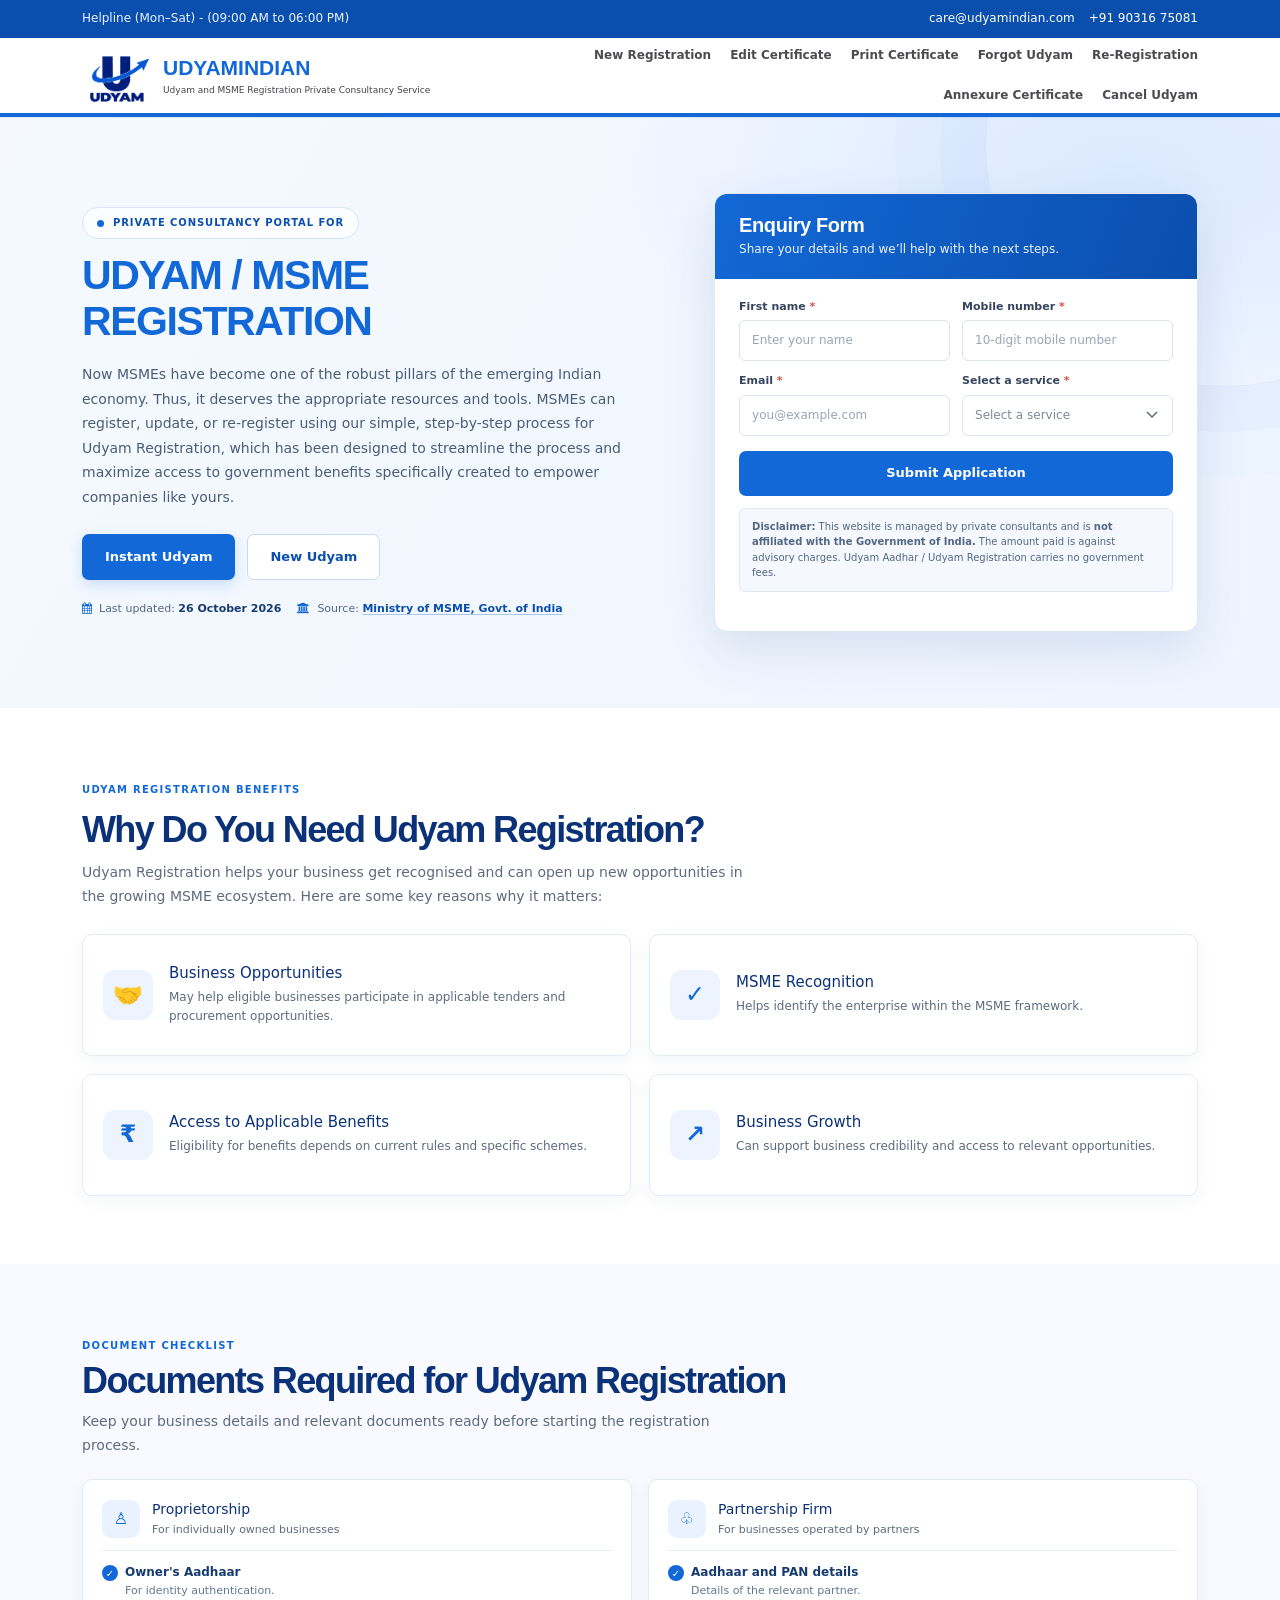
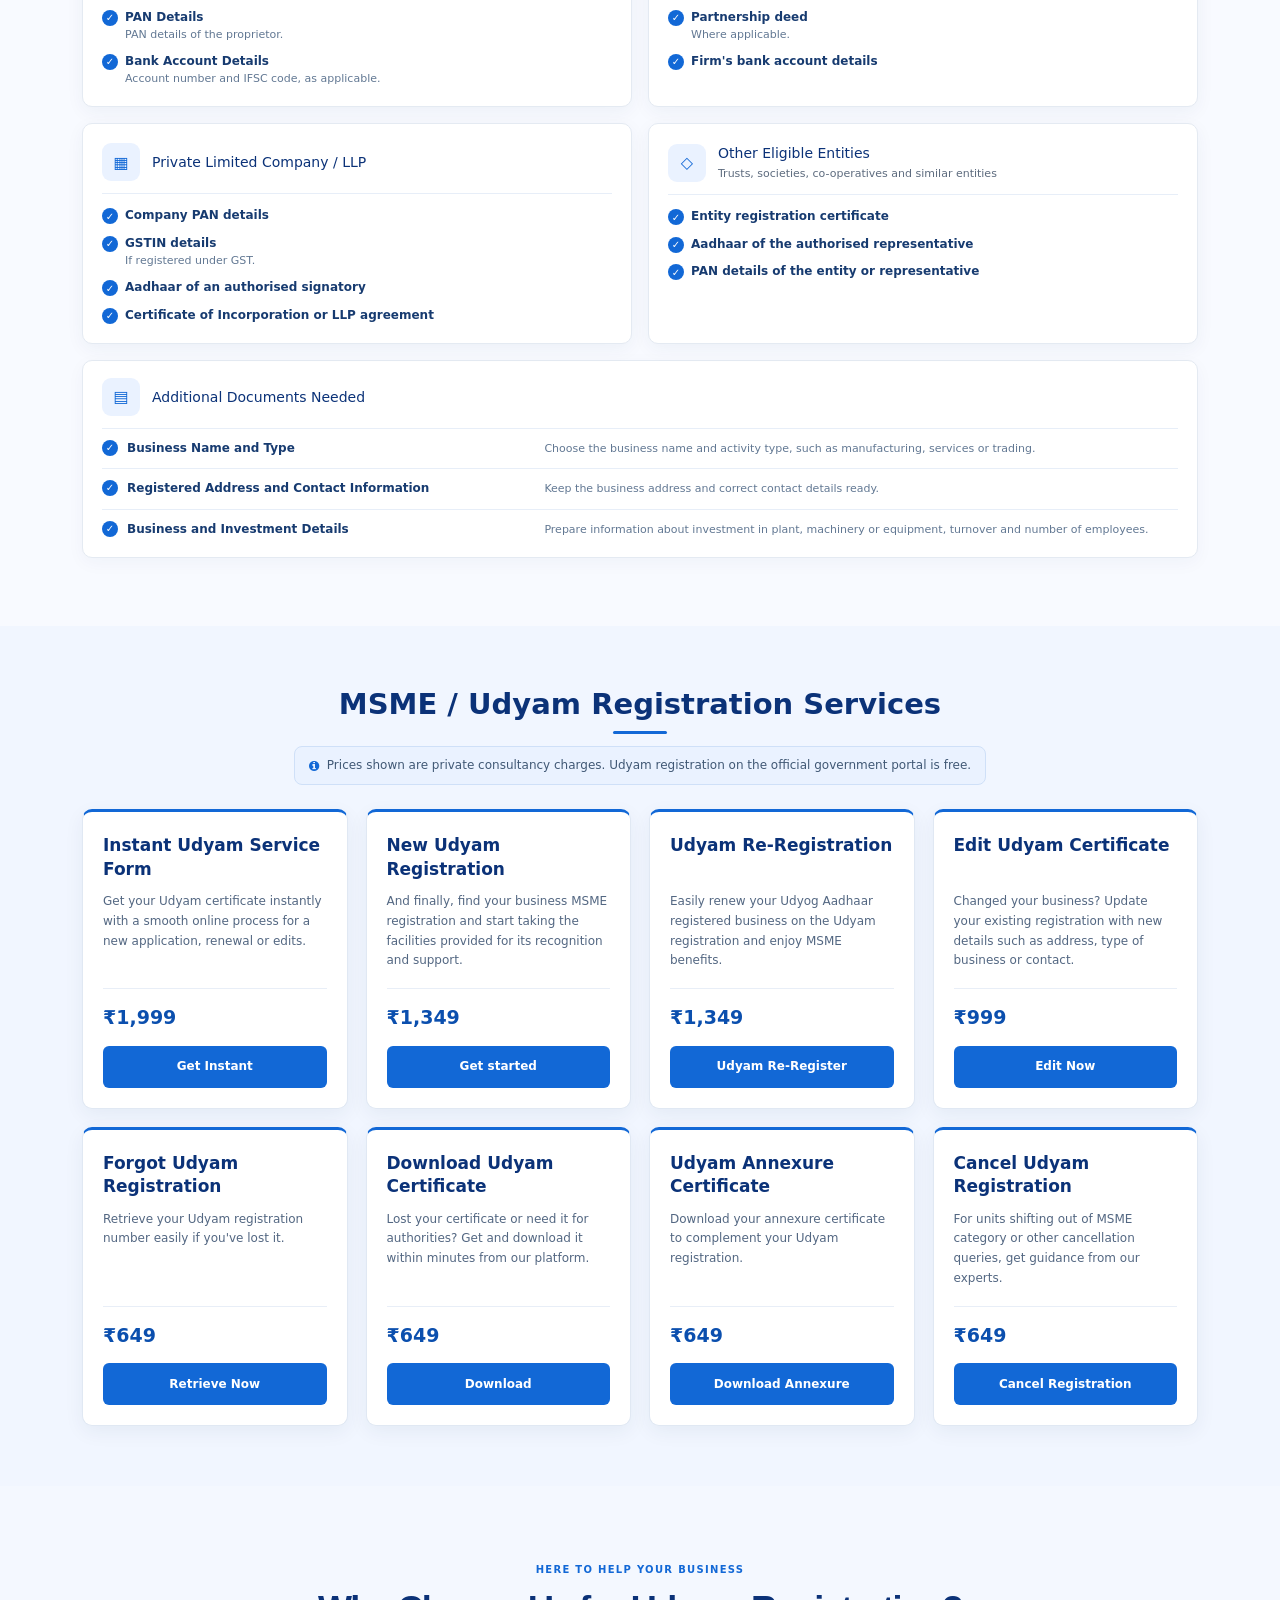
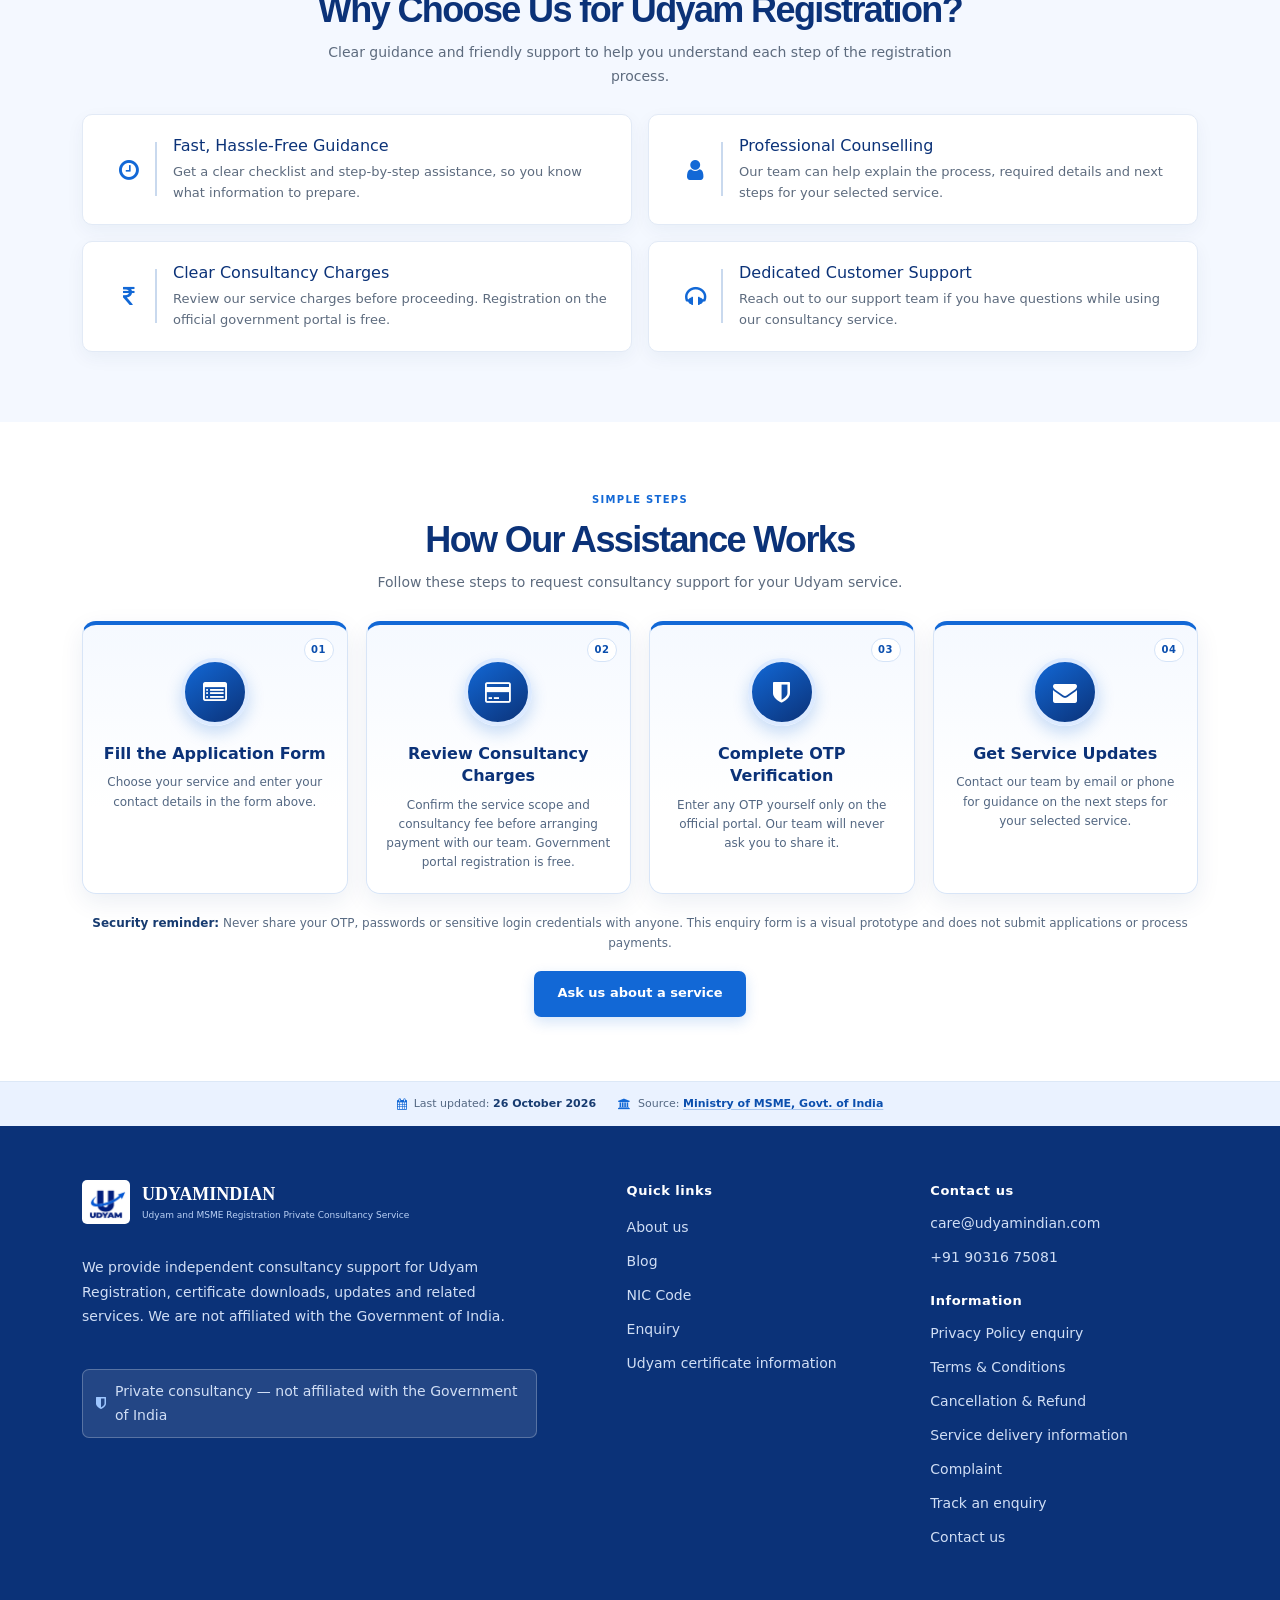
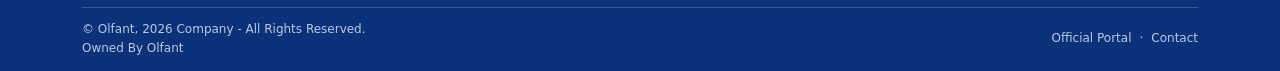
<file: index.html>
<!DOCTYPE html>
<html lang="en">
<head>
    <meta charset="UTF-8">
    <meta name="viewport" content="width=device-width, initial-scale=1">
    <meta name="theme-color" content="#1268d6">
    <meta name="description" content="Udyam Indian provides independent consultancy support for Udyam and MSME registration.">
    <title>Udyam Indian | MSME Registration Support</title>
    <link href="https://cdn.jsdelivr.net/npm/bootstrap@5.3.3/dist/css/bootstrap.min.css" rel="stylesheet" integrity="sha384-QWTKZyjpPEjISv5WaRU9OFeRpok6YctnYmDr5pNlyT2bRjXh0JMhjY6hW+ALEwIH" crossorigin="anonymous">
    <link rel="stylesheet" href="https://cdnjs.cloudflare.com/ajax/libs/font-awesome/4.7.0/css/font-awesome.min.css">
    <link rel="stylesheet" href="./style.css">
</head>
<body>
    <div class="topbar">
        <div class="container topbar-inner">
            <p class="helpline">Helpline (Mon–Sat) - (09:00 AM to 06:00 PM)</p>
            <div class="top-links">
                <a href="mailto:care@udyamindian.com">care@udyamindian.com</a>
                <a href="tel:+919031675081">+91 90316 75081</a>
            </div>
        </div>
    </div>

    <header class="header">
        <div class="container">
            <div class="brand-row">
                <a class="brand" href="./index.html" aria-label="Udyam Indian home">
                    <img class="brand-logo" src="udyam-logo.webp" alt="">
                    <span class="brand-copy"><strong>UDYAMINDIAN</strong><span>Udyam and MSME Registration Private Consultancy Service</span></span>
                </a>
                <button class="nav-toggle" type="button" aria-expanded="false" aria-controls="service-navigation">
                    <i class="fa fa-bars" aria-hidden="true"></i><i class="fa fa-times" aria-hidden="true"></i>
                </button>
            </div>
            <nav class="nav" id="service-navigation" aria-label="Main navigation">
                <div class="nav-links">
                    <a href="udyam-registration-online.html">New Registration</a>
                    <a href="#service-update">Edit Certificate</a>
                    <a href="#service-download">Print Certificate</a>
                    <a href="#service-forgot">Forgot Udyam</a>
                    <a href="#service-reregistration">Re-Registration</a>
                    <a href="#service-annexure">Annexure Certificate</a>
                    <a href="#service-cancel">Cancel Udyam</a>
                </div>
            </nav>
        </div>
    </header>

    <main>
        <div class="marquee"><p>UDYAM / MSME REGISTRATION &nbsp; • &nbsp; PRIVATE CONSULTANCY SERVICE</p></div>
        <section class="hero" id="home">
            <div class="container hero-grid">
                <div class="hero-copy">
                    <div class="eyebrow hero-eyebrow">PRIVATE CONSULTANCY PORTAL FOR</div>
                    <h1><span>UDYAM / MSME REGISTRATION</span></h1>
                    <p class="hero-intro">Now MSMEs have become one of the robust pillars of the emerging Indian economy. Thus, it deserves the appropriate resources and tools. MSMEs can register, update, or re-register using our simple, step-by-step process for Udyam Registration, which has been designed to streamline the process and maximize access to government benefits specifically created to empower companies like yours.</p>
                    <div class="hero-actions">
                        <a class="button button-primary" href="./instant-udyam.html">Instant Udyam</a>
                        <a class="button button-primary" href="#service-new">New Udyam</a>
                    </div>
                    <div class="hero-meta" aria-label="Registration information">
                        <span class="hero-meta-item"><i class="fa fa-calendar" aria-hidden="true"></i><span>Last updated: <strong><time datetime="2026-09-29">26 October 2026</time></strong></span></span>
                        <span class="hero-meta-item"><i class="fa fa-university" aria-hidden="true"></i><span>Source: <a href="https://udyamregistration.gov.in/" target="_blank" rel="noopener noreferrer">Ministry of MSME, Govt. of India</a></span></span>
                    </div>
                </div>

                <aside class="form-card" id="enquiry">
                    <div class="form-heading">
                        <h2>Enquiry Form</h2>
                        <p>Share your details and we’ll help with the next steps.</p>
                    </div>
                    <form id="enquiry-form">
                        <div class="field-row">
                            <div class="field">
                                <label for="name">First name <span>*</span></label>
                                <input id="name" name="name" type="text" maxlength="60" autocomplete="name" placeholder="Enter your name" required>
                            </div>
                            <div class="field">
                                <label for="phone">Mobile number <span>*</span></label>
                                <input id="phone" name="phone" type="tel" inputmode="tel" autocomplete="tel" placeholder="10-digit mobile number" required>
                            </div>
                        </div>
                        <div class="field-row">
                            <div class="field">
                                <label for="email">Email <span>*</span></label>
                                <input id="email" name="email" type="email" autocomplete="email" placeholder="you@example.com" required>
                            </div>
                            <div class="field">
                                <label for="service">Select a service <span>*</span></label>
                                <select id="service" name="service" required>
                                    <option value="" selected disabled>Select a service</option>
                                    <option value="instant-udyam">Instant Udyam Service</option>
                                    <option value="new-registration">New Udyam Registration</option>
                                    <option value="re-registration">Udyam Re-Registration</option>
                                    <option value="certificate-update">Update Udyam Certificate</option>
                                    <option value="forgot-registration">Forgot Udyam Registration</option>
                                    <option value="certificate-download">Download Udyam Certificate</option>
                                    <option value="annexure-certificate">Udyam Annexure Certificate</option>
                                    <option value="cancel-udyam">Cancel Udyam</option>
                                </select>
                            </div>
                        </div>
                        <button class="button button-submit" type="submit">Submit Application</button>
                        <p class="form-disclaimer"><strong>Disclaimer:</strong> This website is managed by private consultants and is <strong>not affiliated with the Government of India.</strong> The amount paid is against advisory charges. Udyam Aadhar / Udyam Registration carries no government fees.</p>
                        <p class="form-status" id="form-status" aria-live="polite"></p>
                    </form>
                </aside>
            </div>
        </section>

        <section class="section" id="benefits">
            <div class="container">
                <div class="section-heading">
                    <span class="eyebrow">UDYAM REGISTRATION BENEFITS</span>
                    <h2>Why Do You Need Udyam Registration?</h2>
                    <p>Udyam Registration helps your business get recognised and can open up new opportunities in the growing MSME ecosystem. Here are some key reasons why it matters:</p>
                </div>
                <div class="benefit-grid">
                    <article class="benefit-card"><span class="benefit-icon" aria-hidden="true">🤝</span><div><h3>Business Opportunities</h3><p>May help eligible businesses participate in applicable tenders and procurement opportunities.</p></div></article>
                    <article class="benefit-card"><span class="benefit-icon" aria-hidden="true">✓</span><div><h3>MSME Recognition</h3><p>Helps identify the enterprise within the MSME framework.</p></div></article>
                    <article class="benefit-card"><span class="benefit-icon" aria-hidden="true">₹</span><div><h3>Access to Applicable Benefits</h3><p>Eligibility for benefits depends on current rules and specific schemes.</p></div></article>
                    <article class="benefit-card"><span class="benefit-icon" aria-hidden="true">↗</span><div><h3>Business Growth</h3><p>Can support business credibility and access to relevant opportunities.</p></div></article>
                </div>
            </div>
        </section>

        <section class="section documents-section" id="documents">
            <div class="container">
                <div class="section-heading documents-heading">
                    <span class="eyebrow">DOCUMENT CHECKLIST</span>
                    <h2>Documents Required for Udyam Registration</h2>
                    <p>Keep your business details and relevant documents ready before starting the registration process.</p>
                </div>
                <div class="document-grid">
                    <article class="document-card">
                        <div class="document-card-heading">
                            <span class="document-icon" aria-hidden="true">♙</span>
                            <div><h3>Proprietorship</h3><p>For individually owned businesses</p></div>
                        </div>
                        <ul class="document-list">
                            <li><strong>Owner's Aadhaar</strong><span>For identity authentication.</span></li>
                            <li><strong>PAN Details</strong><span>PAN details of the proprietor.</span></li>
                            <li><strong>Bank Account Details</strong><span>Account number and IFSC code, as applicable.</span></li>
                        </ul>
                    </article>
                    <article class="document-card">
                        <div class="document-card-heading">
                            <span class="document-icon" aria-hidden="true">♧</span>
                            <div><h3>Partnership Firm</h3><p>For businesses operated by partners</p></div>
                        </div>
                        <ul class="document-list">
                            <li><strong>Aadhaar and PAN details</strong><span>Details of the relevant partner.</span></li>
                            <li><strong>Partnership deed</strong><span>Where applicable.</span></li>
                            <li><strong>Firm's bank account details</strong></li>
                        </ul>
                    </article>
                    <article class="document-card">
                        <div class="document-card-heading">
                            <span class="document-icon" aria-hidden="true">▦</span>
                            <div><h3>Private Limited Company / LLP</h3></div>
                        </div>
                        <ul class="document-list">
                            <li><strong>Company PAN details</strong></li>
                            <li><strong>GSTIN details</strong><span>If registered under GST.</span></li>
                            <li><strong>Aadhaar of an authorised signatory</strong></li>
                            <li><strong>Certificate of Incorporation or LLP agreement</strong></li>
                        </ul>
                    </article>
                    <article class="document-card">
                        <div class="document-card-heading">
                            <span class="document-icon" aria-hidden="true">◇</span>
                            <div><h3>Other Eligible Entities</h3><p>Trusts, societies, co-operatives and similar entities</p></div>
                        </div>
                        <ul class="document-list">
                            <li><strong>Entity registration certificate</strong></li>
                            <li><strong>Aadhaar of the authorised representative</strong></li>
                            <li><strong>PAN details of the entity or representative</strong></li>
                        </ul>
                    </article>
                </div>
                <div class="additional-documents">
                    <div class="additional-heading">
                        <span class="document-icon" aria-hidden="true">▤</span>
                        <h3>Additional Documents Needed</h3>
                    </div>
                    <ul class="additional-list">
                        <li class="additional-row"><strong>Business Name and Type</strong><span>Choose the business name and activity type, such as manufacturing, services or trading.</span></li>
                        <li class="additional-row"><strong>Registered Address and Contact Information</strong><span>Keep the business address and correct contact details ready.</span></li>
                        <li class="additional-row"><strong>Business and Investment Details</strong><span>Prepare information about investment in plant, machinery or equipment, turnover and number of employees.</span></li>
                    </ul>
                </div>
            </div>
        </section>

        <section class="section services-section" id="services">
            <div class="container">
                <h2 class="services-title">MSME / Udyam Registration Services</h2>
                <p class="services-disclaimer" id="service-fees"><i class="fa fa-info-circle" aria-hidden="true"></i><span>Prices shown are private consultancy charges. Udyam registration on the official government portal is free.</span></p>
                <div class="service-grid">
                    <article class="service-card" id="service-instant">
                        <h3>Instant Udyam Service Form</h3>
                        <p>Get your Udyam certificate instantly with a smooth online process for a new application, renewal or edits.</p>
                        <strong class="service-price">₹1,999</strong>
                        <a class="service-cta" href="#enquiry" data-service="instant-udyam">Get Instant</a>
                    </article>
                    <article class="service-card" id="service-new">
                        <h3>New Udyam Registration</h3>
                        <p>And finally, find your business MSME registration and start taking the facilities provided for its recognition and support.</p>
                        <strong class="service-price">₹1,349</strong>
                        <a class="service-cta" href="#enquiry" data-service="new-registration">Get started</a>
                    </article>
                    <article class="service-card" id="service-reregistration">
                        <h3>Udyam Re-Registration</h3>
                        <p>Easily renew your Udyog Aadhaar registered business on the Udyam registration and enjoy MSME benefits.</p>
                        <strong class="service-price">₹1,349</strong>
                        <a class="service-cta" href="#enquiry" data-service="re-registration">Udyam Re-Register</a>
                    </article>
                    <article class="service-card" id="service-update">
                        <h3>Edit Udyam Certificate</h3>
                        <p>Changed your business? Update your existing registration with new details such as address, type of business or contact.</p>
                        <strong class="service-price">₹999</strong>
                        <a class="service-cta" href="#enquiry" data-service="certificate-update">Edit Now</a>
                    </article>
                    <article class="service-card" id="service-forgot">
                        <h3>Forgot Udyam Registration</h3>
                        <p>Retrieve your Udyam registration number easily if you've lost it.</p>
                        <strong class="service-price">₹649</strong>
                        <a class="service-cta" href="#enquiry" data-service="forgot-registration">Retrieve Now</a>
                    </article>
                    <article class="service-card" id="service-download">
                        <h3>Download Udyam Certificate</h3>
                        <p>Lost your certificate or need it for authorities? Get and download it within minutes from our platform.</p>
                        <strong class="service-price">₹649</strong>
                        <a class="service-cta" href="#enquiry" data-service="certificate-download">Download</a>
                    </article>
                    <article class="service-card" id="service-annexure">
                        <h3>Udyam Annexure Certificate</h3>
                        <p>Download your annexure certificate to complement your Udyam registration.</p>
                        <strong class="service-price">₹649</strong>
                        <a class="service-cta" href="#enquiry" data-service="annexure-certificate">Download Annexure</a>
                    </article>
                    <article class="service-card" id="service-cancel">
                        <h3>Cancel Udyam Registration</h3>
                        <p>For units shifting out of MSME category or other cancellation queries, get guidance from our experts.</p>
                        <strong class="service-price">₹649</strong>
                        <a class="service-cta" href="#enquiry" data-service="cancel-udyam">Cancel Registration</a>
                    </article>
                </div>
            </div>
        </section>

        <section class="closing-content-section" id="why-choose-us">
            <div class="container">
                <div class="section-heading">
                    <span class="eyebrow">HERE TO HELP YOUR BUSINESS</span>
                    <h2>Why Choose Us for Udyam Registration?</h2>
                    <p>Clear guidance and friendly support to help you understand each step of the registration process.</p>
                </div>
                <div class="why-choose-grid">
                    <article class="why-choose-card">
                        <span class="why-choose-icon"><i class="fa fa-clock-o" aria-hidden="true"></i></span>
                        <div><h3>Fast, Hassle-Free Guidance</h3><p>Get a clear checklist and step-by-step assistance, so you know what information to prepare.</p></div>
                    </article>
                    <article class="why-choose-card">
                        <span class="why-choose-icon"><i class="fa fa-user" aria-hidden="true"></i></span>
                        <div><h3>Professional Counselling</h3><p>Our team can help explain the process, required details and next steps for your selected service.</p></div>
                    </article>
                    <article class="why-choose-card">
                        <span class="why-choose-icon"><i class="fa fa-inr" aria-hidden="true"></i></span>
                        <div><h3>Clear Consultancy Charges</h3><p>Review our service charges before proceeding. Registration on the official government portal is free.</p></div>
                    </article>
                    <article class="why-choose-card">
                        <span class="why-choose-icon"><i class="fa fa-headphones" aria-hidden="true"></i></span>
                        <div><h3>Dedicated Customer Support</h3><p>Reach out to our support team if you have questions while using our consultancy service.</p></div>
                    </article>
                </div>
            </div>
        </section>

    </main>

    <section class="application-process" id="process">
        <div class="container">
            <div class="section-heading">
                <span class="eyebrow">SIMPLE STEPS</span>
                <h2>How Our Assistance Works</h2>
                <p>Follow these steps to request consultancy support for your Udyam service.</p>
            </div>
            <ol class="application-steps">
                <li class="application-step">
                    <span class="application-step-icon"><i class="fa fa-list-alt" aria-hidden="true"></i></span>
                    <h3>Fill the Application Form</h3>
                    <p>Choose your service and enter your contact details in the form above.</p>
                </li>
                <li class="application-step">
                    <span class="application-step-icon"><i class="fa fa-credit-card" aria-hidden="true"></i></span>
                    <h3>Review Consultancy Charges</h3>
                    <p>Confirm the service scope and consultancy fee before arranging payment with our team. Government portal registration is free.</p>
                </li>
                <li class="application-step">
                    <span class="application-step-icon"><i class="fa fa-shield" aria-hidden="true"></i></span>
                    <h3>Complete OTP Verification</h3>
                    <p>Enter any OTP yourself only on the official portal. Our team will never ask you to share it.</p>
                </li>
                <li class="application-step">
                    <span class="application-step-icon"><i class="fa fa-envelope" aria-hidden="true"></i></span>
                    <h3>Get Service Updates</h3>
                    <p>Contact our team by email or phone for guidance on the next steps for your selected service.</p>
                </li>
            </ol>
            <p class="process-safety-note"><strong>Security reminder:</strong> Never share your OTP, passwords or sensitive login credentials with anyone. This enquiry form is a visual prototype and does not submit applications or process payments.</p>
            <div class="process-cta"><a class="button button-primary" href="#enquiry">Ask us about a service</a></div>
        </div>
    </section>

    <section class="footer-source-note" aria-label="Registration information source">
        <div class="container footer-source-note-inner">
            <span class="footer-source-note-item"><i class="fa fa-calendar" aria-hidden="true"></i><span>Last updated: <strong><time datetime="2026-10-26">26 October 2026</time></strong></span></span>
            <span class="footer-source-note-item"><i class="fa fa-university" aria-hidden="true"></i><span>Source: <a href="https://udyamregistration.gov.in/" target="_blank" rel="noopener noreferrer">Ministry of MSME, Govt. of India</a></span></span>
        </div>
    </section>

    <footer class="footer" id="contact">
        <div class="container">
            <div class="footer-grid">
                <div class="footer-about">
                    <a class="footer-brand" href="#home"><img class="brand-logo" src="udyam-logo.webp" alt=""><span class="brand-copy"><strong>UDYAMINDIAN</strong><span>Udyam and MSME Registration Private Consultancy Service</span></span></a>
                    <p>We provide independent consultancy support for Udyam Registration, certificate downloads, updates and related services. We are not affiliated with the Government of India.</p>
                    <p class="footer-disclaimer"><i class="fa fa-shield" aria-hidden="true"></i><span>Private consultancy — not affiliated with the Government of India</span></p>
                </div>
                <div class="footer-quick-links">
                    <h2>Quick links</h2>
                    <a href="./about-us.html">About us</a>
                    <a href="#blog">Blog</a>
                    <a href="https://udyamregistration.gov.in/" target="_blank" rel="noopener noreferrer">NIC Code</a>
                    <a href="#enquiry">Enquiry</a>
                    <a href="https://udyamregistration.gov.in/" target="_blank" rel="noopener noreferrer">Udyam certificate information</a>
                </div>
                <div class="footer-contact">
                    <div class="footer-contact-group">
                        <h2>Contact us</h2>
                        <a href="mailto:care@udyamindian.com">care@udyamindian.com</a>
                        <a href="tel:+919031675081">+91 90316 75081</a>
                    </div>
                    <div class="footer-contact-group">
                        <h2>Information</h2>
                        <a href="mailto:care@udyamindian.com?subject=Privacy%20Policy%20Enquiry">Privacy Policy enquiry</a>
                        <a href="#service-fees">Terms & Conditions</a>
                        <a href="#documents">Cancellation & Refund</a>
                        <a href="#services">Service delivery information</a>
                        <a href="mailto:care@udyamindian.com?subject=Complaint">Complaint</a>
                        <a href="mailto:care@udyamindian.com?subject=Application%20Status%20Enquiry">Track an enquiry</a>
                        <a href="#enquiry">Contact us</a>
                    </div>
                </div>
            </div>
            <div class="footer-bottom">
                <div>
                    <p>&copy; <a href="https://olfant.com/" target="_blank" rel="noopener noreferrer">Olfant</a>, 2026 Company - All Rights Reserved.</p>
                    <p>Owned By Olfant</p>
                </div>
                <div class="footer-bottom-links">
                    <a href="https://udyamregistration.gov.in/" target="_blank" rel="noopener noreferrer">Official Portal</a>
                    <span aria-hidden="true">·</span>
                    <a href="mailto:care@udyamindian.com">Contact</a>
                </div>
            </div>
        </div>
    </footer>
    <script src="./app.js"></script>
</body>
</html>
</file>
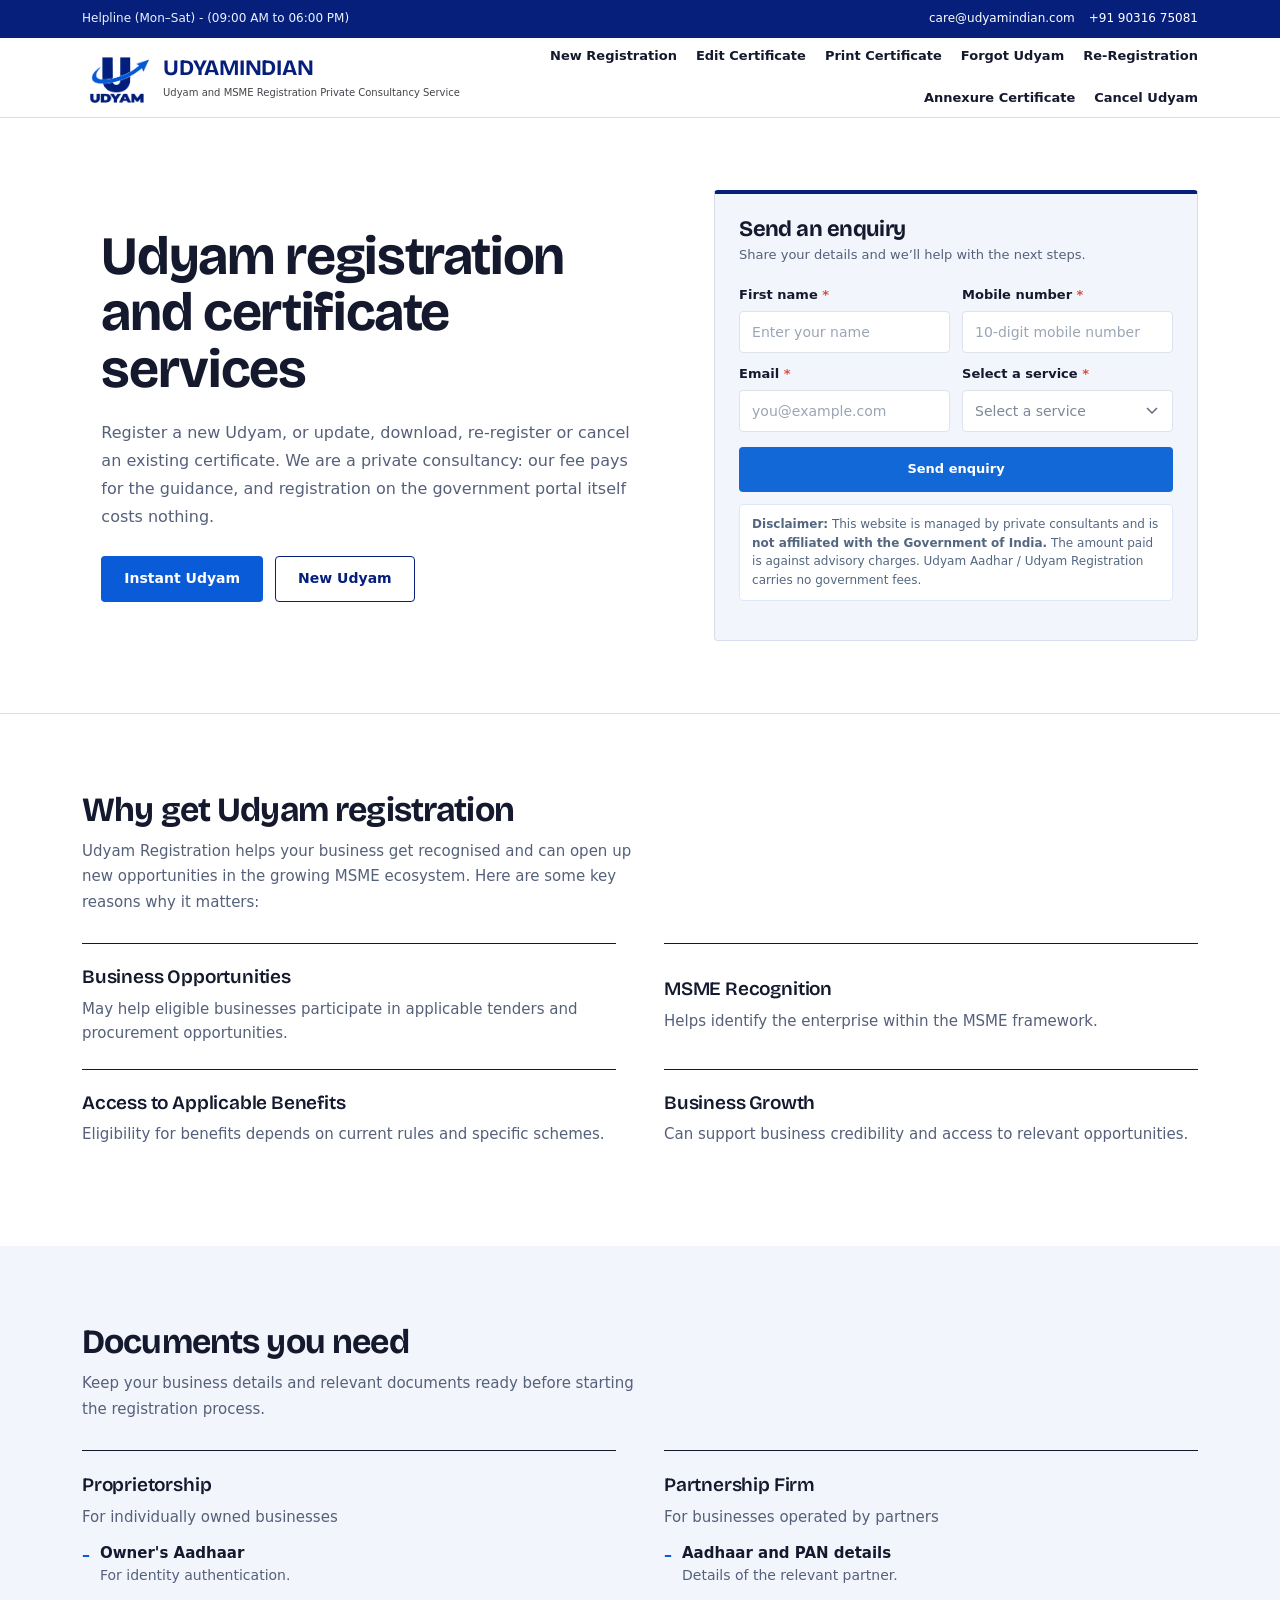
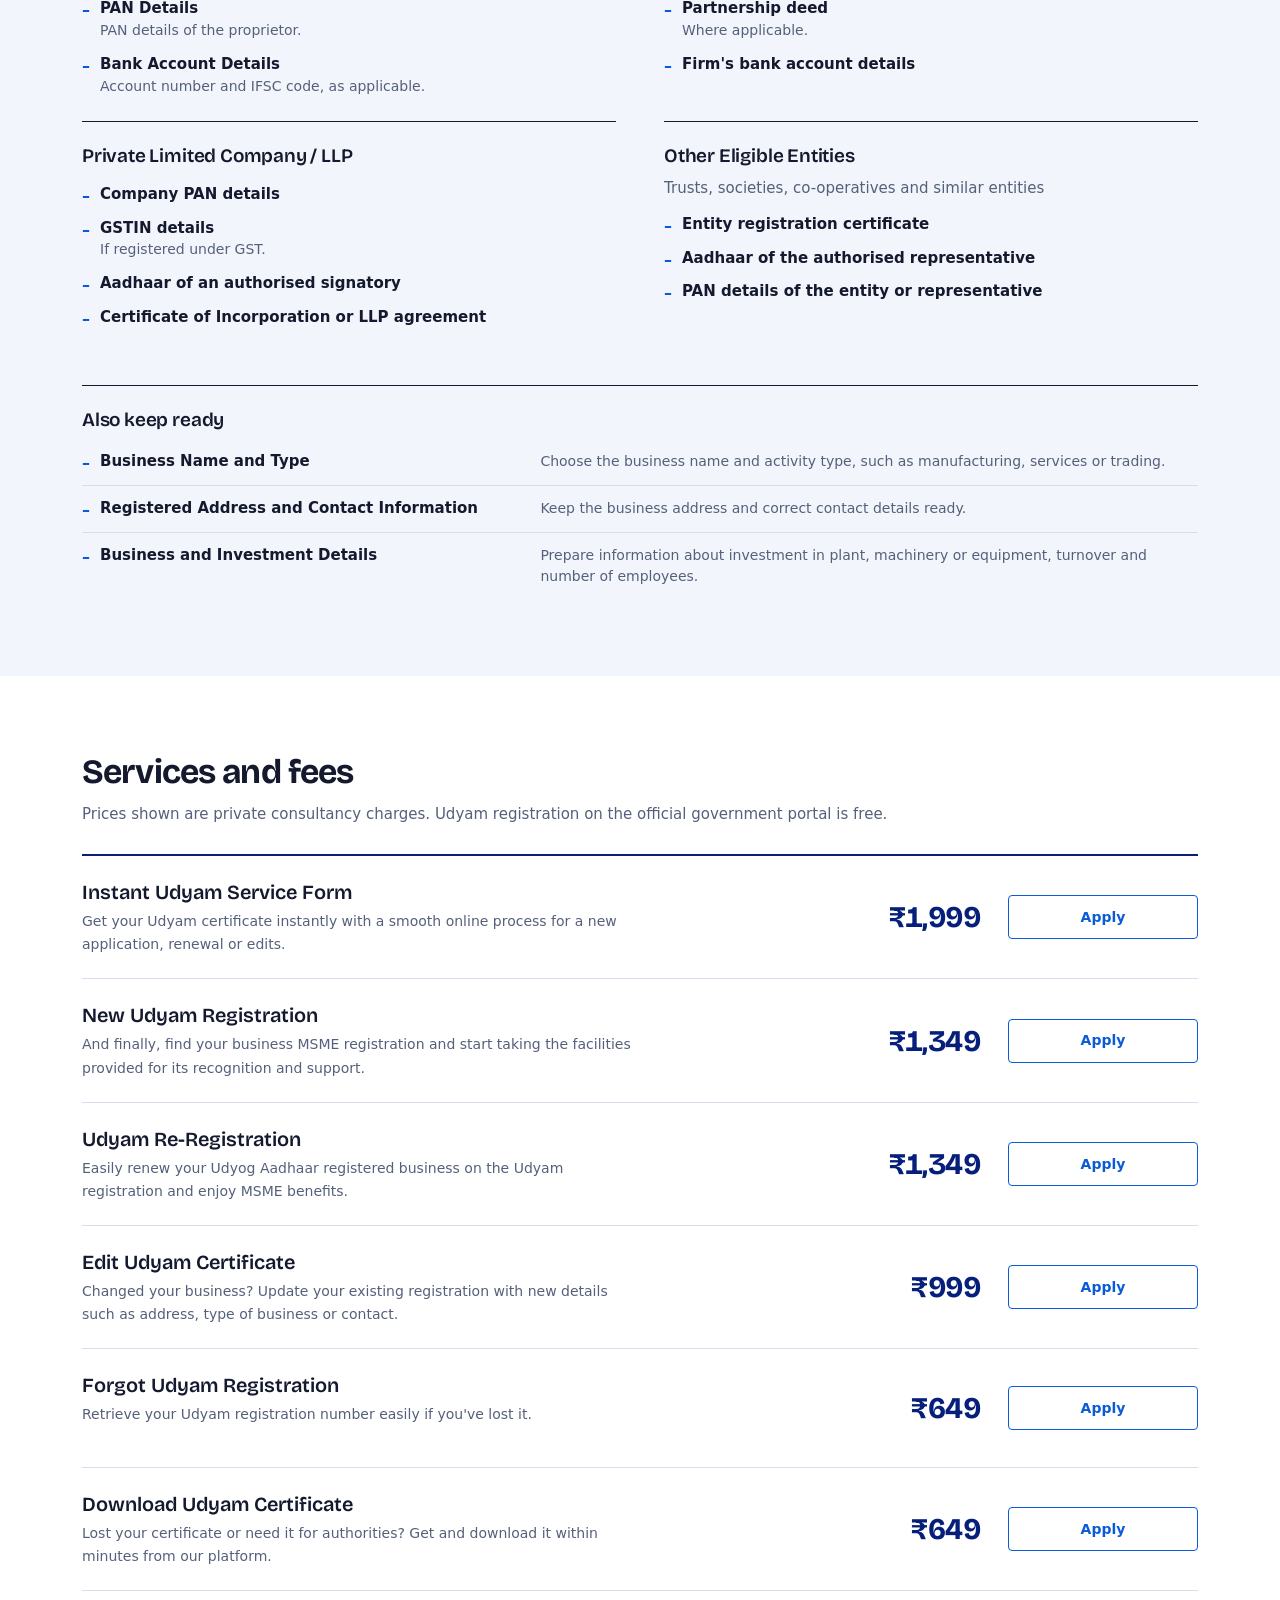
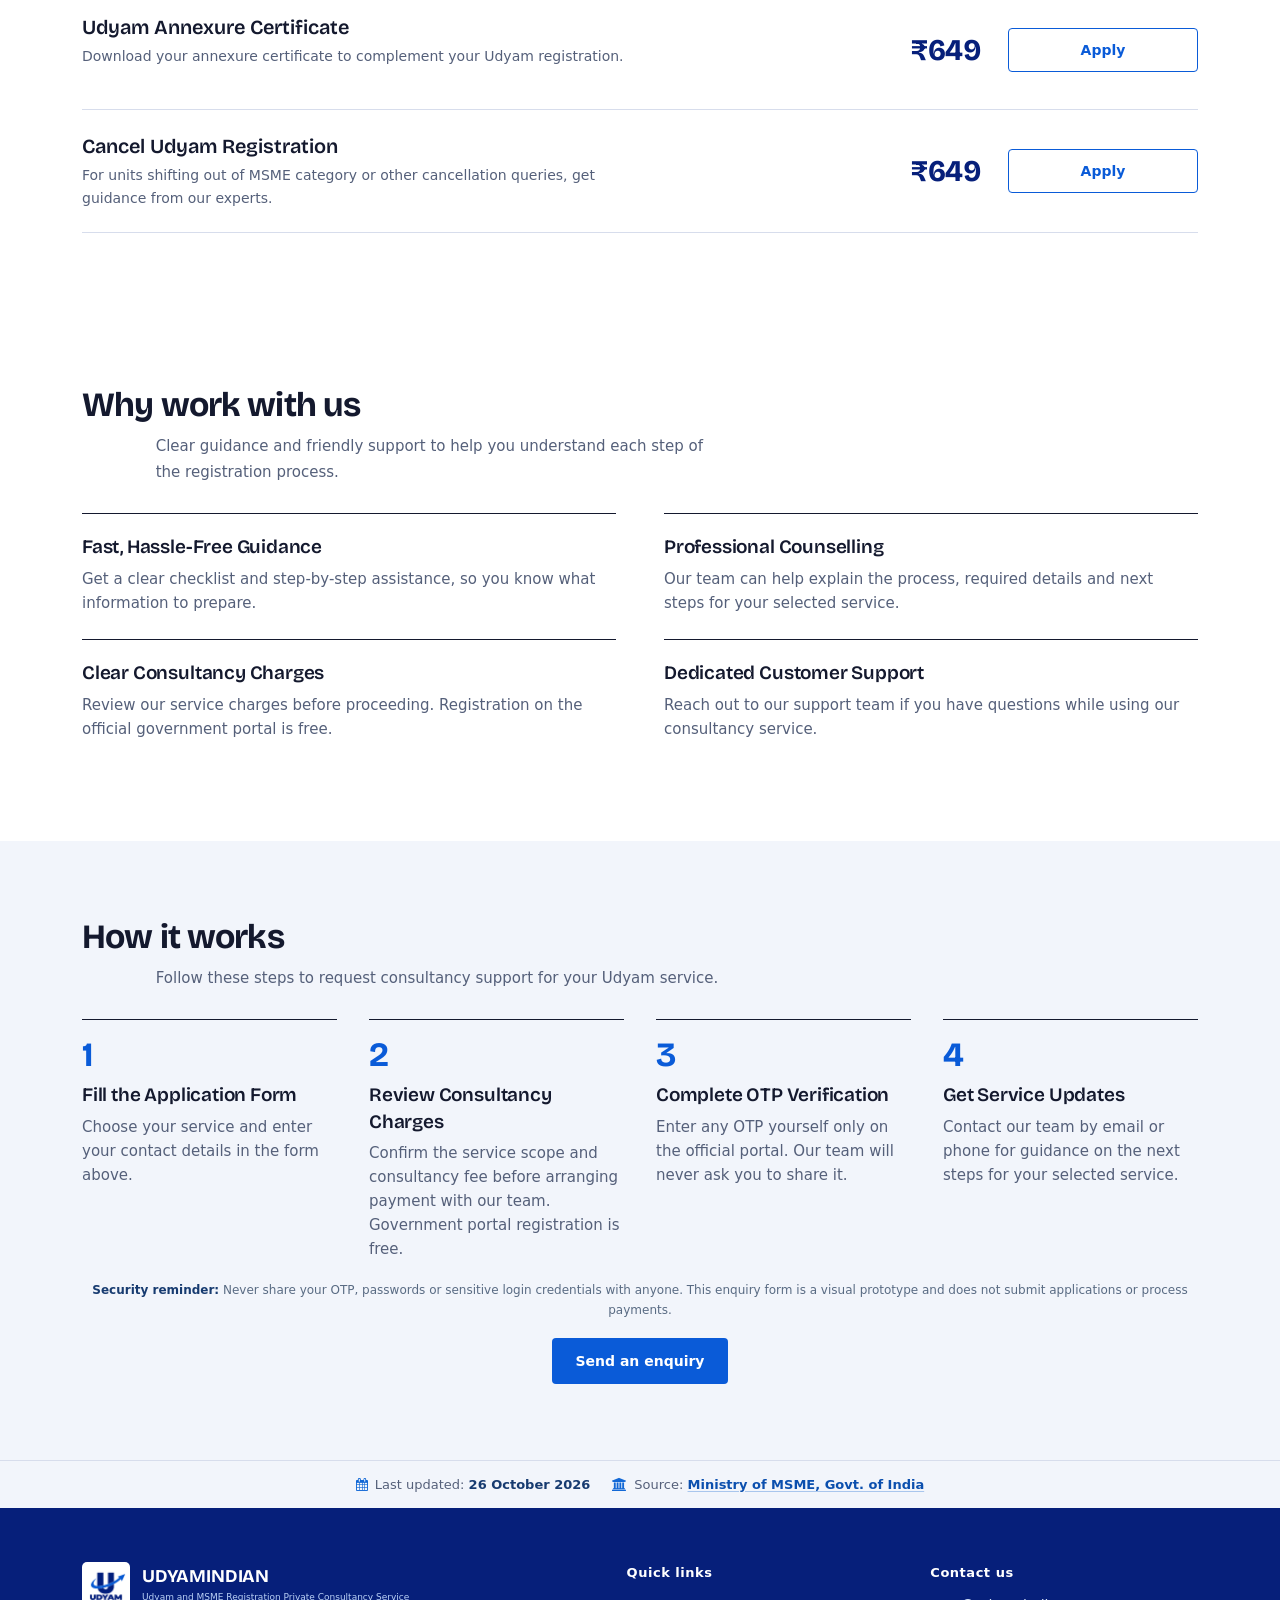
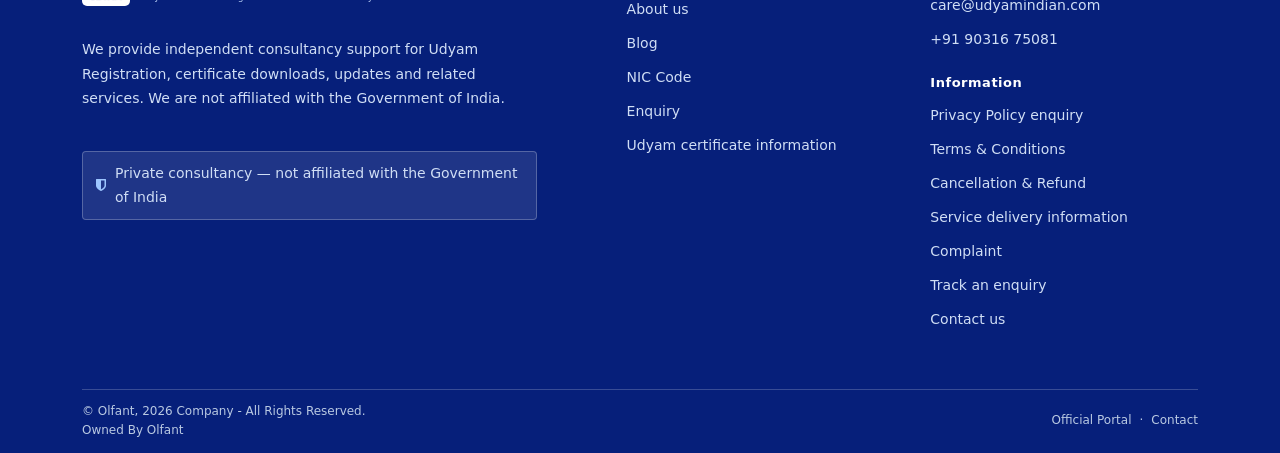
<file: v2/index.html>
<!DOCTYPE html>
<html lang="en">
<head>
    <meta charset="UTF-8">
    <meta name="viewport" content="width=device-width, initial-scale=1">
    <meta name="theme-color" content="#1268d6">
    <meta name="description" content="Udyam Indian provides independent consultancy support for Udyam and MSME registration.">
    <title>Udyam Indian | MSME Registration Support</title>
    <link href="https://cdn.jsdelivr.net/npm/bootstrap@5.3.3/dist/css/bootstrap.min.css" rel="stylesheet" integrity="sha384-QWTKZyjpPEjISv5WaRU9OFeRpok6YctnYmDr5pNlyT2bRjXh0JMhjY6hW+ALEwIH" crossorigin="anonymous">
    <link rel="stylesheet" href="https://cdnjs.cloudflare.com/ajax/libs/font-awesome/4.7.0/css/font-awesome.min.css">
    <link rel="preconnect" href="https://fonts.googleapis.com">
    <link rel="preconnect" href="https://fonts.gstatic.com" crossorigin>
    <link href="https://fonts.googleapis.com/css2?family=Bricolage+Grotesque:opsz,wght@12..96,600;12..96,700&family=Public+Sans:wght@400;500;600;700&display=swap" rel="stylesheet">
    <link rel="stylesheet" href="./style.css">
    <link rel="stylesheet" href="./style-v2.css">
</head>
<body>
    <div class="topbar">
        <div class="container topbar-inner">
            <p class="helpline">Helpline (Mon–Sat) - (09:00 AM to 06:00 PM)</p>
            <div class="top-links">
                <a href="mailto:care@udyamindian.com">care@udyamindian.com</a>
                <a href="tel:+919031675081">+91 90316 75081</a>
            </div>
        </div>
    </div>

    <header class="header">
        <div class="container">
            <div class="brand-row">
                <a class="brand" href="./index.html" aria-label="Udyam Indian home">
                    <img class="brand-logo" src="udyam-logo.webp" alt="">
                    <span class="brand-copy"><strong>UDYAMINDIAN</strong><span>Udyam and MSME Registration Private Consultancy Service</span></span>
                </a>
                <button class="nav-toggle" type="button" aria-expanded="false" aria-controls="service-navigation">
                    <i class="fa fa-bars" aria-hidden="true"></i><i class="fa fa-times" aria-hidden="true"></i>
                </button>
            </div>
            <nav class="nav" id="service-navigation" aria-label="Main navigation">
                <div class="nav-links">
                    <a href="udyam-registration-online.html">New Registration</a>
                    <a href="#service-update">Edit Certificate</a>
                    <a href="#service-download">Print Certificate</a>
                    <a href="#service-forgot">Forgot Udyam</a>
                    <a href="#service-reregistration">Re-Registration</a>
                    <a href="#service-annexure">Annexure Certificate</a>
                    <a href="#service-cancel">Cancel Udyam</a>
                </div>
            </nav>
        </div>
    </header>

    <main>
        <section class="hero" id="home">
            <div class="container hero-grid">
                <div class="hero-copy">
                    <h1>Udyam registration and certificate services</h1>
                    <p class="hero-intro">Register a new Udyam, or update, download, re-register or cancel an existing certificate. We are a private consultancy: our fee pays for the guidance, and registration on the government portal itself costs nothing.</p>
                    <div class="hero-actions">
                        <a class="button button-primary" href="./instant-udyam.html">Instant Udyam</a>
                        <a class="button button-primary" href="#service-new">New Udyam</a>
                    </div>
                </div>

                <aside class="form-card" id="enquiry">
                    <div class="form-heading">
                        <h2>Send an enquiry</h2>
                        <p>Share your details and we’ll help with the next steps.</p>
                    </div>
                    <form id="enquiry-form">
                        <div class="field-row">
                            <div class="field">
                                <label for="name">First name <span>*</span></label>
                                <input id="name" name="name" type="text" maxlength="60" autocomplete="name" placeholder="Enter your name" required>
                            </div>
                            <div class="field">
                                <label for="phone">Mobile number <span>*</span></label>
                                <input id="phone" name="phone" type="tel" inputmode="tel" autocomplete="tel" placeholder="10-digit mobile number" required>
                            </div>
                        </div>
                        <div class="field-row">
                            <div class="field">
                                <label for="email">Email <span>*</span></label>
                                <input id="email" name="email" type="email" autocomplete="email" placeholder="you@example.com" required>
                            </div>
                            <div class="field">
                                <label for="service">Select a service <span>*</span></label>
                                <select id="service" name="service" required>
                                    <option value="" selected disabled>Select a service</option>
                                    <option value="instant-udyam">Instant Udyam Service</option>
                                    <option value="new-registration">New Udyam Registration</option>
                                    <option value="re-registration">Udyam Re-Registration</option>
                                    <option value="certificate-update">Update Udyam Certificate</option>
                                    <option value="forgot-registration">Forgot Udyam Registration</option>
                                    <option value="certificate-download">Download Udyam Certificate</option>
                                    <option value="annexure-certificate">Udyam Annexure Certificate</option>
                                    <option value="cancel-udyam">Cancel Udyam</option>
                                </select>
                            </div>
                        </div>
                        <button class="button button-submit" type="submit">Send enquiry</button>
                        <p class="form-disclaimer"><strong>Disclaimer:</strong> This website is managed by private consultants and is <strong>not affiliated with the Government of India.</strong> The amount paid is against advisory charges. Udyam Aadhar / Udyam Registration carries no government fees.</p>
                        <p class="form-status" id="form-status" aria-live="polite"></p>
                    </form>
                </aside>
            </div>
        </section>

        <section class="section" id="benefits">
            <div class="container">
                <div class="section-heading">
                    <h2>Why get Udyam registration</h2>
                    <p>Udyam Registration helps your business get recognised and can open up new opportunities in the growing MSME ecosystem. Here are some key reasons why it matters:</p>
                </div>
                <div class="benefit-grid">
                    <article class="benefit-card"><div><h3>Business Opportunities</h3><p>May help eligible businesses participate in applicable tenders and procurement opportunities.</p></div></article>
                    <article class="benefit-card"><div><h3>MSME Recognition</h3><p>Helps identify the enterprise within the MSME framework.</p></div></article>
                    <article class="benefit-card"><div><h3>Access to Applicable Benefits</h3><p>Eligibility for benefits depends on current rules and specific schemes.</p></div></article>
                    <article class="benefit-card"><div><h3>Business Growth</h3><p>Can support business credibility and access to relevant opportunities.</p></div></article>
                </div>
            </div>
        </section>

        <section class="section documents-section" id="documents">
            <div class="container">
                <div class="section-heading documents-heading">
                    <h2>Documents you need</h2>
                    <p>Keep your business details and relevant documents ready before starting the registration process.</p>
                </div>
                <div class="document-grid">
                    <article class="document-card">
                        <div class="document-card-heading">
                            <div><h3>Proprietorship</h3><p>For individually owned businesses</p></div>
                        </div>
                        <ul class="document-list">
                            <li><strong>Owner's Aadhaar</strong><span>For identity authentication.</span></li>
                            <li><strong>PAN Details</strong><span>PAN details of the proprietor.</span></li>
                            <li><strong>Bank Account Details</strong><span>Account number and IFSC code, as applicable.</span></li>
                        </ul>
                    </article>
                    <article class="document-card">
                        <div class="document-card-heading">
                            <div><h3>Partnership Firm</h3><p>For businesses operated by partners</p></div>
                        </div>
                        <ul class="document-list">
                            <li><strong>Aadhaar and PAN details</strong><span>Details of the relevant partner.</span></li>
                            <li><strong>Partnership deed</strong><span>Where applicable.</span></li>
                            <li><strong>Firm's bank account details</strong></li>
                        </ul>
                    </article>
                    <article class="document-card">
                        <div class="document-card-heading">
                            <div><h3>Private Limited Company / LLP</h3></div>
                        </div>
                        <ul class="document-list">
                            <li><strong>Company PAN details</strong></li>
                            <li><strong>GSTIN details</strong><span>If registered under GST.</span></li>
                            <li><strong>Aadhaar of an authorised signatory</strong></li>
                            <li><strong>Certificate of Incorporation or LLP agreement</strong></li>
                        </ul>
                    </article>
                    <article class="document-card">
                        <div class="document-card-heading">
                            <div><h3>Other Eligible Entities</h3><p>Trusts, societies, co-operatives and similar entities</p></div>
                        </div>
                        <ul class="document-list">
                            <li><strong>Entity registration certificate</strong></li>
                            <li><strong>Aadhaar of the authorised representative</strong></li>
                            <li><strong>PAN details of the entity or representative</strong></li>
                        </ul>
                    </article>
                </div>
                <div class="additional-documents">
                    <div class="additional-heading">
                        <h3>Also keep ready</h3>
                    </div>
                    <ul class="additional-list">
                        <li class="additional-row"><strong>Business Name and Type</strong><span>Choose the business name and activity type, such as manufacturing, services or trading.</span></li>
                        <li class="additional-row"><strong>Registered Address and Contact Information</strong><span>Keep the business address and correct contact details ready.</span></li>
                        <li class="additional-row"><strong>Business and Investment Details</strong><span>Prepare information about investment in plant, machinery or equipment, turnover and number of employees.</span></li>
                    </ul>
                </div>
            </div>
        </section>

        <section class="section services-section" id="services">
            <div class="container">
                <h2 class="services-title">Services and fees</h2>
                <p class="services-disclaimer" id="service-fees"><span>Prices shown are private consultancy charges. Udyam registration on the official government portal is free.</span></p>
                <div class="service-grid">
                    <article class="service-card" id="service-instant">
                        <h3>Instant Udyam Service Form</h3>
                        <p>Get your Udyam certificate instantly with a smooth online process for a new application, renewal or edits.</p>
                        <strong class="service-price">₹1,999</strong>
                        <a class="service-cta" href="#enquiry" data-service="instant-udyam">Apply</a>
                    </article>
                    <article class="service-card" id="service-new">
                        <h3>New Udyam Registration</h3>
                        <p>And finally, find your business MSME registration and start taking the facilities provided for its recognition and support.</p>
                        <strong class="service-price">₹1,349</strong>
                        <a class="service-cta" href="#enquiry" data-service="new-registration">Apply</a>
                    </article>
                    <article class="service-card" id="service-reregistration">
                        <h3>Udyam Re-Registration</h3>
                        <p>Easily renew your Udyog Aadhaar registered business on the Udyam registration and enjoy MSME benefits.</p>
                        <strong class="service-price">₹1,349</strong>
                        <a class="service-cta" href="#enquiry" data-service="re-registration">Apply</a>
                    </article>
                    <article class="service-card" id="service-update">
                        <h3>Edit Udyam Certificate</h3>
                        <p>Changed your business? Update your existing registration with new details such as address, type of business or contact.</p>
                        <strong class="service-price">₹999</strong>
                        <a class="service-cta" href="#enquiry" data-service="certificate-update">Apply</a>
                    </article>
                    <article class="service-card" id="service-forgot">
                        <h3>Forgot Udyam Registration</h3>
                        <p>Retrieve your Udyam registration number easily if you've lost it.</p>
                        <strong class="service-price">₹649</strong>
                        <a class="service-cta" href="#enquiry" data-service="forgot-registration">Apply</a>
                    </article>
                    <article class="service-card" id="service-download">
                        <h3>Download Udyam Certificate</h3>
                        <p>Lost your certificate or need it for authorities? Get and download it within minutes from our platform.</p>
                        <strong class="service-price">₹649</strong>
                        <a class="service-cta" href="#enquiry" data-service="certificate-download">Apply</a>
                    </article>
                    <article class="service-card" id="service-annexure">
                        <h3>Udyam Annexure Certificate</h3>
                        <p>Download your annexure certificate to complement your Udyam registration.</p>
                        <strong class="service-price">₹649</strong>
                        <a class="service-cta" href="#enquiry" data-service="annexure-certificate">Apply</a>
                    </article>
                    <article class="service-card" id="service-cancel">
                        <h3>Cancel Udyam Registration</h3>
                        <p>For units shifting out of MSME category or other cancellation queries, get guidance from our experts.</p>
                        <strong class="service-price">₹649</strong>
                        <a class="service-cta" href="#enquiry" data-service="cancel-udyam">Apply</a>
                    </article>
                </div>
            </div>
        </section>

        <section class="closing-content-section" id="why-choose-us">
            <div class="container">
                <div class="section-heading">
                    <h2>Why work with us</h2>
                    <p>Clear guidance and friendly support to help you understand each step of the registration process.</p>
                </div>
                <div class="why-choose-grid">
                    <article class="why-choose-card">
                        <div><h3>Fast, Hassle-Free Guidance</h3><p>Get a clear checklist and step-by-step assistance, so you know what information to prepare.</p></div>
                    </article>
                    <article class="why-choose-card">
                        <div><h3>Professional Counselling</h3><p>Our team can help explain the process, required details and next steps for your selected service.</p></div>
                    </article>
                    <article class="why-choose-card">
                        <div><h3>Clear Consultancy Charges</h3><p>Review our service charges before proceeding. Registration on the official government portal is free.</p></div>
                    </article>
                    <article class="why-choose-card">
                        <div><h3>Dedicated Customer Support</h3><p>Reach out to our support team if you have questions while using our consultancy service.</p></div>
                    </article>
                </div>
            </div>
        </section>

    </main>

    <section class="application-process" id="process">
        <div class="container">
            <div class="section-heading">
                <h2>How it works</h2>
                <p>Follow these steps to request consultancy support for your Udyam service.</p>
            </div>
            <ol class="application-steps">
                <li class="application-step">
                    <h3>Fill the Application Form</h3>
                    <p>Choose your service and enter your contact details in the form above.</p>
                </li>
                <li class="application-step">
                    <h3>Review Consultancy Charges</h3>
                    <p>Confirm the service scope and consultancy fee before arranging payment with our team. Government portal registration is free.</p>
                </li>
                <li class="application-step">
                    <h3>Complete OTP Verification</h3>
                    <p>Enter any OTP yourself only on the official portal. Our team will never ask you to share it.</p>
                </li>
                <li class="application-step">
                    <h3>Get Service Updates</h3>
                    <p>Contact our team by email or phone for guidance on the next steps for your selected service.</p>
                </li>
            </ol>
            <p class="process-safety-note"><strong>Security reminder:</strong> Never share your OTP, passwords or sensitive login credentials with anyone. This enquiry form is a visual prototype and does not submit applications or process payments.</p>
            <div class="process-cta"><a class="button button-primary" href="#enquiry">Send an enquiry</a></div>
        </div>
    </section>

    <section class="footer-source-note" aria-label="Registration information source">
        <div class="container footer-source-note-inner">
            <span class="footer-source-note-item"><i class="fa fa-calendar" aria-hidden="true"></i><span>Last updated: <strong><time datetime="2026-10-26">26 October 2026</time></strong></span></span>
            <span class="footer-source-note-item"><i class="fa fa-university" aria-hidden="true"></i><span>Source: <a href="https://udyamregistration.gov.in/" target="_blank" rel="noopener noreferrer">Ministry of MSME, Govt. of India</a></span></span>
        </div>
    </section>

    <footer class="footer" id="contact">
        <div class="container">
            <div class="footer-grid">
                <div class="footer-about">
                    <a class="footer-brand" href="#home"><img class="brand-logo" src="udyam-logo.webp" alt=""><span class="brand-copy"><strong>UDYAMINDIAN</strong><span>Udyam and MSME Registration Private Consultancy Service</span></span></a>
                    <p>We provide independent consultancy support for Udyam Registration, certificate downloads, updates and related services. We are not affiliated with the Government of India.</p>
                    <p class="footer-disclaimer"><i class="fa fa-shield" aria-hidden="true"></i><span>Private consultancy — not affiliated with the Government of India</span></p>
                </div>
                <div class="footer-quick-links">
                    <h2>Quick links</h2>
                    <a href="./about-us.html">About us</a>
                    <a href="#blog">Blog</a>
                    <a href="https://udyamregistration.gov.in/" target="_blank" rel="noopener noreferrer">NIC Code</a>
                    <a href="#enquiry">Enquiry</a>
                    <a href="https://udyamregistration.gov.in/" target="_blank" rel="noopener noreferrer">Udyam certificate information</a>
                </div>
                <div class="footer-contact">
                    <div class="footer-contact-group">
                        <h2>Contact us</h2>
                        <a href="mailto:care@udyamindian.com">care@udyamindian.com</a>
                        <a href="tel:+919031675081">+91 90316 75081</a>
                    </div>
                    <div class="footer-contact-group">
                        <h2>Information</h2>
                        <a href="mailto:care@udyamindian.com?subject=Privacy%20Policy%20Enquiry">Privacy Policy enquiry</a>
                        <a href="#service-fees">Terms & Conditions</a>
                        <a href="#documents">Cancellation & Refund</a>
                        <a href="#services">Service delivery information</a>
                        <a href="mailto:care@udyamindian.com?subject=Complaint">Complaint</a>
                        <a href="mailto:care@udyamindian.com?subject=Application%20Status%20Enquiry">Track an enquiry</a>
                        <a href="#enquiry">Contact us</a>
                    </div>
                </div>
            </div>
            <div class="footer-bottom">
                <div>
                    <p>&copy; <a href="https://olfant.com/" target="_blank" rel="noopener noreferrer">Olfant</a>, 2026 Company - All Rights Reserved.</p>
                    <p>Owned By Olfant</p>
                </div>
                <div class="footer-bottom-links">
                    <a href="https://udyamregistration.gov.in/" target="_blank" rel="noopener noreferrer">Official Portal</a>
                    <span aria-hidden="true">·</span>
                    <a href="mailto:care@udyamindian.com">Contact</a>
                </div>
            </div>
        </div>
    </footer>
    <script src="./app.js"></script>
</body>
</html>
</file>
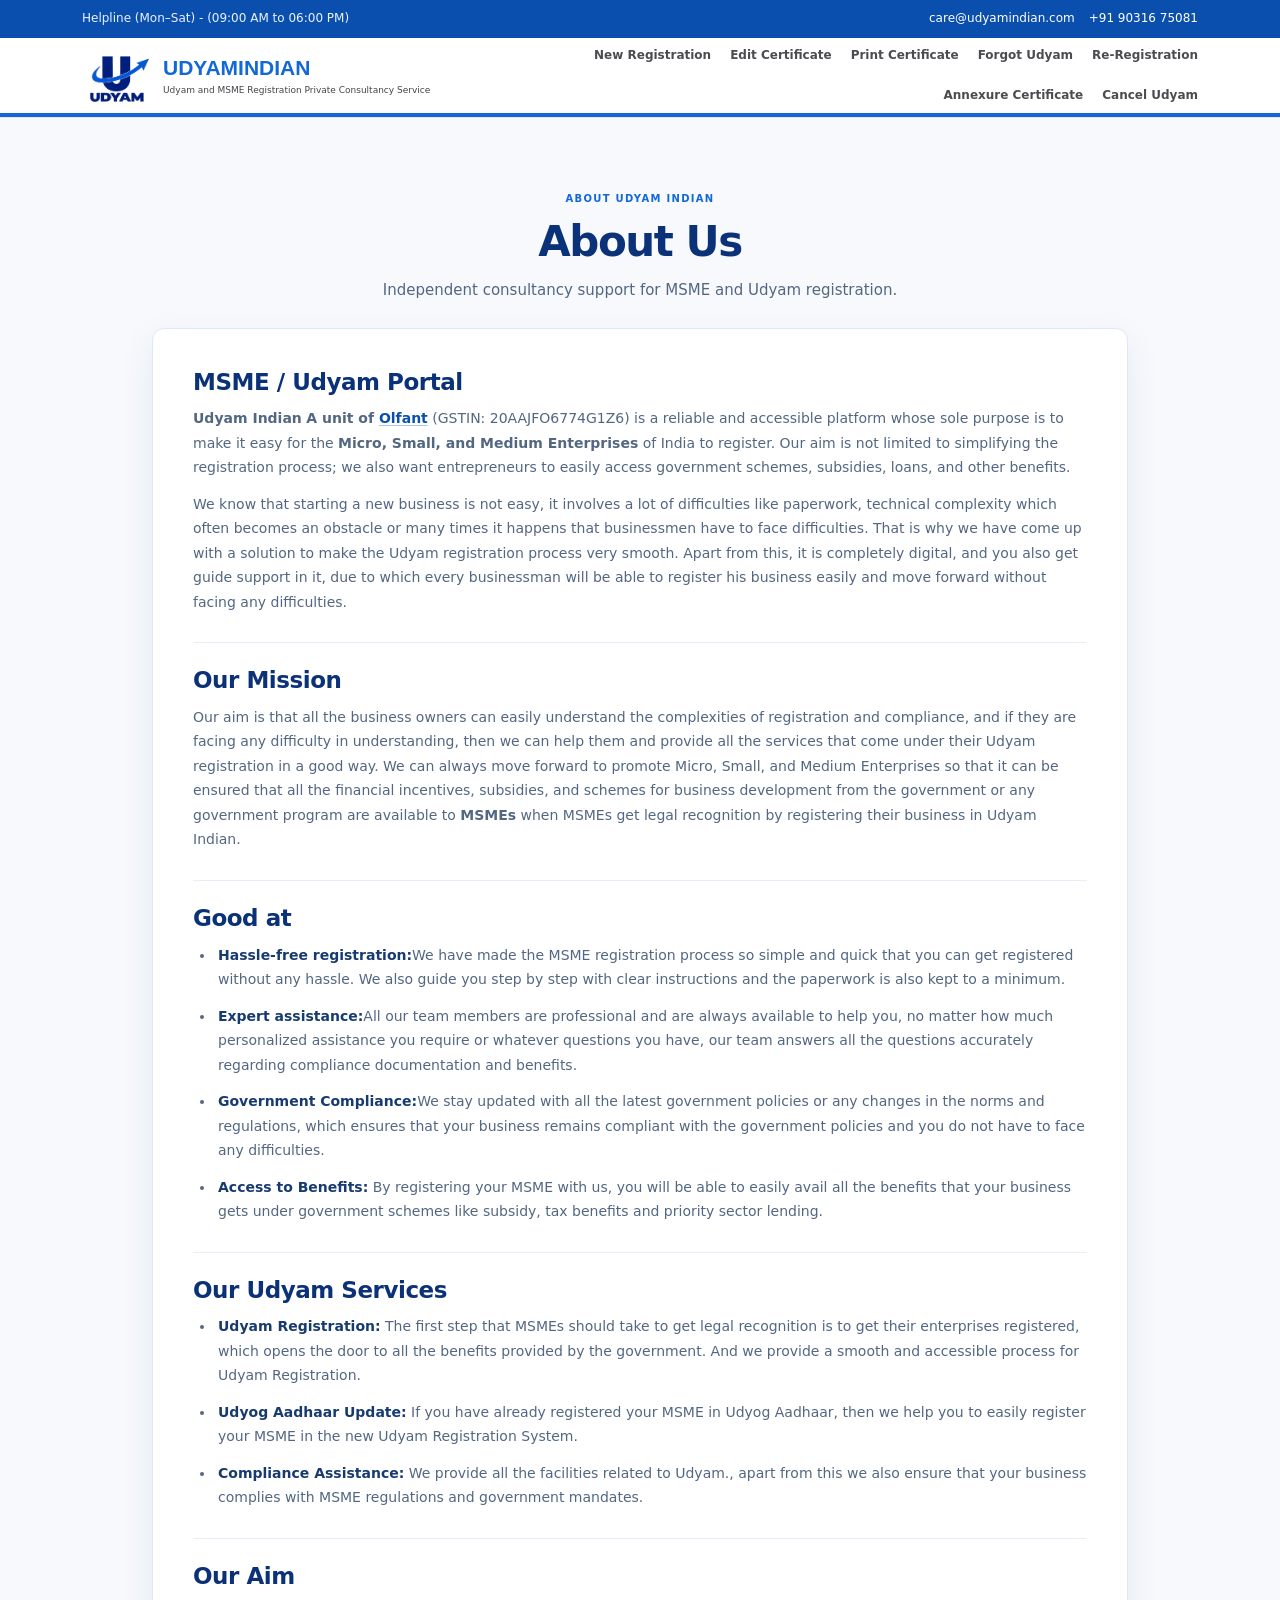
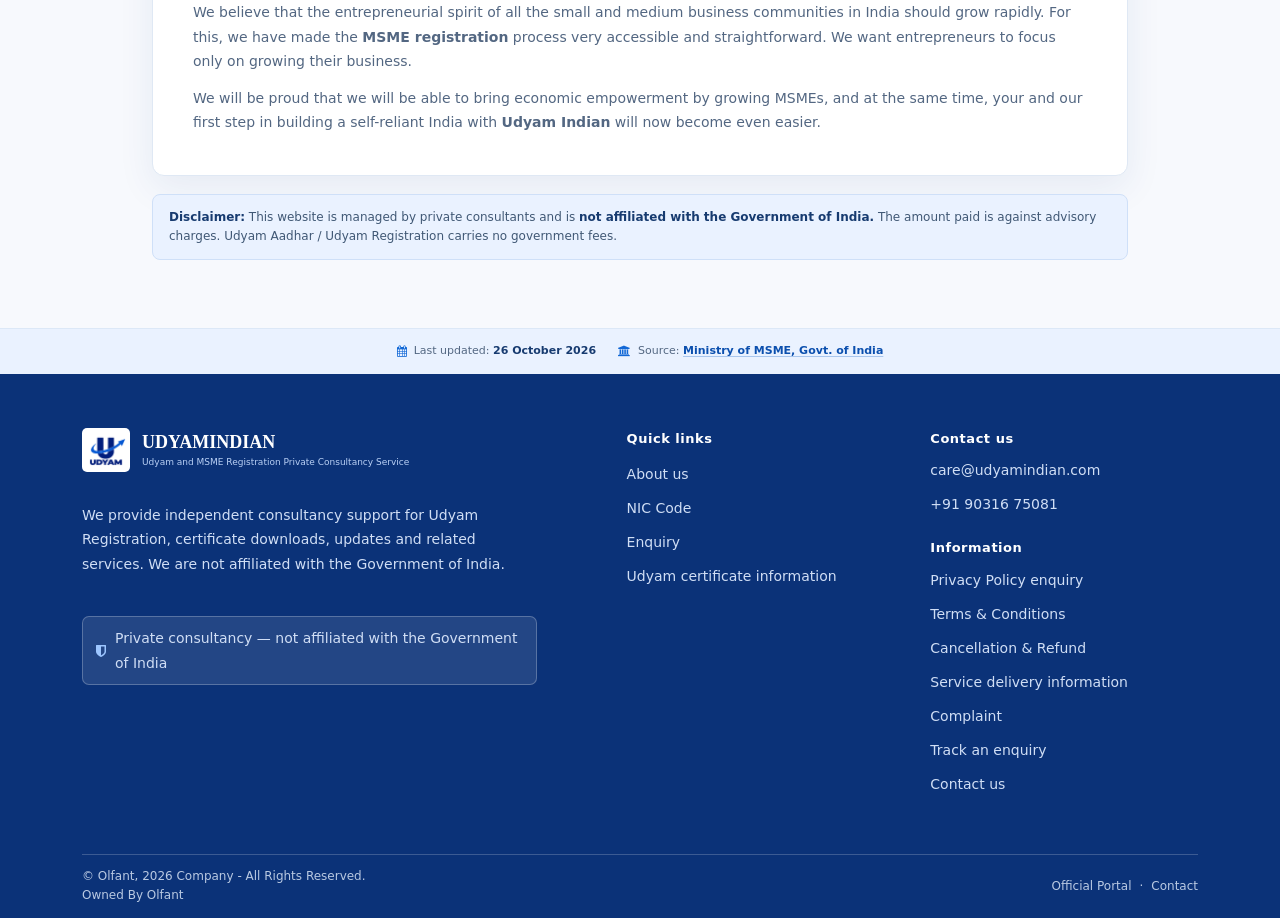
<file: about-us.html>
<!DOCTYPE html>
<html lang="en">
<head>
    <meta charset="UTF-8">
    <meta name="viewport" content="width=device-width, initial-scale=1">
    <meta name="theme-color" content="#1268d6">
    <meta name="description" content="Learn about Udyam Indian, an independent consultancy offering support for Udyam and MSME registration.">
    <title>About Us | Udyam Indian</title>
    <link href="bootstrap.min.css" rel="stylesheet">
    <link rel="stylesheet" href="https://cdnjs.cloudflare.com/ajax/libs/font-awesome/4.7.0/css/font-awesome.min.css">
    <link rel="stylesheet" href="style.css">
</head>
<body>
    <div class="topbar">
        <div class="container topbar-inner">
            <p class="helpline">Helpline (Mon–Sat) - (09:00 AM to 06:00 PM)</p>
            <div class="top-links">
                <a href="mailto:care@udyamindian.com">care@udyamindian.com</a>
                <a href="tel:+919031675081">+91 90316 75081</a>
            </div>
        </div>
    </div>

    <header class="header">
        <div class="container">
            <div class="brand-row">
                <a class="brand" href="./index.html" aria-label="Udyam Indian home">
                    <img class="brand-logo" src="udyam-logo.webp" alt="">
                    <span class="brand-copy"><strong>UDYAMINDIAN</strong><span>Udyam and MSME Registration Private Consultancy Service</span></span>
                </a>
                <button class="nav-toggle" type="button" aria-label="Toggle main navigation" aria-expanded="false" aria-controls="service-navigation">
                    <i class="fa fa-bars" aria-hidden="true"></i><i class="fa fa-times" aria-hidden="true"></i>
                </button>
            </div>
            <nav class="nav" id="service-navigation" aria-label="Main navigation">
                <div class="nav-links">
                    <a href="udyam-registration-online.html">New Registration</a>
                    <a href="./index.html#service-update">Edit Certificate</a>
                    <a href="./index.html#service-download">Print Certificate</a>
                    <a href="./index.html#service-forgot">Forgot Udyam</a>
                    <a href="./index.html#service-reregistration">Re-Registration</a>
                    <a href="./index.html#service-annexure">Annexure Certificate</a>
                    <a href="./index.html#service-cancel">Cancel Udyam</a>
                </div>
            </nav>
        </div>
    </header>

    <main class="content-page">
        <section class="content-page-section" id="about-us">
            <div class="container content-page-container">
                <header class="content-page-header">
                    <span class="eyebrow">ABOUT UDYAM INDIAN</span>
                    <h1>About Us</h1>
                    <p>Independent consultancy support for MSME and Udyam registration.</p>
                </header>

                <div class="content-page-card">
                    <section class="content-page-block">
                        <h5>MSME / Udyam Portal</h5>
                        <p><strong>Udyam Indian</strong> <strong>A unit of <a href="https://olfant.com/" title="Olfant">Olfant</a></strong> (GSTIN: 20AAJFO6774G1Z6) is a reliable and accessible platform whose sole purpose is to make it easy for the <strong>Micro, Small, and Medium Enterprises</strong> of India to register. Our aim is not limited to simplifying the registration process; we also want entrepreneurs to easily access government schemes, subsidies, loans, and other benefits.</p>
                        <p>We know that starting a new business is not easy, it involves a lot of difficulties like paperwork, technical complexity which often becomes an obstacle or many times it happens that businessmen have to face difficulties. That is why we have come up with a solution to make the Udyam registration process very smooth. Apart from this, it is completely digital, and you also get guide support in it, due to which every businessman will be able to register his business easily and move forward without facing any difficulties.</p>
                    </section>

                    <section class="content-page-block">
                        <h2>Our Mission</h2>
                        <p>Our aim is that all the business owners can easily understand the complexities of registration and compliance, and if they are facing any difficulty in understanding, then we can help them and provide all the services that come under their Udyam registration in a good way. We can always move forward to promote Micro, Small, and Medium Enterprises so that it can be ensured that all the financial incentives, subsidies, and schemes for business development from the government or any government program are available to <strong>MSMEs</strong> when MSMEs get legal recognition by registering their business in Udyam Indian.</p>
                    </section>

                    <section class="content-page-block">
                        <h2>Good at</h2>
                        <ul class="content-page-list">
                            <li><strong>Hassle-free registration:</strong>We have made the MSME registration process so simple and quick that you can get registered without any hassle. We also guide you step by step with clear instructions and the paperwork is also kept to a minimum.</li>
                            <li><strong>Expert assistance:</strong>All our team members are professional and are always available to help you, no matter how much personalized assistance you require or whatever questions you have, our team answers all the questions accurately regarding compliance documentation and benefits.</li>
                            <li><strong>Government Compliance:</strong>We stay updated with all the latest government policies or any changes in the norms and regulations, which ensures that your business remains compliant with the government policies and you do not have to face any difficulties.</li>
                            <li><strong>Access to Benefits:</strong> By registering your MSME with us, you will be able to easily avail all the benefits that your business gets under government schemes like subsidy, tax benefits and priority sector lending.</li>
                        </ul>
                    </section>

                    <section class="content-page-block">
                        <h2>Our Udyam Services</h2>
                        <ul class="content-page-list">
                            <li><strong>Udyam Registration:</strong> The first step that MSMEs should take to get legal recognition is to get their enterprises registered, which opens the door to all the benefits provided by the government. And we provide a smooth and accessible process for Udyam Registration.</li>
                            <li><strong>Udyog Aadhaar Update:</strong> If you have already registered your MSME in Udyog Aadhaar, then we help you to easily register your MSME in the new Udyam Registration System.</li>
                            <li><strong>Compliance Assistance:</strong> We provide all the facilities related to Udyam., apart from this we also ensure that your business complies with MSME regulations and government mandates.</li>
                        </ul>
                    </section>

                    <section class="content-page-block">
                        <h2>Our Aim</h2>
                        <p>We believe that the entrepreneurial spirit of all the small and medium business communities in India should grow rapidly. For this, we have made the <strong>MSME registration</strong> process very accessible and straightforward. We want entrepreneurs to focus only on growing their business.</p>
                        <p>We will be proud that we will be able to bring economic empowerment by growing MSMEs, and at the same time, your and our first step in building a self-reliant India with <strong>Udyam Indian</strong> will now become even easier.</p>
                    </section>
                </div>

                <aside class="content-page-note">
                    <p class="application-form-fee-note"><strong>Disclaimer:</strong> This website is managed by private consultants and is <strong>not affiliated with the Government of India.</strong> The amount paid is against advisory charges. Udyam Aadhar / Udyam Registration carries no government fees.</p>
                </aside>
            </div>
        </section>
    </main>

    <section class="footer-source-note" aria-label="Registration information source">
        <div class="container footer-source-note-inner">
            <span class="footer-source-note-item"><i class="fa fa-calendar" aria-hidden="true"></i><span>Last updated: <strong><time datetime="2026-10-26">26 October 2026</time></strong></span></span>
            <span class="footer-source-note-item"><i class="fa fa-university" aria-hidden="true"></i><span>Source: <a href="https://udyamregistration.gov.in/" target="_blank" rel="noopener noreferrer">Ministry of MSME, Govt. of India</a></span></span>
        </div>
    </section>

    <footer class="footer" id="contact">
        <div class="container">
            <div class="footer-grid">
                <div class="footer-about">
                    <a class="footer-brand" href="./index.html#home"><img class="brand-logo" src="udyam-logo.webp" alt=""><span class="brand-copy"><strong>UDYAMINDIAN</strong><span>Udyam and MSME Registration Private Consultancy Service</span></span></a>
                    <p>We provide independent consultancy support for Udyam Registration, certificate downloads, updates and related services. We are not affiliated with the Government of India.</p>
                    <p class="footer-disclaimer"><i class="fa fa-shield" aria-hidden="true"></i><span>Private consultancy — not affiliated with the Government of India</span></p>
                </div>
                <div class="footer-quick-links">
                    <h2>Quick links</h2>
                    <a href="./about-us.html">About us</a>
                    <a href="https://udyamregistration.gov.in/" target="_blank" rel="noopener noreferrer">NIC Code</a>
                    <a href="./index.html#enquiry">Enquiry</a>
                    <a href="https://udyamregistration.gov.in/" target="_blank" rel="noopener noreferrer">Udyam certificate information</a>
                </div>
                <div class="footer-contact">
                    <div class="footer-contact-group">
                        <h2>Contact us</h2>
                        <a href="mailto:care@udyamindian.com">care@udyamindian.com</a>
                        <a href="tel:+919031675081">+91 90316 75081</a>
                    </div>
                    <div class="footer-contact-group">
                        <h2>Information</h2>
                        <a href="mailto:care@udyamindian.com?subject=Privacy%20Policy%20Enquiry">Privacy Policy enquiry</a>
                        <a href="./index.html#service-fees">Terms & Conditions</a>
                        <a href="./index.html#documents">Cancellation & Refund</a>
                        <a href="./index.html#services">Service delivery information</a>
                        <a href="mailto:care@udyamindian.com?subject=Complaint">Complaint</a>
                        <a href="mailto:care@udyamindian.com?subject=Application%20Status%20Enquiry">Track an enquiry</a>
                        <a href="./index.html#enquiry">Contact us</a>
                    </div>
                </div>
            </div>
            <div class="footer-bottom">
                <div>
                    <p>&copy; <a href="https://olfant.com/" target="_blank" rel="noopener noreferrer">Olfant</a>, 2026 Company - All Rights Reserved.</p>
                    <p>Owned By Olfant</p>
                </div>
                <div class="footer-bottom-links">
                    <a href="https://udyamregistration.gov.in/" target="_blank" rel="noopener noreferrer">Official Portal</a>
                    <span aria-hidden="true">·</span>
                    <a href="mailto:care@udyamindian.com">Contact</a>
                </div>
            </div>
        </div>
    </footer>
    <script src="./app.js"></script>
</body>
</html>
</file>
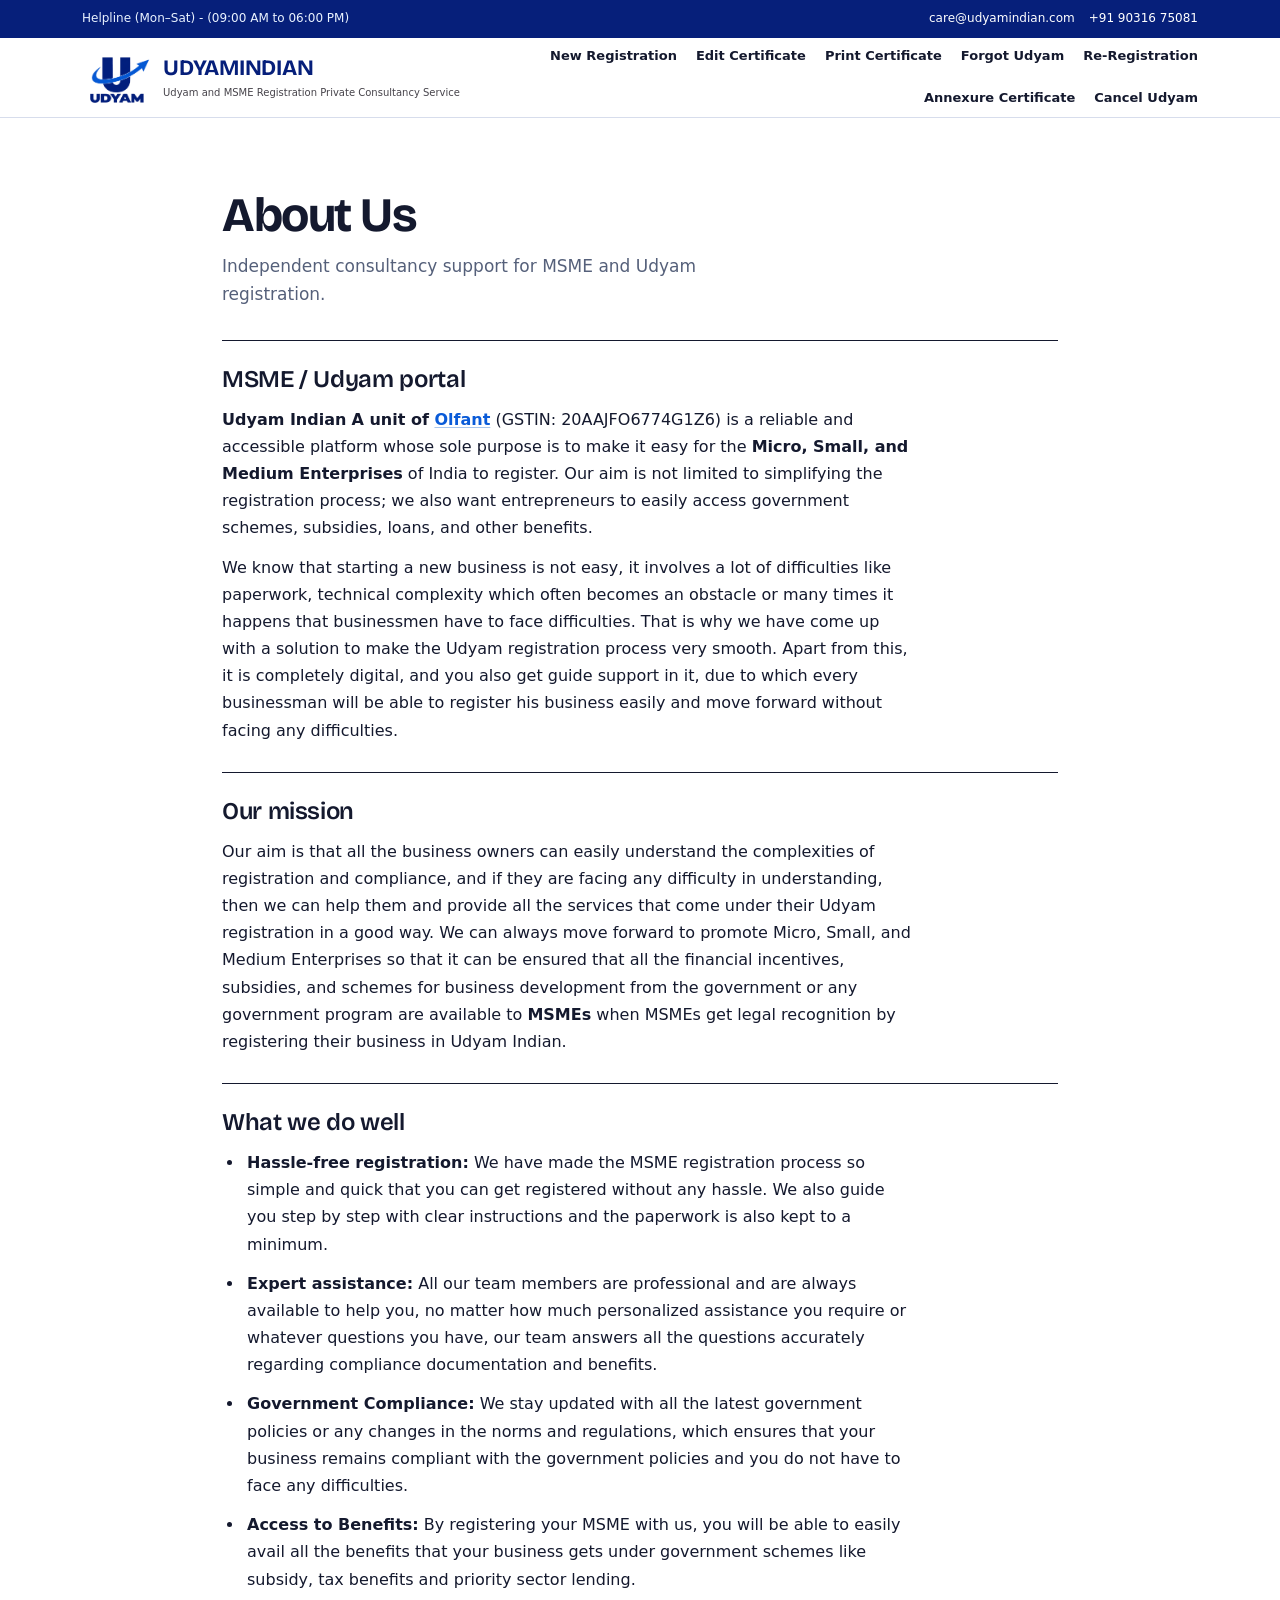
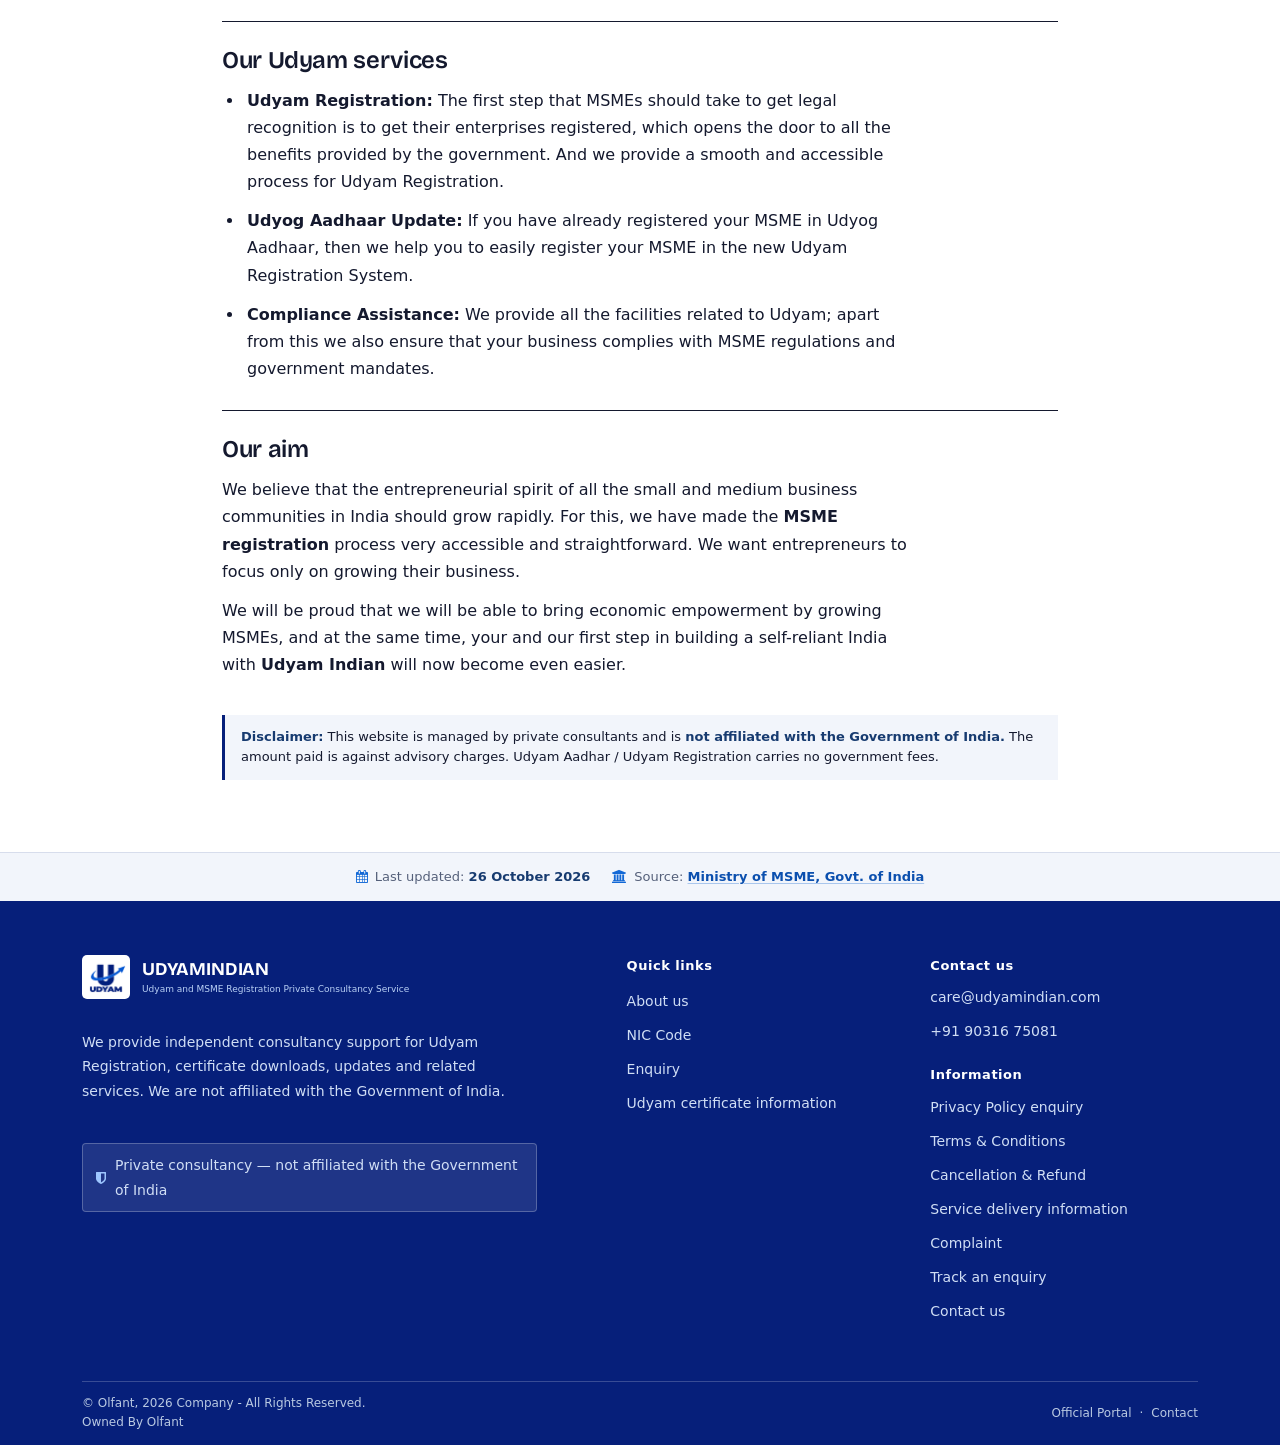
<file: v2/about-us.html>
<!DOCTYPE html>
<html lang="en">
<head>
    <meta charset="UTF-8">
    <meta name="viewport" content="width=device-width, initial-scale=1">
    <meta name="theme-color" content="#1268d6">
    <meta name="description" content="Learn about Udyam Indian, an independent consultancy offering support for Udyam and MSME registration.">
    <title>About Us | Udyam Indian</title>
    <link href="bootstrap.min.css" rel="stylesheet">
    <link rel="stylesheet" href="https://cdnjs.cloudflare.com/ajax/libs/font-awesome/4.7.0/css/font-awesome.min.css">
    <link rel="preconnect" href="https://fonts.googleapis.com">
    <link rel="preconnect" href="https://fonts.gstatic.com" crossorigin>
    <link href="https://fonts.googleapis.com/css2?family=Bricolage+Grotesque:opsz,wght@12..96,600;12..96,700&family=Public+Sans:wght@400;500;600;700&display=swap" rel="stylesheet">
    <link rel="stylesheet" href="style.css">
    <link rel="stylesheet" href="style-v2.css">
</head>
<body>
    <div class="topbar">
        <div class="container topbar-inner">
            <p class="helpline">Helpline (Mon–Sat) - (09:00 AM to 06:00 PM)</p>
            <div class="top-links">
                <a href="mailto:care@udyamindian.com">care@udyamindian.com</a>
                <a href="tel:+919031675081">+91 90316 75081</a>
            </div>
        </div>
    </div>

    <header class="header">
        <div class="container">
            <div class="brand-row">
                <a class="brand" href="./index.html" aria-label="Udyam Indian home">
                    <img class="brand-logo" src="udyam-logo.webp" alt="">
                    <span class="brand-copy"><strong>UDYAMINDIAN</strong><span>Udyam and MSME Registration Private Consultancy Service</span></span>
                </a>
                <button class="nav-toggle" type="button" aria-label="Toggle main navigation" aria-expanded="false" aria-controls="service-navigation">
                    <i class="fa fa-bars" aria-hidden="true"></i><i class="fa fa-times" aria-hidden="true"></i>
                </button>
            </div>
            <nav class="nav" id="service-navigation" aria-label="Main navigation">
                <div class="nav-links">
                    <a href="udyam-registration-online.html">New Registration</a>
                    <a href="./index.html#service-update">Edit Certificate</a>
                    <a href="./index.html#service-download">Print Certificate</a>
                    <a href="./index.html#service-forgot">Forgot Udyam</a>
                    <a href="./index.html#service-reregistration">Re-Registration</a>
                    <a href="./index.html#service-annexure">Annexure Certificate</a>
                    <a href="./index.html#service-cancel">Cancel Udyam</a>
                </div>
            </nav>
        </div>
    </header>

    <main class="content-page">
        <section class="content-page-section" id="about-us">
            <div class="container content-page-container">
                <header class="content-page-header">
                    <h1>About Us</h1>
                    <p>Independent consultancy support for MSME and Udyam registration.</p>
                </header>

                <div class="content-page-card">
                    <section class="content-page-block">
                        <h2>MSME / Udyam portal</h2>
                        <p><strong>Udyam Indian</strong> <strong>A unit of <a href="https://olfant.com/" title="Olfant">Olfant</a></strong> (GSTIN: 20AAJFO6774G1Z6) is a reliable and accessible platform whose sole purpose is to make it easy for the <strong>Micro, Small, and Medium Enterprises</strong> of India to register. Our aim is not limited to simplifying the registration process; we also want entrepreneurs to easily access government schemes, subsidies, loans, and other benefits.</p>
                        <p>We know that starting a new business is not easy, it involves a lot of difficulties like paperwork, technical complexity which often becomes an obstacle or many times it happens that businessmen have to face difficulties. That is why we have come up with a solution to make the Udyam registration process very smooth. Apart from this, it is completely digital, and you also get guide support in it, due to which every businessman will be able to register his business easily and move forward without facing any difficulties.</p>
                    </section>

                    <section class="content-page-block">
                        <h2>Our mission</h2>
                        <p>Our aim is that all the business owners can easily understand the complexities of registration and compliance, and if they are facing any difficulty in understanding, then we can help them and provide all the services that come under their Udyam registration in a good way. We can always move forward to promote Micro, Small, and Medium Enterprises so that it can be ensured that all the financial incentives, subsidies, and schemes for business development from the government or any government program are available to <strong>MSMEs</strong> when MSMEs get legal recognition by registering their business in Udyam Indian.</p>
                    </section>

                    <section class="content-page-block">
                        <h2>What we do well</h2>
                        <ul class="content-page-list">
                            <li><strong>Hassle-free registration:</strong> We have made the MSME registration process so simple and quick that you can get registered without any hassle. We also guide you step by step with clear instructions and the paperwork is also kept to a minimum.</li>
                            <li><strong>Expert assistance:</strong> All our team members are professional and are always available to help you, no matter how much personalized assistance you require or whatever questions you have, our team answers all the questions accurately regarding compliance documentation and benefits.</li>
                            <li><strong>Government Compliance:</strong> We stay updated with all the latest government policies or any changes in the norms and regulations, which ensures that your business remains compliant with the government policies and you do not have to face any difficulties.</li>
                            <li><strong>Access to Benefits:</strong> By registering your MSME with us, you will be able to easily avail all the benefits that your business gets under government schemes like subsidy, tax benefits and priority sector lending.</li>
                        </ul>
                    </section>

                    <section class="content-page-block">
                        <h2>Our Udyam services</h2>
                        <ul class="content-page-list">
                            <li><strong>Udyam Registration:</strong> The first step that MSMEs should take to get legal recognition is to get their enterprises registered, which opens the door to all the benefits provided by the government. And we provide a smooth and accessible process for Udyam Registration.</li>
                            <li><strong>Udyog Aadhaar Update:</strong> If you have already registered your MSME in Udyog Aadhaar, then we help you to easily register your MSME in the new Udyam Registration System.</li>
                            <li><strong>Compliance Assistance:</strong> We provide all the facilities related to Udyam; apart from this we also ensure that your business complies with MSME regulations and government mandates.</li>
                        </ul>
                    </section>

                    <section class="content-page-block">
                        <h2>Our aim</h2>
                        <p>We believe that the entrepreneurial spirit of all the small and medium business communities in India should grow rapidly. For this, we have made the <strong>MSME registration</strong> process very accessible and straightforward. We want entrepreneurs to focus only on growing their business.</p>
                        <p>We will be proud that we will be able to bring economic empowerment by growing MSMEs, and at the same time, your and our first step in building a self-reliant India with <strong>Udyam Indian</strong> will now become even easier.</p>
                    </section>
                </div>

                <aside class="content-page-note">
                    <p class="application-form-fee-note"><strong>Disclaimer:</strong> This website is managed by private consultants and is <strong>not affiliated with the Government of India.</strong> The amount paid is against advisory charges. Udyam Aadhar / Udyam Registration carries no government fees.</p>
                </aside>
            </div>
        </section>
    </main>

    <section class="footer-source-note" aria-label="Registration information source">
        <div class="container footer-source-note-inner">
            <span class="footer-source-note-item"><i class="fa fa-calendar" aria-hidden="true"></i><span>Last updated: <strong><time datetime="2026-10-26">26 October 2026</time></strong></span></span>
            <span class="footer-source-note-item"><i class="fa fa-university" aria-hidden="true"></i><span>Source: <a href="https://udyamregistration.gov.in/" target="_blank" rel="noopener noreferrer">Ministry of MSME, Govt. of India</a></span></span>
        </div>
    </section>

    <footer class="footer" id="contact">
        <div class="container">
            <div class="footer-grid">
                <div class="footer-about">
                    <a class="footer-brand" href="./index.html#home"><img class="brand-logo" src="udyam-logo.webp" alt=""><span class="brand-copy"><strong>UDYAMINDIAN</strong><span>Udyam and MSME Registration Private Consultancy Service</span></span></a>
                    <p>We provide independent consultancy support for Udyam Registration, certificate downloads, updates and related services. We are not affiliated with the Government of India.</p>
                    <p class="footer-disclaimer"><i class="fa fa-shield" aria-hidden="true"></i><span>Private consultancy — not affiliated with the Government of India</span></p>
                </div>
                <div class="footer-quick-links">
                    <h2>Quick links</h2>
                    <a href="./about-us.html">About us</a>
                    <a href="https://udyamregistration.gov.in/" target="_blank" rel="noopener noreferrer">NIC Code</a>
                    <a href="./index.html#enquiry">Enquiry</a>
                    <a href="https://udyamregistration.gov.in/" target="_blank" rel="noopener noreferrer">Udyam certificate information</a>
                </div>
                <div class="footer-contact">
                    <div class="footer-contact-group">
                        <h2>Contact us</h2>
                        <a href="mailto:care@udyamindian.com">care@udyamindian.com</a>
                        <a href="tel:+919031675081">+91 90316 75081</a>
                    </div>
                    <div class="footer-contact-group">
                        <h2>Information</h2>
                        <a href="mailto:care@udyamindian.com?subject=Privacy%20Policy%20Enquiry">Privacy Policy enquiry</a>
                        <a href="./index.html#service-fees">Terms & Conditions</a>
                        <a href="./index.html#documents">Cancellation & Refund</a>
                        <a href="./index.html#services">Service delivery information</a>
                        <a href="mailto:care@udyamindian.com?subject=Complaint">Complaint</a>
                        <a href="mailto:care@udyamindian.com?subject=Application%20Status%20Enquiry">Track an enquiry</a>
                        <a href="./index.html#enquiry">Contact us</a>
                    </div>
                </div>
            </div>
            <div class="footer-bottom">
                <div>
                    <p>&copy; <a href="https://olfant.com/" target="_blank" rel="noopener noreferrer">Olfant</a>, 2026 Company - All Rights Reserved.</p>
                    <p>Owned By Olfant</p>
                </div>
                <div class="footer-bottom-links">
                    <a href="https://udyamregistration.gov.in/" target="_blank" rel="noopener noreferrer">Official Portal</a>
                    <span aria-hidden="true">·</span>
                    <a href="mailto:care@udyamindian.com">Contact</a>
                </div>
            </div>
        </div>
    </footer>
    <script src="./app.js"></script>
</body>
</html>
</file>
<file: style.css>
:root {
    color-scheme: light;
    --ink: #10233f;
    --muted: #5d6b7e;
    --blue: #1268d6;
    --blue-dark: #0b4fae;
    --line: #e4eaf2;
    --orange: #e77438;
    --surface: #f4f8ff;
    font-family: "DM Sans", "Segoe UI", Arial, sans-serif;
}

* {
    box-sizing: border-box;
}

html {
    scroll-behavior: smooth;
}

body {
    margin: 0;
    color: var(--ink);
    font-size: 15px;
    line-height: 1.6;
    -webkit-font-smoothing: antialiased;
}

a {
    color: inherit;
    text-decoration: none;
}

button,
input,
textarea {
    font: inherit;
}

.container {
    width: min(1160px, calc(100% - 48px));
    margin: 0 auto;
}

.topbar {
    background: #10233f;
    color: #dbe6f5;
    font-size: 12px;
}

.topbar-inner,
.top-links,
.brand-row,
.brand,
.nav-links,
.hero-actions,
.trust-grid,
.trust-item,
.official-inner,
.footer-bottom {
    display: flex;
    align-items: center;
}

.topbar-inner {
    min-height: 39px;
    justify-content: space-between;
    gap: 20px;
}

.topbar p {
    margin: 0;
}

.top-links {
    gap: 22px;
}

.top-links a:hover {
    color: #b9d8ff;
}

.footer a:hover {
    color: #ffbf86;
}

.header {
    background: #fff;
    box-shadow: 0 1px 0 rgb(16 35 63 / 8%);
}

.brand-row {
    min-height: 82px;
    justify-content: space-between;
}

.brand {
    gap: 11px;
}

.brand-logo {
    display: block;
    width: 54px;
    height: 48px;
    flex: 0 0 auto;
    object-fit: contain;
}

.brand-copy {
    display: grid;
    line-height: 1.25;
}

.brand-copy strong {
    font-size: 18px;
    font-weight: 800;
    letter-spacing: .04em;
}

.brand-copy span {
    margin-top: 4px;
    color: var(--muted);
    font-size: 11px;
}

.header-cta {
    display: inline-flex;
    align-items: center;
    gap: 10px;
    padding: 10px 16px;
    border: 1px solid var(--line);
    border-radius: 6px;
    color: var(--blue-dark);
    font-size: 12px;
    font-weight: 700;
}

.header-cta:hover,
.button-outline:hover {
    border-color: var(--blue);
    background: #f5f9ff;
}

.nav {
    border-top: 1px solid #f0f2f5;
}

.nav-links {
    min-height: 44px;
    gap: 33px;
}

.nav-links a {
    padding: 11px 0;
    color: #4b5c72;
    font-size: 12px;
    font-weight: 600;
}

.nav-links a:hover {
    color: var(--blue);
}

.hero {
    position: relative;
    overflow: hidden;
    padding: 68px 0 62px;
    background: radial-gradient(ellipse at 12% 0%, rgb(208 226 255 / 68%), transparent 39%), linear-gradient(118deg, #f4f8ff, #f7f9fd 55%, #edf4ff);
}

.hero::after {
    position: absolute;
    top: -175px;
    right: -130px;
    width: 500px;
    height: 500px;
    border: 1px solid rgb(18 104 214 / 8%);
    border-radius: 50%;
    box-shadow: 0 0 0 48px rgb(18 104 214 / 3%), 0 0 0 96px rgb(18 104 214 / 2%);
    content: "";
    pointer-events: none;
}

.hero-grid {
    position: relative;
    z-index: 1;
    display: grid;
    grid-template-columns: minmax(0, 1.1fr) minmax(360px, .78fr);
    align-items: center;
    gap: 68px;
}

.eyebrow {
    color: var(--blue);
    font-size: 10px;
    font-weight: 800;
    letter-spacing: .13em;
}

.hero-eyebrow {
    display: flex;
    align-items: center;
    gap: 9px;
}

.hero-eyebrow::before {
    width: 8px;
    height: 8px;
    border-radius: 50%;
    background: var(--orange);
    content: "";
}

h1,
h2,
h3,
p {
    overflow-wrap: anywhere;
}

.hero h1,
.section-heading h2,
.process-intro h2,
.official-inner h2 {
    margin: 16px 0 0;
    font-family: "Segoe UI", Arial, sans-serif;
    font-weight: 800;
    letter-spacing: -.045em;
    line-height: 1.15;
}

.hero h1 {
    max-width: 620px;
    font-size: clamp(38px, 4.5vw, 58px);
}

.hero h1 span {
    color: var(--blue);
}

.hero-intro {
    max-width: 540px;
    margin: 20px 0 0;
    color: var(--muted);
    font-size: 16px;
    line-height: 1.75;
}

.hero-actions {
    flex-wrap: wrap;
    gap: 22px;
    margin-top: 27px;
}

.button {
    display: inline-flex;
    min-height: 44px;
    align-items: center;
    justify-content: center;
    gap: 12px;
    padding: 0 17px;
    border: 1px solid transparent;
    border-radius: 5px;
    font-size: 12px;
    font-weight: 700;
    transition: background .18s ease, border-color .18s ease, transform .18s ease;
    cursor: pointer;
}

.button:hover {
    transform: translateY(-1px);
}

.button-primary,
.button-submit {
    background: var(--blue);
    color: white;
}

.button-primary:hover,
.button-submit:hover {
    background: var(--blue-dark);
}

.text-link {
    color: var(--blue-dark);
    font-size: 12px;
    font-weight: 700;
}

.text-link:hover {
    text-decoration: underline;
}

.notice {
    display: flex;
    max-width: 575px;
    align-items: flex-start;
    gap: 11px;
    margin-top: 33px;
    padding: 14px 16px;
    border: 1px solid #dce7f7;
    border-radius: 7px;
    background: rgb(255 255 255 / 78%);
}

.notice-icon {
    display: grid;
    width: 20px;
    height: 20px;
    flex: 0 0 20px;
    place-items: center;
    border-radius: 50%;
    background: #eaf2ff;
    color: var(--blue-dark);
    font-size: 12px;
    font-weight: 800;
}

.notice p {
    margin: 0;
    color: #56667b;
    font-size: 11px;
    line-height: 1.65;
}

.notice strong {
    color: var(--ink);
}

.form-card {
    padding: 26px;
    border: 1px solid #e7edf5;
    border-radius: 11px;
    background: white;
    box-shadow: 0 20px 60px rgb(29 65 112 / 12%);
}

.form-kicker {
    color: var(--orange);
    font-size: 9px;
    font-weight: 800;
    letter-spacing: .12em;
}

.form-card h2 {
    margin: 5px 0 4px;
    font-family: "Segoe UI", Arial, sans-serif;
    font-size: 24px;
    font-weight: 800;
    letter-spacing: -.035em;
}

.form-heading p {
    margin: 0 0 20px;
    color: var(--muted);
    font-size: 12px;
}

.field-row {
    display: grid;
    grid-template-columns: 1fr 1fr;
    gap: 13px;
}

.field {
    min-width: 0;
    margin-bottom: 13px;
}

.field label {
    display: block;
    margin-bottom: 5px;
    color: #263b57;
    font-size: 11px;
    font-weight: 700;
}

.field label span {
    color: #d84e3e;
}

.field input,
.field textarea {
    display: block;
    width: 100%;
    min-height: 41px;
    padding: 9px 11px;
    border: 1px solid #dce3ec;
    border-radius: 5px;
    outline: none;
    background: white;
    color: var(--ink);
    font-size: 12px;
    transition: border-color .18s ease, box-shadow .18s ease;
}

.field textarea {
    min-height: 76px;
    resize: vertical;
}

.field input::placeholder,
.field textarea::placeholder {
    color: #9aa6b5;
}

.field input:focus,
.field textarea:focus {
    border-color: var(--blue);
    box-shadow: 0 0 0 3px rgb(18 104 214 / 10%);
}

.button-submit {
    width: 100%;
    min-height: 44px;
    border: 0;
}

.form-help {
    min-height: 17px;
    margin: 9px 0 0;
    color: #8793a3;
    font-size: 10px;
    text-align: center;
}

.trust-strip {
    border-bottom: 1px solid var(--line);
    background: white;
}

.trust-grid {
    min-height: 100px;
    justify-content: space-between;
    gap: 24px;
}

.trust-item {
    gap: 12px;
}

.trust-mark {
    display: grid;
    width: 39px;
    height: 39px;
    flex: 0 0 39px;
    place-items: center;
    border-radius: 9px;
    background: #edf4ff;
    color: var(--blue);
    font-size: 11px;
    font-weight: 800;
}

.trust-item p {
    display: grid;
    gap: 2px;
    margin: 0;
}

.trust-item strong {
    font-size: 12px;
}

.trust-item p span {
    color: var(--muted);
    font-size: 10px;
}

.section {
    padding: 78px 0;
}

.section-heading {
    max-width: 620px;
    margin-bottom: 30px;
}

.section-heading h2,
.process-intro h2,
.official-inner h2 {
    font-size: clamp(28px, 3.2vw, 39px);
}

.section-heading>p,
.process-intro>p,
.official-inner p {
    margin: 12px 0 0;
    color: var(--muted);
    font-size: 14px;
    line-height: 1.75;
}

.service-grid {
    display: grid;
    grid-template-columns: repeat(3, minmax(0, 1fr));
    gap: 16px;
}

.service-card {
    min-height: 198px;
    padding: 21px;
    border: 1px solid var(--line);
    border-radius: 8px;
    background: white;
    transition: border-color .18s ease, box-shadow .18s ease, transform .18s ease;
}

.service-card:hover {
    transform: translateY(-3px);
    border-color: #b7d2f7;
    box-shadow: 0 12px 28px rgb(23 62 110 / 8%);
}

.service-number {
    color: var(--orange);
    font-size: 10px;
    font-weight: 800;
    letter-spacing: .1em;
}

.service-card h3 {
    margin: 12px 0 6px;
    font-size: 16px;
    font-weight: 800;
}

.service-card p {
    min-height: 42px;
    margin: 0;
    color: var(--muted);
    font-size: 11px;
    line-height: 1.7;
}

.card-link {
    display: inline-flex;
    align-items: center;
    gap: 8px;
    margin-top: 14px;
    color: var(--blue-dark);
    font-size: 10px;
    font-weight: 700;
}

.process {
    padding: 65px 0;
    background: #10233f;
    color: white;
}

.process-grid {
    display: grid;
    grid-template-columns: .85fr 1fr;
    align-items: center;
    gap: 85px;
}

.process-intro .eyebrow {
    color: #9dc6ff;
}

.process-intro h2 {
    max-width: 410px;
    margin-top: 13px;
}

.process-intro>p {
    max-width: 390px;
    color: #becde0;
}

.button-light {
    margin-top: 20px;
    background: white;
    color: var(--blue-dark);
}

.button-light:hover {
    background: #eaf2ff;
}

.steps {
    display: grid;
    gap: 22px;
    margin: 0;
    padding: 0;
    list-style: none;
}

.steps li {
    display: flex;
    align-items: flex-start;
    gap: 15px;
}

.steps li>span {
    display: grid;
    width: 35px;
    height: 35px;
    flex: 0 0 35px;
    place-items: center;
    border: 1px solid rgb(255 255 255 / 25%);
    border-radius: 50%;
    color: #9dc6ff;
    font-size: 12px;
    font-weight: 800;
}

.steps h3 {
    margin: 0;
    font-size: 14px;
}

.steps p {
    margin: 4px 0 0;
    color: #becde0;
    font-size: 11px;
}

.official {
    padding: 44px 0;
    background: #f5f8fc;
}

.official-inner {
    justify-content: space-between;
    gap: 40px;
}

.official-inner>div {
    max-width: 760px;
}

.official-inner h2 {
    margin-top: 7px;
    font-size: 26px;
    letter-spacing: -.03em;
}

.official-inner p {
    margin-top: 8px;
    font-size: 12px;
}

.button-outline {
    flex: 0 0 auto;
    border-color: #cdd8e7;
    background: white;
    color: var(--blue-dark);
}

.footer {
    padding: 46px 0 0;
    background: #0c1b31;
    color: #d8e1ed;
}

.footer-grid {
    display: grid;
    grid-template-columns: 1.45fr 1fr 1fr 1fr;
    gap: 45px;
    padding-bottom: 35px;
}

.footer-brand {
    display: inline-flex;
    align-items: center;
    gap: 10px;
    color: white;
}

.footer-brand .brand-logo {
    width: 48px;
    height: 42px;
    padding: 3px;
    border-radius: 4px;
    background: white;
}

.footer-brand .brand-copy>span {
    color: #a8b7ca;
}

.footer-about>p {
    max-width: 295px;
    margin: 15px 0 0;
    color: #a8b7ca;
    font-size: 11px;
    line-height: 1.75;
}

.footer-grid h2 {
    margin: 3px 0 14px;
    color: white;
    font-size: 12px;
}

.footer-grid>div:not(:first-child)>a {
    display: block;
    width: fit-content;
    margin: 8px 0;
    color: #a8b7ca;
    font-size: 11px;
}

.footer-bottom {
    min-height: 51px;
    justify-content: space-between;
    gap: 20px;
    border-top: 1px solid rgb(255 255 255 / 12%);
    color: #91a1b6;
    font-size: 10px;
}

.footer-bottom p {
    margin: 0;
}

a:focus-visible,
button:focus-visible,
input:focus-visible,
textarea:focus-visible,
select:focus-visible {
    outline: 3px solid #ffb675;
    outline-offset: 3px;
}

.sr-only {
    position: absolute;
    width: 1px;
    height: 1px;
    overflow: hidden;
    clip: rect(0, 0, 0, 0);
    white-space: nowrap;
    clip-path: inset(50%);
}

@media (max-width: 900px) {
    .hero-grid {
        grid-template-columns: minmax(0, 1fr) minmax(320px, .9fr);
        gap: 34px;
    }

    .hero {
        padding: 52px 0;
    }

    .form-card {
        padding: 21px;
    }

    .nav-links {
        gap: 22px;
    }

    .process-grid {
        gap: 44px;
    }

    .footer-grid {
        gap: 26px;
    }
}

@media (max-width: 700px) {
    .container {
        width: min(100% - 36px, 540px);
    }

    .topbar-inner {
        min-height: 37px;
        justify-content: center;
        text-align: center;
    }

    .top-links {
        gap: 16px;
        font-size: 10px;
    }

    .brand-row {
        min-height: 70px;
    }

    .brand {
        gap: 8px;
    }

    .brand-logo {
        width: 52px;
        height: 44px;
    }

    .brand-copy strong {
        font-size: 15px;
    }

    .brand-copy span {
        font-size: 9px;
    }

    .header-cta {
        gap: 6px;
        padding: 8px;
        font-size: 10px;
    }

    .nav-links {
        min-height: 42px;
        gap: 21px;
        overflow-x: auto;
        white-space: nowrap;
        scrollbar-width: thin;
    }

    .nav-links a {
        padding: 10px 0;
        font-size: 11px;
    }

    .hero {
        padding: 39px 0 36px;
    }

    .hero-grid {
        grid-template-columns: 1fr;
        gap: 28px;
    }

    .hero h1 {
        max-width: 510px;
        font-size: clamp(36px, 10vw, 49px);
    }

    .hero-intro {
        font-size: 14px;
    }

    .notice {
        margin-top: 23px;
    }

    .form-card {
        padding: 21px;
    }

    .trust-grid {
        display: grid;
        grid-template-columns: 1fr;
        gap: 0;
        padding: 12px 0;
    }

    .trust-item {
        padding: 11px 0;
    }

    .section {
        padding: 56px 0;
    }

    .section-heading {
        margin-bottom: 23px;
    }

    .service-grid {
        grid-template-columns: repeat(2, minmax(0, 1fr));
        gap: 11px;
    }

    .service-card {
        min-height: 216px;
        padding: 16px;
    }

    .service-card h3 {
        font-size: 14px;
    }

    .process {
        padding: 49px 0;
    }

    .process-grid {
        grid-template-columns: 1fr;
        gap: 32px;
    }

    .official {
        padding: 35px 0;
    }

    .official-inner {
        align-items: flex-start;
        flex-direction: column;
        gap: 18px;
    }

    .footer-grid {
        grid-template-columns: repeat(2, minmax(0, 1fr));
        gap: 27px 18px;
    }

    .footer-about {
        grid-column: 1 / -1;
    }
}

@media (max-width: 420px) {
    .container {
        width: calc(100% - 30px);
    }

    .top-links {
        gap: 10px;
        font-size: 9px;
    }

    .header-cta {
        padding: 7px;
        font-size: 9px;
    }

    .field-row {
        grid-template-columns: 1fr;
        gap: 0;
    }

    .service-grid {
        grid-template-columns: 1fr;
    }

    .service-card {
        min-height: 0;
    }

    .service-card p {
        min-height: 0;
    }

    .footer-grid {
        grid-template-columns: 1fr 1fr;
    }

    .footer-bottom {
        align-items: flex-start;
        flex-direction: column;
        justify-content: center;
        gap: 5px;
        padding: 12px 0;
    }
}

@media (prefers-reduced-motion: reduce) {
    html {
        scroll-behavior: auto;
    }

    *,
    *::before,
    *::after {
        transition-duration: .01ms !important;
    }
}

.topbar {
    display: block;
    background: #0b4fae;
    color: #eaf3ff;
}

.topbar-inner {
    min-height: 38px;
}

.top-links {
    gap: 14px;
}

.top-links a {
    color: #fff;
    transition: color .18s ease;
}

.header {
    position: sticky;
    top: 0;
    z-index: 1000;
    background: #fff;
    box-shadow: 0 1px 0 rgb(16 35 63 / 8%);
    color: #4c4b50;
}

.header>.container {
    display: grid;
    width: min(100% - 48px, 1600px);
    grid-template-columns: auto minmax(0, 1fr);
    align-items: center;
    gap: 30px;
}

.brand-row {
    min-height: 70px;
}

.brand-logo {
    width: 70px;
    height: 58px;
}

.brand-copy strong {
    color: #1268d6;
    font-family: sans-serif, "Times New Roman", serif;
    font-size: 21px;
    letter-spacing: 0;
}

.brand-copy span {
    color: #46434a;
    font-size: 9px;
    font-weight: 500;
}

.header-actions {
    display: none;
    align-items: center;
    gap: 20px;
}

.header-actions a {
    color: white;
    font-size: 15px;
    font-weight: 700;
}

.nav-toggle {
    display: none;
}

.header-cta {
    display: none;
}

.nav {
    min-width: 0;
    grid-column: 2;
    grid-row: 1;
    justify-self: end;
    border: 0;
}

.nav-links {
    min-height: 70px;
    justify-content: flex-end;
    flex-wrap: wrap;
    gap: 5px 19px;
    overflow: visible;
    white-space: normal;
}

.nav-links a {
    flex: 0 1 auto;
    padding: 8px 0;
    color: #4c4b50;
    font-size: 12px;
    font-weight: 600;
    text-align: center;
    text-transform: none;
}

.nav-links a:hover {
    background: transparent;
    color: #1268d6;
}

.header::after {
    display: block;
    height: 4px;
    background: #1268d6;
    content: "";
}

.marquee {
    display: none;
}

.marquee p {
    margin: 0;
    font-size: 16px;
    font-weight: 800;
}

.hero {
    padding: clamp(44px, 6vw, 76px) 0;
    background: radial-gradient(ellipse at 88% 9%, rgb(208 226 255 / 64%), transparent 34%), linear-gradient(120deg, #f5f9ff, #eef5ff);
}

.hero::after {
    top: -210px;
    right: -185px;
    width: 480px;
    height: 480px;
    border-color: rgb(18 104 214 / 7%);
    box-shadow: 0 0 0 45px rgb(18 104 214 / 2.5%), 0 0 0 90px rgb(18 104 214 / 1.5%);
}

.hero-grid {
    grid-template-columns: minmax(0, 1.08fr) minmax(390px, .92fr);
    gap: clamp(32px, 5vw, 68px);
}

.hero-copy {
    max-width: 610px;
    justify-self: center;
    text-align: left;
}

.hero-eyebrow {
    display: inline-flex;
    justify-content: flex-start;
    gap: 9px;
    padding: 7px 14px;
    border: 1px solid #d5e5fb;
    border-radius: 30px;
    background: rgb(255 255 255 / 78%);
    color: #0b4fae;
    font-size: 10px;
    letter-spacing: .09em;
}

.hero-eyebrow::before {
    display: inline-block;
    width: 7px;
    height: 7px;
    background: #1268d6;
}

.hero h1 {
    max-width: 580px;
    margin: 14px 0 0;
    color: #10233f;
    font-family: "Segoe UI", Arial, sans-serif;
    font-size: clamp(30px, 3.3vw, 41px);
    font-weight: 800;
    letter-spacing: -.035em;
    line-height: 1.12;
}

.hero h1 span {
    display: block;
    color: #1268d6;
}

.hero-intro {
    max-width: 560px;
    margin: 17px 0 0;
    color: #4b5d75;
    font-size: 14px;
    font-weight: 400;
    line-height: 1.75;
}

.hero-actions {
    justify-content: flex-start;
    gap: 12px;
    margin-top: 25px;
}

.button-primary {
    min-height: 46px;
    padding: 0 22px;
    border-radius: 7px;
    background: #1268d6;
    box-shadow: 0 5px 14px rgb(18 104 214 / 18%);
    font-size: 13px;
}

.button-primary:hover {
    background: #0b4fae;
}

.hero-actions .button {
    min-height: 46px;
}

.hero-actions .button+.button {
    border-color: #c9daf1;
    background: white;
    box-shadow: none;
    color: #0b4fae;
}

.hero-actions .button+.button:hover {
    border-color: #1268d6;
    background: #f3f8ff;
}

.hero-meta {
    display: flex;
    flex-wrap: wrap;
    align-items: center;
    gap: 9px 16px;
    margin-top: 20px;
    color: #536782;
    font-size: 11px;
    line-height: 1.6;
}

.hero-meta-item {
    display: inline-flex;
    min-width: 0;
    align-items: center;
    gap: 7px;
}

.hero-meta-item>.fa {
    flex: 0 0 auto;
    color: #1268d6;
}

.hero-meta strong {
    color: #173b70;
}

.hero-meta a {
    color: #0b4fae;
    font-weight: 700;
    text-decoration: underline;
    text-decoration-color: #a9c6ed;
    text-underline-offset: 2px;
}

.hero-meta a:hover {
    color: #1268d6;
    text-decoration-color: currentColor;
}

.notice {
    display: none;
}

.form-card {
    min-width: 0;
    overflow: hidden;
    padding: 0 0 14px;
    border: 1px solid #dfe8f4;
    border-radius: 13px;
    background: white;
    box-shadow: 0 18px 50px rgb(26 69 123 / 12%);
}

.form-heading {
    padding: 19px 24px;
    background: linear-gradient(110deg, #1268d6, #0b4fae);
    color: white;
    text-align: left;
}

.form-card h2 {
    margin: 0;
    color: white;
    font-family: "Segoe UI", Arial, sans-serif;
    font-size: 20px;
    letter-spacing: -.02em;
}

.form-heading p {
    display: block;
    margin: 3px 0 0;
    color: rgb(255 255 255 / 92%);
    font-size: 12px;
}

.form-kicker {
    display: none;
}

.form-card form {
    padding: 19px 24px 0;
}

.field-row {
    gap: 12px;
}

.field {
    margin-bottom: 11px;
}

.field label {
    margin-bottom: 5px;
    color: #34445c;
    font-size: 11px;
    text-transform: none;
}

.field label span {
    color: #d84e3e;
}

.field input,
.field textarea,
.field select {
    min-height: 41px;
    padding: 9px 12px;
    border-radius: 6px;
    font-size: 12px;
}

.field select {
    display: block;
    width: 100%;
    padding-right: 38px;
    border: 1px solid #dce3ec;
    outline: none;
    appearance: none;
    background: white url("data:image/svg+xml,%3Csvg xmlns='http://www.w3.org/2000/svg' width='12' height='8' viewBox='0 0 12 8'%3E%3Cpath d='m1 1 5 5 5-5' fill='none' stroke='%235d6b7e' stroke-width='1.5'/%3E%3C/svg%3E") no-repeat right 14px center;
    color: var(--ink);
    cursor: pointer;
}

.field select:invalid {
    color: #7d8998;
}

.field select option {
    color: var(--ink);
}

.field textarea {
    min-height: 66px;
}

.field input:focus,
.field textarea:focus,
.field select:focus {
    border-color: #1268d6;
    box-shadow: 0 0 0 3px rgb(18 104 214 / 12%);
}

.button-submit {
    width: 100%;
    min-height: 45px;
    margin: 4px 0 0;
    padding: 0 18px;
    border: 0;
    border-radius: 7px;
    background: #1268d6;
    font-size: 13px;
}

.button-submit:hover {
    background: #0b4fae;
}

#enquiry-form {
    text-align: left;
}

.form-help {
    font-size: 10px;
}

.form-disclaimer {
    margin: 12px 0 0;
    padding: 10px 12px;
    border: 1px solid #dce8f7;
    border-radius: 6px;
    background: #f5f9ff;
    color: #536782;
    font-size: 10px;
    line-height: 1.55;
}

.form-status {
    min-height: 17px;
    margin: 8px 0 0;
    color: #0b4fae;
    font-size: 11px;
    text-align: center;
}

.section {
    padding: 52px 0;
}

.section-heading {
    margin-bottom: 20px;
}

.section-heading h2 {
    color: #0b3278;
}

.benefit-grid {
    display: grid;
    grid-template-columns: repeat(2, minmax(0, 1fr));
    gap: 15px;
}

.benefit-card {
    display: flex;
    min-height: 112px;
    align-items: center;
    gap: 16px;
    padding: 16px;
    border: 1px solid #e4eaf2;
    border-radius: 8px;
    background: white;
    box-shadow: 0 5px 17px rgb(18 104 214 / 7%);
}

.benefit-icon {
    display: grid;
    width: 50px;
    height: 50px;
    flex: 0 0 50px;
    place-items: center;
    border-radius: 10px;
    background: #edf4ff;
    color: #1268d6;
    font-size: 24px;
    font-weight: 700;
}

.benefit-card h3 {
    margin: 0;
    color: #0b3278;
    font-size: 14px;
}

.benefit-card p {
    margin: 4px 0 0;
    color: var(--muted);
    font-size: 11px;
    line-height: 1.5;
}

.documents-section {
    padding-top: 24px;
}

.documents-heading {
    max-width: 760px;
    margin-bottom: 18px;
}

.documents-heading h2 {
    margin-top: 0;
    color: #0b3278;
    font-size: clamp(25px, 3vw, 32px);
}

.documents-heading>p {
    margin-top: 5px;
    font-size: 12px;
}

.document-grid {
    display: grid;
    grid-template-columns: repeat(2, minmax(0, 1fr));
    gap: 14px;
}

.document-card {
    min-width: 0;
    padding: 16px 17px;
    border: 1px solid #e4eaf2;
    border-radius: 9px;
    background: white;
    box-shadow: 0 5px 17px rgb(18 104 214 / 6%);
    transition: border-color .18s ease, box-shadow .18s ease, transform .18s ease;
}

.document-card:hover {
    transform: translateY(-2px);
    border-color: #b7d2f7;
    box-shadow: 0 10px 24px rgb(23 62 110 / 9%);
}

.document-card-heading {
    display: flex;
    align-items: center;
    gap: 10px;
    padding-bottom: 10px;
    border-bottom: 1px solid #e7eef8;
}

.document-icon {
    display: grid;
    width: 34px;
    height: 34px;
    flex: 0 0 34px;
    place-items: center;
    border-radius: 7px;
    background: #eaf2ff;
    color: #1268d6;
    font-size: 16px;
    font-weight: 800;
}

.document-card h3 {
    margin: 0;
    color: #0b3278;
    font-size: 13px;
    line-height: 1.35;
}

.document-card-heading p {
    margin: 2px 0 0;
    color: var(--muted);
    font-size: 10px;
}

.document-list {
    display: grid;
    gap: 8px;
    margin: 11px 0 0;
    padding: 0;
    list-style: none;
}

.document-list li {
    position: relative;
    padding-left: 22px;
    color: #294466;
    font-size: 10px;
    line-height: 1.45;
}

.document-list li::before {
    position: absolute;
    top: 1px;
    left: 0;
    display: grid;
    width: 14px;
    height: 14px;
    place-items: center;
    border-radius: 50%;
    background: #1268d6;
    color: white;
    content: "✓";
    font-size: 9px;
    font-weight: 800;
}

.document-list strong,
.additional-row strong {
    display: block;
    color: #173b70;
    font-size: 10px;
}

.document-list span {
    display: block;
    color: #627893;
}

.additional-documents {
    margin-top: 14px;
    padding: 15px 17px 7px;
    border: 1px solid #e4eaf2;
    border-radius: 9px;
    background: white;
    box-shadow: 0 5px 17px rgb(18 104 214 / 5%);
}

.additional-heading {
    display: flex;
    align-items: center;
    gap: 10px;
    padding-bottom: 9px;
    border-bottom: 1px solid #e7eef8;
}

.additional-heading h3 {
    margin: 0;
    color: #0b3278;
    font-size: 13px;
}

.additional-list {
    margin: 0;
    padding: 0;
    list-style: none;
}

.additional-row {
    display: grid;
    grid-template-columns: minmax(190px, .8fr) 1.2fr;
    gap: 16px;
    padding: 8px 0;
    border-bottom: 1px solid #e7eef8;
}

.additional-row:last-child {
    border-bottom: 0;
}

.additional-row strong {
    position: relative;
    padding-left: 22px;
}

.additional-row strong::before {
    position: absolute;
    top: 0;
    left: 0;
    display: grid;
    width: 14px;
    height: 14px;
    place-items: center;
    border-radius: 50%;
    background: #1268d6;
    color: white;
    content: "✓";
    font-size: 9px;
}

.additional-row span {
    color: #627893;
    font-size: 10px;
    line-height: 1.5;
}

.services-section {
    padding-top: 42px;
    background: #f4f8ff;
}

.services-title {
    position: relative;
    width: fit-content;
    max-width: 100%;
    margin: 0 auto 12px;
    padding: 0 0 12px;
    color: #0b3278;
    font-size: clamp(21px, 2.6vw, 29px);
    font-weight: 800;
    line-height: 1.25;
    text-align: center;
}

.services-title::after {
    position: absolute;
    bottom: 0;
    left: 50%;
    width: 54px;
    height: 3px;
    border-radius: 3px;
    background: #1268d6;
    content: "";
    transform: translateX(-50%);
}

.services-disclaimer {
    display: flex;
    width: fit-content;
    max-width: 100%;
    align-items: center;
    justify-content: center;
    gap: 8px;
    margin: 0 auto 24px;
    padding: 9px 14px;
    border: 1px solid #cfe0f8;
    border-radius: 8px;
    background: #eaf2ff;
    color: #405875;
    font-size: 12px;
    line-height: 1.55;
    text-align: center;
}

.services-disclaimer .fa {
    flex: 0 0 auto;
    color: #1268d6;
}

.service-grid {
    display: grid;
    grid-template-columns: repeat(4, minmax(0, 1fr));
    align-items: stretch;
    gap: 18px;
}

.service-card {
    position: relative;
    display: flex;
    min-width: 0;
    min-height: 285px;
    flex-direction: column;
    align-items: stretch;
    padding: 20px;
    overflow: hidden;
    border: 1px solid #e0e8f3;
    border-top: 3px solid #1268d6;
    border-radius: 10px;
    background: white;
    box-shadow: 0 6px 20px rgb(18 47 88 / 6%);
    text-align: left;
    transition: border-color .18s ease, box-shadow .18s ease, transform .18s ease;
}

.service-card:hover {
    transform: translateY(-3px);
    border-color: #b7d2f7;
    border-top-color: #0b4fae;
    box-shadow: 0 14px 28px rgb(23 62 110 / 11%);
}

.service-card h3 {
    min-height: 50px;
    margin: 3px 0 10px;
    color: #0b3278;
    font-size: 16px;
    font-weight: 800;
    line-height: 1.4;
}

.service-card p {
    flex: 1;
    margin: 0;
    color: #536782;
    font-size: 12px;
    line-height: 1.65;
}

.service-price {
    display: block;
    margin: 16px 0 12px;
    padding-top: 11px;
    border-top: 1px solid #e8eef7;
    color: #0b4fae;
    font-size: 18px;
    font-weight: 800;
}

.service-cta {
    display: inline-flex;
    width: 100%;
    min-height: 40px;
    align-items: center;
    justify-content: center;
    padding: 0 12px;
    border-radius: 6px;
    background: #1268d6;
    color: white;
    font-size: 12px;
    font-weight: 800;
    transition: background .18s ease, transform .18s ease;
}

.service-cta:hover {
    transform: translateY(-1px);
    background: #0b4fae;
}

.service-card:focus-visible {
    outline: 3px solid #ffb675;
    outline-offset: 3px;
}

@media (max-width: 900px) {
    .header>.container {
        display: block;
        width: min(100% - 36px, 700px);
    }

    .brand-row {
        min-height: 68px;
    }

    .nav {
        margin: 0 -18px;
    }

    .nav-links {
        min-height: 45px;
        justify-content: flex-start;
        flex-wrap: nowrap;
        gap: 20px;
        overflow-x: auto;
        white-space: nowrap;
        scrollbar-width: thin;
    }

    .nav-links a {
        flex: 0 0 auto;
    }

    .hero-grid {
        grid-template-columns: minmax(0, 1fr) minmax(300px, .9fr);
        gap: 24px;
    }

    .hero {
        padding: 48px 0;
    }

    .hero h1 {
        font-size: clamp(28px, 4vw, 36px);
    }

    .form-heading,
    .form-card form {
        padding-right: 18px;
        padding-left: 18px;
    }

    .document-grid {
        gap: 10px;
    }

    .document-card {
        padding: 13px;
    }

    .service-grid {
        grid-template-columns: repeat(2, minmax(0, 1fr));
        gap: 12px;
    }

    .service-card {
        min-height: 270px;
        padding: 16px;
    }
}

@media (max-width: 700px) {
    .topbar-inner {
        justify-content: space-between;
        text-align: left;
    }

    .top-links {
        gap: 9px;
        font-size: 9px;
    }

    .header>.container {
        width: min(100% - 30px, 540px);
    }

    .brand-row {
        min-height: 64px;
    }

    .brand-logo {
        width: 52px;
        height: 44px;
    }

    .brand-copy strong {
        font-size: 17px;
    }

    .brand-copy span {
        max-width: 230px;
        font-size: 8px;
    }

    .header-actions {
        gap: 11px;
    }

    .header-actions a {
        font-size: 12px;
    }

    .nav-links {
        min-height: 41px;
        gap: 18px;
    }

    .nav-links a {
        padding: 8px 0;
        font-size: 10px;
    }

    .hero {
        padding: 34px 0;
    }

    .hero-grid {
        grid-template-columns: 1fr;
        gap: 22px;
    }

    .hero-copy {
        max-width: 570px;
        text-align: left;
    }

    .hero h1 {
        max-width: 550px;
        margin: 10px 0 0;
        font-size: clamp(28px, 7vw, 36px);
    }

    .hero-intro {
        margin: 14px 0 0;
        font-size: 13px;
    }

    .hero-actions {
        justify-content: flex-start;
        margin-top: 19px;
    }

    .form-heading {
        padding: 16px 18px;
    }

    .form-card form {
        padding: 16px 18px 0;
    }

    .section {
        padding: 45px 0;
    }

    .documents-section {
        padding-top: 18px;
    }

    .document-grid {
        grid-template-columns: 1fr;
    }

    .additional-documents {
        padding: 13px 12px 5px;
    }

    .additional-row {
        grid-template-columns: 1fr;
        gap: 3px;
    }

    .services-section {
        padding-top: 32px;
    }

    .services-title {
        padding: 8px 16px;
    }

    .service-grid {
        gap: 12px;
    }

    .service-card {
        min-height: 255px;
        padding: 15px;
    }

    .service-card h3 {
        min-height: 44px;
        font-size: 14px;
    }

    .service-card p {
        font-size: 11px;
    }

    .service-price {
        font-size: 16px;
    }

    .service-cta {
        min-height: 38px;
        font-size: 11px;
    }

    .benefit-card {
        min-height: 125px;
        gap: 11px;
        padding: 12px;
    }

    .benefit-icon {
        width: 42px;
        height: 42px;
        flex-basis: 42px;
        font-size: 20px;
    }

    .benefit-card h3 {
        font-size: 12px;
    }

    .benefit-card p {
        font-size: 10px;
    }
}

@media (max-width: 420px) {
    .top-links {
        gap: 6px;
        font-size: 9px;
    }

    .header-actions {
        gap: 8px;
    }

    .header-actions a {
        font-size: 10px;
    }

    .brand-copy span {
        max-width: 190px;
        font-size: 7px;
    }

    .hero-eyebrow {
        padding: 6px 11px;
        font-size: 9px;
    }

    .hero h1 {
        font-size: 24px;
    }

    .field-row {
        grid-template-columns: 1fr;
        gap: 0;
    }

    .field select {
        min-height: 46px;
        font-size: 13px;
    }

    .benefit-grid {
        grid-template-columns: 1fr;
    }

    .benefit-card {
        min-height: 95px;
    }

    .service-grid {
        grid-template-columns: 1fr;
        gap: 12px;
    }

    .service-card {
        min-height: 0;
        padding: 18px;
    }

    .service-card h3 {
        min-height: 0;
        margin-bottom: 8px;
        font-size: 16px;
    }

    .service-card p {
        min-height: 0;
        font-size: 12px;
    }

    .service-price {
        margin: 12px 0 10px;
    }
}

.section {
    padding: clamp(42px, 5.5vw, 68px) 0;
}

.section-heading {
    max-width: 720px;
    margin-bottom: 25px;
}

.section-heading .eyebrow {
    display: inline-block;
    margin-bottom: 5px;
}

.section-heading h2,
.documents-heading h2 {
    margin-top: 5px;
    color: #0b3278;
    font-size: clamp(26px, 3vw, 36px);
    line-height: 1.2;
}

.section-heading>p,
.documents-heading>p {
    max-width: 680px;
    margin-top: 10px;
    color: #5d6b7e;
    font-size: 14px;
    line-height: 1.7;
}

.benefit-grid {
    gap: 18px;
}

.benefit-card {
    min-height: 122px;
    padding: 20px;
    border-color: #e5ebf4;
    border-radius: 10px;
    box-shadow: 0 5px 18px rgb(18 50 93 / 5%);
    transition: transform .18s ease, border-color .18s ease, box-shadow .18s ease;
}

.benefit-card:hover {
    transform: translateY(-2px);
    border-color: #c8daf3;
    box-shadow: 0 10px 24px rgb(18 50 93 / 9%);
}

.benefit-icon {
    border-radius: 12px;
}

.benefit-card h3 {
    font-size: 15px;
    line-height: 1.4;
}

.benefit-card p {
    font-size: 12px;
    line-height: 1.6;
}

.documents-section {
    background: #f8faff;
}

.documents-heading {
    margin-bottom: 22px;
}

.documents-heading h2 {
    margin-top: 0;
}

.documents-heading>p {
    margin-top: 8px;
}

.document-grid {
    gap: 16px;
}

.document-card {
    padding: 19px;
    border-radius: 10px;
    box-shadow: 0 5px 18px rgb(18 50 93 / 5%);
}

.document-card-heading {
    min-height: 49px;
    gap: 12px;
    padding-bottom: 12px;
}

.document-icon {
    width: 38px;
    height: 38px;
    flex-basis: 38px;
    border-radius: 9px;
}

.document-card h3,
.additional-heading h3 {
    font-size: 14px;
    line-height: 1.45;
}

.document-card-heading p {
    font-size: 11px;
    line-height: 1.5;
}

.document-list {
    gap: 10px;
    margin-top: 13px;
}

.document-list li {
    padding-left: 23px;
    font-size: 12px;
    line-height: 1.5;
}

.document-list li::before,
.additional-row strong::before {
    width: 16px;
    height: 16px;
    font-size: 10px;
}

.document-list strong,
.additional-row strong {
    font-size: 12px;
    line-height: 1.45;
}

.document-list span,
.additional-row span {
    font-size: 11px;
    line-height: 1.55;
}

.additional-documents {
    margin-top: 16px;
    padding: 17px 19px 8px;
    border-radius: 10px;
    box-shadow: 0 5px 18px rgb(18 50 93 / 4%);
}

.additional-heading {
    gap: 12px;
    padding-bottom: 12px;
}

.additional-row {
    grid-template-columns: minmax(220px, .8fr) 1.2fr;
    gap: 20px;
    padding: 11px 0;
}

.additional-row strong {
    padding-left: 25px;
}

.services-section {
    padding: clamp(40px, 5vw, 60px) 0;
    background: #f1f6ff;
}

.services-title {
    margin-bottom: 12px;
    padding: 0 0 12px;
    border-radius: 0;
    font-size: clamp(21px, 2.6vw, 29px);
}

.services-disclaimer {
    margin-bottom: 24px;
    padding: 9px 14px;
    color: #405875;
    font-size: 12px;
    line-height: 1.55;
}

.service-grid {
    gap: 18px;
}

.service-card {
    min-height: 290px;
    padding: 20px;
    border-radius: 10px;
}

.service-card h3 {
    min-height: 48px;
    margin: 2px 0 10px;
    font-size: 17px;
    line-height: 1.4;
}

.service-card p {
    font-size: 12px;
    line-height: 1.65;
}

.service-price {
    margin: 17px 0 13px;
    padding-top: 13px;
    font-size: 19px;
}

.service-cta {
    min-height: 42px;
    border-radius: 6px;
    font-size: 12px;
}

.footer {
    padding-top: 52px;
}

.footer-grid {
    gap: 36px;
}

.footer-grid h2 {
    font-size: 13px;
}

.footer-grid>div:not(:first-child)>a {
    font-size: 12px;
    line-height: 1.5;
}

.footer-about>p {
    font-size: 12px;
}

.footer-bottom {
    font-size: 11px;
}

:target {
    scroll-margin-top: 110px;
}

@media (max-width: 900px) {
    .document-grid {
        gap: 12px;
    }

    .service-grid {
        gap: 13px;
    }

    .service-card {
        min-height: 280px;
        padding: 16px;
    }

    .footer-grid {
        gap: 28px;
    }
}

@media (max-width: 700px) {
    .container {
        width: min(100% - 36px, 560px);
    }

    .hero {
        padding: 34px 0;
    }

    .hero-grid {
        grid-template-columns: 1fr;
        gap: 24px;
    }

    .hero-copy {
        max-width: 100%;
    }

    .hero h1 {
        font-size: clamp(28px, 7vw, 36px);
    }

    .hero-intro {
        font-size: 13px;
    }

    .section {
        padding: 42px 0;
    }

    .section-heading {
        margin-bottom: 21px;
    }

    .section-heading>p,
    .documents-heading>p {
        font-size: 13px;
    }

    .benefit-grid {
        gap: 12px;
    }

    .benefit-card {
        min-height: 110px;
        gap: 13px;
        padding: 15px;
    }

    .documents-section {
        padding-top: 28px;
    }

    .document-grid {
        grid-template-columns: repeat(2, minmax(0, 1fr));
    }

    .document-card {
        padding: 14px;
    }

    .additional-documents {
        padding: 14px;
    }

    .additional-row {
        grid-template-columns: 1fr;
        gap: 4px;
    }

    .services-section {
        padding: 36px 0;
    }

    .service-grid {
        grid-template-columns: repeat(2, minmax(0, 1fr));
        gap: 12px;
    }

    .service-card {
        min-height: 265px;
        padding: 15px;
    }

    .service-card h3 {
        min-height: 48px;
        font-size: 15px;
    }

    .service-card p {
        font-size: 11px;
    }

    .footer {
        padding-top: 40px;
    }
}

@media (max-width: 480px) {
    .container {
        width: calc(100% - 32px);
    }

    .hero {
        padding: 29px 0;
    }

    .hero-eyebrow {
        font-size: 9px;
    }

    .hero-actions {
        gap: 9px;
    }

    .hero-actions .button {
        min-height: 42px;
        padding: 0 14px;
        font-size: 12px;
    }

    .form-card {
        border-radius: 10px;
    }

    .form-heading {
        padding: 15px 16px;
    }

    .form-card form {
        padding: 15px 16px 0;
    }

    .section {
        padding: 36px 0;
    }

    .benefit-grid,
    .document-grid {
        grid-template-columns: 1fr;
    }

    .benefit-card {
        min-height: 96px;
    }

    .services-title {
        width: 100%;
        padding: 10px 12px;
    }

    .services-disclaimer {
        font-size: 11px;
    }

    .service-grid {
        grid-template-columns: 1fr;
        gap: 12px;
    }

    .service-card {
        min-height: 0;
        padding: 17px;
    }

    .service-card h3 {
        min-height: 0;
        font-size: 16px;
    }

    .service-card p {
        min-height: 0;
        font-size: 12px;
    }

    .service-price {
        margin: 13px 0 10px;
    }

    .footer-grid {
        grid-template-columns: repeat(2, minmax(0, 1fr));
        gap: 24px 16px;
    }

    .footer-bottom {
        align-items: flex-start;
        flex-direction: column;
        gap: 6px;
        padding: 13px 0;
    }
}

img {
    max-width: 100%;
}

.hero-grid>*,
.benefit-card>*,
.document-card>*,
.service-card>*,
.footer-grid>* {
    min-width: 0;
}

@media (max-width: 1024px) {
    .header>.container {
        width: min(100% - 40px, 1160px);
        grid-template-columns: 1fr;
        gap: 0;
    }

    .brand-row {
        grid-column: 1;
        grid-row: 1;
    }

    .nav {
        grid-column: 1;
        grid-row: 2;
        justify-self: stretch;
        border-top: 1px solid #edf1f7;
    }

    .nav-links {
        min-height: 46px;
        justify-content: flex-start;
        flex-wrap: nowrap;
        gap: 22px;
        overflow-x: auto;
        overscroll-behavior-x: contain;
        scrollbar-width: thin;
    }

    .hero-grid {
        grid-template-columns: minmax(0, 1fr);
        gap: 28px;
    }

    .hero-copy {
        max-width: 720px;
        justify-self: start;
    }

    .form-card {
        width: 100%;
        max-width: 680px;
        justify-self: start;
    }

    .service-grid {
        grid-template-columns: repeat(3, minmax(0, 1fr));
    }

    .footer-grid {
        grid-template-columns: repeat(2, minmax(0, 1fr));
        gap: 28px 36px;
    }
}

@media (max-width: 760px) {
    .header>.container {
        width: min(100% - 32px, 600px);
        grid-template-columns: minmax(0, 1fr);
    }

    .topbar {
        font-size: 10px;
    }

    .topbar-inner {
        min-height: 34px;
        gap: 10px;
    }

    .top-links {
        gap: 12px;
    }

    .brand-row {
        min-height: 68px;
        grid-column: 1;
        grid-row: 1;
    }

    .brand {
        min-width: 0;
        gap: 9px;
    }

    .brand-logo {
        width: 52px;
        height: 46px;
    }

    .brand-copy {
        min-width: 0;
    }

    .brand-copy strong {
        font-size: 17px;
    }

    .brand-copy span {
        max-width: min(54vw, 300px);
        font-size: 8px;
        line-height: 1.35;
    }

    .nav-toggle {
        display: inline-flex;
        min-height: 42px;
        flex: 0 0 auto;
        align-items: center;
        justify-content: center;
        gap: 9px;
        margin-left: 10px;
        padding: 0 13px;
        border: 1px solid #cbdcf2;
        border-radius: 7px;
        background: #f5f9ff;
        color: #0b4fae;
        font: inherit;
        font-size: 12px;
        font-weight: 700;
        cursor: pointer;
    }

    .nav-toggle:hover,
    .nav-toggle[aria-expanded="true"] {
        border-color: #1268d6;
        background: #eaf2ff;
    }

    .nav-toggle .fa {
        width: 14px;
        font-size: 14px;
    }

    .nav-toggle[aria-expanded="true"] .fa-bars,
    .nav-toggle:not([aria-expanded="true"]) .fa-times {
        display: none;
    }

    .nav-chevron {
        width: 8px;
        height: 8px;
        border-right: 1.5px solid currentColor;
        border-bottom: 1.5px solid currentColor;
        transform: translateY(-2px) rotate(45deg);
        transition: transform .18s ease;
    }

    .nav-toggle[aria-expanded="true"] .nav-chevron {
        transform: translateY(2px) rotate(225deg);
    }

    .nav {
        display: none;
        grid-column: 1;
        grid-row: 2;
        justify-self: stretch;
        margin: 0 -16px;
        padding: 0 16px;
        border-top: 1px solid #edf1f7;
    }

    .nav.is-open {
        display: block;
    }

    .nav-links {
        display: grid;
        max-height: min(65vh, 420px);
        grid-template-columns: 1fr;
        justify-content: stretch;
        gap: 0;
        overflow-x: visible;
        overflow-y: auto;
        padding: 5px 0 10px;
    }

    .nav-links a {
        padding: 10px 4px;
        border-bottom: 1px solid #edf1f7;
        font-size: 13px;
        text-align: left;
    }

    .nav-links a:last-child {
        border-bottom: 0;
    }

    .hero {
        padding: 38px 0;
    }

    .hero-grid {
        gap: 24px;
    }

    .hero h1 {
        font-size: clamp(28px, 7vw, 38px);
        overflow-wrap: normal;
    }

    .hero-intro {
        font-size: 13px;
    }

    .hero-meta {
        gap: 8px 14px;
        font-size: 11px;
    }

    .field-row {
        grid-template-columns: repeat(2, minmax(0, 1fr));
    }

    .section {
        padding: 44px 0;
    }

    .section-heading h2,
    .documents-heading h2 {
        font-size: clamp(25px, 5vw, 32px);
        overflow-wrap: normal;
    }

    .benefit-grid {
        grid-template-columns: repeat(2, minmax(0, 1fr));
    }

    .benefit-card {
        min-height: 112px;
        gap: 12px;
        padding: 14px;
    }

    .document-grid {
        grid-template-columns: repeat(2, minmax(0, 1fr));
    }

    .additional-row {
        grid-template-columns: minmax(0, 1fr);
        gap: 4px;
    }

    .service-grid {
        grid-template-columns: repeat(2, minmax(0, 1fr));
        gap: 12px;
    }

    .service-card {
        min-height: 270px;
        padding: 16px;
    }

    .service-card h3 {
        min-height: 0;
        font-size: 16px;
        overflow-wrap: normal;
    }

    .service-card p {
        min-height: 0;
    }

    .footer-grid {
        grid-template-columns: repeat(2, minmax(0, 1fr));
        gap: 26px 20px;
    }

    .footer-about {
        grid-column: 1 / -1;
    }

    .footer-bottom {
        align-items: flex-start;
        flex-wrap: wrap;
    }
}

@media (max-width: 520px) {
    .container {
        width: calc(100% - 32px);
    }

    .header>.container {
        width: calc(100% - 32px);
    }

    .topbar {
        font-size: 10px;
    }

    .topbar-inner {
        width: calc(100% - 32px);
        min-height: 0;
        align-items: center;
        flex-direction: column;
        gap: 3px;
        padding: 7px 0;
        text-align: center;
    }

    .helpline {
        max-width: 100%;
        line-height: 1.4;
        text-align: center;
    }

    .top-links {
        display: grid;
        width: 100%;
        min-width: 0;
        grid-template-columns: repeat(2, minmax(0, 1fr));
        justify-items: center;
        gap: 2px 12px;
        text-align: center;
    }

    .top-links a {
        min-width: 0;
        overflow-wrap: anywhere;
    }

    .brand-logo {
        width: 45px;
        height: 42px;
    }

    .brand-copy strong {
        font-size: 15px;
    }

    .brand-copy span {
        max-width: 58vw;
        font-size: 7px;
    }

    .nav {
        margin-right: -16px;
        margin-left: -16px;
        padding-right: 16px;
        padding-left: 16px;
    }

    .hero {
        padding: 30px 0;
    }

    .hero h1 {
        font-size: clamp(25px, 8vw, 34px);
    }

    .hero-actions {
        gap: 10px;
    }

    .hero-actions .button {
        min-height: 44px;
        padding: 0 15px;
    }

    .form-heading {
        padding: 16px;
    }

    .form-card form {
        padding: 15px 16px 0;
    }

    .field-row {
        grid-template-columns: 1fr;
        gap: 0;
    }

    .field input,
    .field select {
        min-height: 46px;
        font-size: 13px;
    }

    .form-disclaimer {
        font-size: 10px;
    }

    .benefit-grid,
    .document-grid,
    .service-grid {
        grid-template-columns: 1fr;
    }

    .benefit-card {
        min-height: 96px;
    }

    .document-card {
        padding: 16px;
    }

    .services-title {
        width: 100%;
        margin-bottom: 12px;
        padding: 0 0 12px;
        font-size: 21px;
    }

    .services-disclaimer {
        align-items: flex-start;
        margin-bottom: 22px;
        font-size: 11px;
        text-align: left;
    }

    .service-card {
        min-height: 0;
        padding: 18px;
    }

    .service-card h3 {
        margin-bottom: 8px;
    }

    .service-price {
        margin: 13px 0 10px;
    }

    .footer-grid {
        gap: 22px 14px;
    }

    .footer-grid>div:not(:first-child)>a {
        overflow-wrap: anywhere;
    }

    .footer-bottom {
        flex-direction: column;
        justify-content: center;
        gap: 5px;
        padding: 12px 0;
    }
}

@media (max-width: 360px) {
    .topbar-inner {
        width: calc(100% - 24px);
    }

    .top-links {
        grid-template-columns: 1fr;
        gap: 1px;
    }
}

.footer {
    padding: 54px 0 0;
    background: #0b3278;
    color: #dce9ff;
}

.footer-grid {
    grid-template-columns: minmax(0, 1.7fr) minmax(150px, .8fr) minmax(220px, 1fr);
    gap: clamp(32px, 7vw, 100px);
    padding-bottom: 46px;
}

.footer-brand {
    gap: 12px;
    color: #fff;
}

.footer-brand .brand-logo {
    width: 48px;
    height: 44px;
    padding: 3px;
    border-radius: 5px;
    background: #fff;
}

.footer-brand .brand-copy strong {
    color: #fff;
    font-family: Georgia, "Times New Roman", serif;
    font-size: 18px;
}

.footer-brand .brand-copy>span {
    color: #b9d0f5;
    font-size: 9px;
}

.footer-about>p {
    max-width: 520px;
    margin: 24px 0 16px;
    color: #d0def5;
    font-size: 14px;
    line-height: 1.75;
}

.footer-disclaimer {
    display: inline-flex;
    max-width: 100%;
    align-items: center;
    gap: 9px;
    margin: 0;
    padding: 9px 13px;
    border: 1px solid rgb(255 255 255 / 24%);
    border-radius: 7px;
    background: rgb(255 255 255 / 10%);
    color: #f2f6ff;
    font-size: 12px;
    line-height: 1.5;
}

.footer-disclaimer .fa {
    color: #9dc6ff;
}

.footer-grid h2 {
    margin: 3px 0 18px;
    color: #fff;
    font-size: 13px;
    font-weight: 700;
    letter-spacing: .04em;
}

.footer-grid>div:not(:first-child)>a,
.footer-contact-group>a {
    display: block;
    width: fit-content;
    max-width: 100%;
    margin: 0 0 13px;
    color: #d0def5;
    font-size: 14px;
    line-height: 1.5;
    overflow-wrap: anywhere;
}

.footer-grid>div:not(:first-child)>a:hover,
.footer-contact-group>a:hover {
    color: #9dc6ff;
}

.footer-contact-group+.footer-contact-group {
    margin-top: 25px;
}

.footer-contact-group h2 {
    margin-bottom: 14px;
}

.footer-bottom {
    min-height: 64px;
    justify-content: space-between;
    gap: 16px 24px;
    border-top: 1px solid rgb(255 255 255 / 20%);
    color: #b9c9e2;
    font-size: 12px;
}

.footer-bottom p {
    margin: 0;
}

.footer-bottom-links {
    display: flex;
    flex-wrap: wrap;
    gap: 8px;
}

.footer-bottom-links a {
    color: inherit;
}

.footer-bottom-links a:hover {
    color: #9dc6ff;
}

@media (max-width: 760px) {
    .footer {
        padding-top: 40px;
    }

    .footer-grid {
        grid-template-columns: minmax(0, 1.4fr) minmax(150px, .8fr);
        gap: 32px 28px;
        padding-bottom: 32px;
    }

    .footer-about {
        grid-column: 1 / -1;
    }
}

@media (max-width: 520px) {
    .footer {
        padding-top: 34px;
    }

    .footer-grid {
        grid-template-columns: 1fr;
        gap: 26px;
    }

    .footer-about {
        grid-column: auto;
    }

    .footer-about>p {
        margin-top: 18px;
        font-size: 13px;
    }

    .footer-disclaimer {
        align-items: flex-start;
        font-size: 11px;
    }

    .footer-grid h2 {
        margin-bottom: 13px;
    }

    .footer-grid>div:not(:first-child)>a {
        margin-bottom: 11px;
        font-size: 13px;
    }

    .footer-bottom {
        align-items: flex-start;
        flex-direction: column;
        justify-content: center;
        gap: 8px;
        padding: 14px 0;
    }
}

.closing-content-section {
    padding: clamp(42px, 6vw, 70px) 0;
    background: #f4f8ff;
}

.closing-content-section+.closing-content-section {
    padding-top: 0;
}

.closing-content-section .section-heading {
    margin: 0 auto 25px;
    text-align: center;
}

.closing-content-section .section-heading>p {
    margin-right: auto;
    margin-left: auto;
}

.why-choose-grid {
    display: grid;
    grid-template-columns: repeat(2, minmax(0, 1fr));
    gap: 16px;
}

.why-choose-card {
    display: flex;
    min-width: 0;
    align-items: center;
    gap: 16px;
    padding: 20px;
    border: 1px solid #e2eaf6;
    border-radius: 10px;
    background: #fff;
    box-shadow: 0 6px 18px rgb(18 50 93 / 5%);
}

.why-choose-icon {
    display: grid;
    width: 54px;
    height: 54px;
    flex: 0 0 54px;
    place-items: center;
    border-right: 2px solid #c9d9ee;
    color: #1268d6;
    font-size: 23px;
}

.why-choose-card h3 {
    margin: 0;
    color: #0b3278;
    font-size: 16px;
    line-height: 1.4;
}

.why-choose-card p {
    margin: 5px 0 0;
    color: #5d6b7e;
    font-size: 13px;
    line-height: 1.6;
}

.application-process {
    padding: clamp(42px, 5.5vw, 64px) 0;
    background: #fff;
}

.application-process .section-heading {
    margin: 0 auto 26px;
    text-align: center;
}

.application-process .section-heading>p {
    margin-right: auto;
    margin-left: auto;
}

.application-steps {
    display: grid;
    grid-template-columns: repeat(4, minmax(0, 1fr));
    gap: 18px;
    margin: 0;
    padding: 0;
    list-style: none;
    counter-reset: application-step;
}

.application-step {
    position: relative;
    min-width: 0;
    padding: 25px 18px 21px;
    overflow: hidden;
    border: 1px solid #d8e5f7;
    border-top: 4px solid #1268d6;
    border-radius: 14px;
    background: linear-gradient(180deg, #f5f9ff 0%, #fff 68%);
    box-shadow: 0 8px 24px rgb(11 50 120 / 8%);
    text-align: center;
    counter-increment: application-step;
    transition: transform .2s ease, box-shadow .2s ease, border-color .2s ease;
}

.application-step:hover {
    transform: translateY(-4px);
    border-color: #a9c8f2;
    border-top-color: #0b4fae;
    box-shadow: 0 16px 32px rgb(11 50 120 / 14%);
}

.application-step::before {
    position: absolute;
    top: 13px;
    right: 13px;
    display: grid;
    width: 30px;
    height: 24px;
    place-items: center;
    border: 1px solid #d5e4f8;
    border-radius: 20px;
    background: #fff;
    color: #0b4fae;
    content: "0" counter(application-step);
    font-size: 10px;
    font-weight: 800;
    letter-spacing: .06em;
}

.application-step-icon {
    display: grid;
    width: 68px;
    height: 68px;
    margin: 8px auto 17px;
    place-items: center;
    border: 4px solid #dceaff;
    border-radius: 50%;
    background: linear-gradient(145deg, #1268d6, #0b3278);
    box-shadow: 0 7px 16px rgb(18 104 214 / 22%);
    color: #fff;
    font-size: 24px;
    transition: transform .2s ease, box-shadow .2s ease;
}

.application-step:hover .application-step-icon {
    transform: scale(1.06);
    box-shadow: 0 10px 22px rgb(18 104 214 / 30%);
}

.application-step h3 {
    margin: 0;
    color: #0b3278;
    font-size: 16px;
    font-weight: 800;
    line-height: 1.4;
}

.application-step p {
    margin: 8px 0 0;
    color: #536782;
    font-size: 12px;
    line-height: 1.6;
}

.process-safety-note {
    margin: 20px 0 0;
    color: #596b83;
    font-size: 12px;
    line-height: 1.6;
    text-align: center;
}

.process-safety-note strong {
    color: #173b70;
}

.process-cta {
    display: flex;
    justify-content: center;
    margin-top: 18px;
}

@media (max-width: 760px) {
    .why-choose-grid {
        gap: 12px;
    }

    .why-choose-card {
        gap: 12px;
        padding: 16px;
    }

    .why-choose-icon {
        width: 46px;
        height: 46px;
        flex-basis: 46px;
        font-size: 20px;
    }

    .application-steps {
        grid-template-columns: repeat(2, minmax(0, 1fr));
    }
}

@media (max-width: 520px) {

    .closing-content-section .section-heading,
    .application-process .section-heading {
        margin-bottom: 20px;
    }

    .why-choose-grid,
    .application-steps {
        grid-template-columns: 1fr;
    }

    .why-choose-card {
        padding: 16px;
    }

    .why-choose-card h3 {
        font-size: 15px;
    }

    .why-choose-card p {
        font-size: 12px;
    }

    .application-step {
        display: grid;
        grid-template-columns: 48px minmax(0, 1fr);
        column-gap: 13px;
        padding: 16px;
        text-align: left;
    }

    .application-step::before {
        top: 12px;
        right: 12px;
    }

    .application-step-icon {
        width: 46px;
        height: 46px;
        grid-row: span 2;
        margin: 0;
        border-width: 3px;
        font-size: 17px;
    }

    .application-step h3 {
        align-self: end;
        padding-right: 22px;
        font-size: 14px;
    }

    .application-step p {
        align-self: start;
        margin-top: 3px;
        font-size: 12px;
    }

    .process-safety-note {
        text-align: left;
    }

    .process-cta {
        justify-content: stretch;
    }

    .process-cta .button {
        width: 100%;
    }
}

.footer-source-note {
    padding: 14px 0;
    border-top: 1px solid #dce8f7;
    background: #eaf2ff;
}

.footer-source-note-inner {
    display: flex;
    flex-wrap: wrap;
    align-items: center;
    justify-content: center;
    gap: 7px 22px;
    color: #536782;
    font-size: 11px;
    line-height: 1.5;
    text-align: center;
}

.footer-source-note-item {
    display: inline-flex;
    min-width: 0;
    align-items: center;
    justify-content: center;
    gap: 7px;
}

.footer-source-note-item>.fa {
    flex: 0 0 auto;
    color: #1268d6;
}

.footer-source-note strong {
    color: #173b70;
}

.footer-source-note a {
    color: #0b4fae;
    font-weight: 700;
    text-decoration: underline;
    text-decoration-color: #a9c6ed;
    text-underline-offset: 2px;
}

.footer-source-note a:hover {
    color: #1268d6;
}

@media (max-width: 520px) {
    .footer-source-note-inner {
        flex-direction: column;
        gap: 7px;
    }
}

@media (prefers-reduced-motion: reduce) {

    *,
    *::before,
    *::after {
        scroll-behavior: auto !important;
        transition-duration: .01ms !important;
    }
}

.content-page {
    background: #f7f9fd;
}

.content-page-section {
    padding: clamp(38px, 6vw, 68px) 0;
}

.content-page-container {
    max-width: 1000px;
}

.content-page-header {
    margin: 0 auto 26px;
    text-align: center;
}

.content-page-header h1 {
    margin: 8px 0 0;
    color: #0b3278;
    font-size: clamp(30px, 4vw, 42px);
    font-weight: 800;
    letter-spacing: -.035em;
    line-height: 1.2;
}

.content-page-header p {
    margin: 10px 0 0;
    color: #536782;
    font-size: 15px;
}

.content-page-card {
    padding: clamp(22px, 4vw, 40px);
    border: 1px solid #dfe8f4;
    border-radius: 12px;
    background: #fff;
    box-shadow: 0 12px 36px rgb(26 69 123 / 8%);
}

.content-page-block + .content-page-block {
    margin-top: 28px;
    padding-top: 24px;
    border-top: 1px solid #e7eef8;
}

.content-page-block h2,
.content-page-block h5 {
    margin: 0 0 10px;
    color: #0b3278;
    font-size: clamp(19px, 2.4vw, 23px);
    font-weight: 800;
    letter-spacing: -.02em;
}

.content-page-block p,
.content-page-list {
    color: #536782;
    font-size: 14px;
    line-height: 1.75;
}

.content-page-block p {
    margin: 0 0 12px;
}

.content-page-block p:last-child {
    margin-bottom: 0;
}

.content-page-block a {
    color: #0b4fae;
    font-weight: 700;
    text-decoration: underline;
    text-decoration-color: #a9c6ed;
    text-underline-offset: 2px;
}

.content-page-list {
    display: grid;
    gap: 12px;
    margin: 0;
    padding-left: 22px;
}

.content-page-list li {
    padding-left: 3px;
}

.content-page-list strong {
    color: #173b70;
}

.content-page-note {
    display: block;
    max-width: 100%;
    margin-top: 18px;
    padding: 13px 16px;
    border: 1px solid #cfe0f8;
    border-radius: 8px;
    background: #eaf2ff;
    color: #405875;
    font-size: 12px;
    line-height: 1.6;
}

.content-page-note strong {
    color: #173b70;
}

.content-page-note p {
    margin: 0;
}

.content-page-note p + p {
    margin-top: 10px;
}

@media (max-width: 520px) {
    .content-page-section {
        padding: 34px 0;
    }

    .content-page-header {
        margin-bottom: 20px;
    }

    .content-page-header p {
        font-size: 13px;
    }

    .content-page-card {
        padding: 20px 17px;
    }

    .content-page-block p,
    .content-page-list {
        font-size: 13px;
    }

    .content-page-note {
        font-size: 11px;
        padding: 12px;
    }
}
</file>
<file: v2/style.css>
:root {
    color-scheme: light;
    --ink: #10233f;
    --muted: #5d6b7e;
    --blue: #1268d6;
    --blue-dark: #0b4fae;
    --line: #e4eaf2;
    --orange: #e77438;
    --surface: #f4f8ff;
    font-family: "DM Sans", "Segoe UI", Arial, sans-serif;
}

* {
    box-sizing: border-box;
}

html {
    scroll-behavior: smooth;
}

body {
    margin: 0;
    color: var(--ink);
    font-size: 15px;
    line-height: 1.6;
    -webkit-font-smoothing: antialiased;
}

a {
    color: inherit;
    text-decoration: none;
}

button,
input,
textarea {
    font: inherit;
}

.container {
    width: min(1160px, calc(100% - 48px));
    margin: 0 auto;
}

.topbar {
    background: #10233f;
    color: #dbe6f5;
    font-size: 12px;
}

.topbar-inner,
.top-links,
.brand-row,
.brand,
.nav-links,
.hero-actions,
.trust-grid,
.trust-item,
.official-inner,
.footer-bottom {
    display: flex;
    align-items: center;
}

.topbar-inner {
    min-height: 39px;
    justify-content: space-between;
    gap: 20px;
}

.topbar p {
    margin: 0;
}

.top-links {
    gap: 22px;
}

.top-links a:hover {
    color: #b9d8ff;
}

.footer a:hover {
    color: #ffbf86;
}

.header {
    background: #fff;
    box-shadow: 0 1px 0 rgb(16 35 63 / 8%);
}

.brand-row {
    min-height: 82px;
    justify-content: space-between;
}

.brand {
    gap: 11px;
}

.brand-logo {
    display: block;
    width: 54px;
    height: 48px;
    flex: 0 0 auto;
    object-fit: contain;
}

.brand-copy {
    display: grid;
    line-height: 1.25;
}

.brand-copy strong {
    font-size: 18px;
    font-weight: 800;
    letter-spacing: .04em;
}

.brand-copy span {
    margin-top: 4px;
    color: var(--muted);
    font-size: 11px;
}

.header-cta {
    display: inline-flex;
    align-items: center;
    gap: 10px;
    padding: 10px 16px;
    border: 1px solid var(--line);
    border-radius: 6px;
    color: var(--blue-dark);
    font-size: 12px;
    font-weight: 700;
}

.header-cta:hover,
.button-outline:hover {
    border-color: var(--blue);
    background: #f5f9ff;
}

.nav {
    border-top: 1px solid #f0f2f5;
}

.nav-links {
    min-height: 44px;
    gap: 33px;
}

.nav-links a {
    padding: 11px 0;
    color: #4b5c72;
    font-size: 12px;
    font-weight: 600;
}

.nav-links a:hover {
    color: var(--blue);
}

.hero {
    position: relative;
    overflow: hidden;
    padding: 68px 0 62px;
    background: radial-gradient(ellipse at 12% 0%, rgb(208 226 255 / 68%), transparent 39%), linear-gradient(118deg, #f4f8ff, #f7f9fd 55%, #edf4ff);
}

.hero::after {
    position: absolute;
    top: -175px;
    right: -130px;
    width: 500px;
    height: 500px;
    border: 1px solid rgb(18 104 214 / 8%);
    border-radius: 50%;
    box-shadow: 0 0 0 48px rgb(18 104 214 / 3%), 0 0 0 96px rgb(18 104 214 / 2%);
    content: "";
    pointer-events: none;
}

.hero-grid {
    position: relative;
    z-index: 1;
    display: grid;
    grid-template-columns: minmax(0, 1.1fr) minmax(360px, .78fr);
    align-items: center;
    gap: 68px;
}

.eyebrow {
    color: var(--blue);
    font-size: 10px;
    font-weight: 800;
    letter-spacing: .13em;
}

.hero-eyebrow {
    display: flex;
    align-items: center;
    gap: 9px;
}

.hero-eyebrow::before {
    width: 8px;
    height: 8px;
    border-radius: 50%;
    background: var(--orange);
    content: "";
}

h1,
h2,
h3,
p {
    overflow-wrap: anywhere;
}

.hero h1,
.section-heading h2,
.process-intro h2,
.official-inner h2 {
    margin: 16px 0 0;
    font-family: "Segoe UI", Arial, sans-serif;
    font-weight: 800;
    letter-spacing: -.045em;
    line-height: 1.15;
}

.hero h1 {
    max-width: 620px;
    font-size: clamp(38px, 4.5vw, 58px);
}

.hero h1 span {
    color: var(--blue);
}

.hero-intro {
    max-width: 540px;
    margin: 20px 0 0;
    color: var(--muted);
    font-size: 16px;
    line-height: 1.75;
}

.hero-actions {
    flex-wrap: wrap;
    gap: 22px;
    margin-top: 27px;
}

.button {
    display: inline-flex;
    min-height: 44px;
    align-items: center;
    justify-content: center;
    gap: 12px;
    padding: 0 17px;
    border: 1px solid transparent;
    border-radius: 5px;
    font-size: 12px;
    font-weight: 700;
    transition: background .18s ease, border-color .18s ease, transform .18s ease;
    cursor: pointer;
}

.button:hover {
    transform: translateY(-1px);
}

.button-primary,
.button-submit {
    background: var(--blue);
    color: white;
}

.button-primary:hover,
.button-submit:hover {
    background: var(--blue-dark);
}

.text-link {
    color: var(--blue-dark);
    font-size: 12px;
    font-weight: 700;
}

.text-link:hover {
    text-decoration: underline;
}

.notice {
    display: flex;
    max-width: 575px;
    align-items: flex-start;
    gap: 11px;
    margin-top: 33px;
    padding: 14px 16px;
    border: 1px solid #dce7f7;
    border-radius: 7px;
    background: rgb(255 255 255 / 78%);
}

.notice-icon {
    display: grid;
    width: 20px;
    height: 20px;
    flex: 0 0 20px;
    place-items: center;
    border-radius: 50%;
    background: #eaf2ff;
    color: var(--blue-dark);
    font-size: 12px;
    font-weight: 800;
}

.notice p {
    margin: 0;
    color: #56667b;
    font-size: 11px;
    line-height: 1.65;
}

.notice strong {
    color: var(--ink);
}

.form-card {
    padding: 26px;
    border: 1px solid #e7edf5;
    border-radius: 11px;
    background: white;
    box-shadow: 0 20px 60px rgb(29 65 112 / 12%);
}

.form-kicker {
    color: var(--orange);
    font-size: 9px;
    font-weight: 800;
    letter-spacing: .12em;
}

.form-card h2 {
    margin: 5px 0 4px;
    font-family: "Segoe UI", Arial, sans-serif;
    font-size: 24px;
    font-weight: 800;
    letter-spacing: -.035em;
}

.form-heading p {
    margin: 0 0 20px;
    color: var(--muted);
    font-size: 12px;
}

.field-row {
    display: grid;
    grid-template-columns: 1fr 1fr;
    gap: 13px;
}

.field {
    min-width: 0;
    margin-bottom: 13px;
}

.field label {
    display: block;
    margin-bottom: 5px;
    color: #263b57;
    font-size: 11px;
    font-weight: 700;
}

.field label span {
    color: #d84e3e;
}

.field input,
.field textarea {
    display: block;
    width: 100%;
    min-height: 41px;
    padding: 9px 11px;
    border: 1px solid #dce3ec;
    border-radius: 5px;
    outline: none;
    background: white;
    color: var(--ink);
    font-size: 12px;
    transition: border-color .18s ease, box-shadow .18s ease;
}

.field textarea {
    min-height: 76px;
    resize: vertical;
}

.field input::placeholder,
.field textarea::placeholder {
    color: #9aa6b5;
}

.field input:focus,
.field textarea:focus {
    border-color: var(--blue);
    box-shadow: 0 0 0 3px rgb(18 104 214 / 10%);
}

.button-submit {
    width: 100%;
    min-height: 44px;
    border: 0;
}

.form-help {
    min-height: 17px;
    margin: 9px 0 0;
    color: #8793a3;
    font-size: 10px;
    text-align: center;
}

.trust-strip {
    border-bottom: 1px solid var(--line);
    background: white;
}

.trust-grid {
    min-height: 100px;
    justify-content: space-between;
    gap: 24px;
}

.trust-item {
    gap: 12px;
}

.trust-mark {
    display: grid;
    width: 39px;
    height: 39px;
    flex: 0 0 39px;
    place-items: center;
    border-radius: 9px;
    background: #edf4ff;
    color: var(--blue);
    font-size: 11px;
    font-weight: 800;
}

.trust-item p {
    display: grid;
    gap: 2px;
    margin: 0;
}

.trust-item strong {
    font-size: 12px;
}

.trust-item p span {
    color: var(--muted);
    font-size: 10px;
}

.section {
    padding: 78px 0;
}

.section-heading {
    max-width: 620px;
    margin-bottom: 30px;
}

.section-heading h2,
.process-intro h2,
.official-inner h2 {
    font-size: clamp(28px, 3.2vw, 39px);
}

.section-heading>p,
.process-intro>p,
.official-inner p {
    margin: 12px 0 0;
    color: var(--muted);
    font-size: 14px;
    line-height: 1.75;
}

.service-grid {
    display: grid;
    grid-template-columns: repeat(3, minmax(0, 1fr));
    gap: 16px;
}

.service-card {
    min-height: 198px;
    padding: 21px;
    border: 1px solid var(--line);
    border-radius: 8px;
    background: white;
    transition: border-color .18s ease, box-shadow .18s ease, transform .18s ease;
}

.service-card:hover {
    transform: translateY(-3px);
    border-color: #b7d2f7;
    box-shadow: 0 12px 28px rgb(23 62 110 / 8%);
}

.service-number {
    color: var(--orange);
    font-size: 10px;
    font-weight: 800;
    letter-spacing: .1em;
}

.service-card h3 {
    margin: 12px 0 6px;
    font-size: 16px;
    font-weight: 800;
}

.service-card p {
    min-height: 42px;
    margin: 0;
    color: var(--muted);
    font-size: 11px;
    line-height: 1.7;
}

.card-link {
    display: inline-flex;
    align-items: center;
    gap: 8px;
    margin-top: 14px;
    color: var(--blue-dark);
    font-size: 10px;
    font-weight: 700;
}

.process {
    padding: 65px 0;
    background: #10233f;
    color: white;
}

.process-grid {
    display: grid;
    grid-template-columns: .85fr 1fr;
    align-items: center;
    gap: 85px;
}

.process-intro .eyebrow {
    color: #9dc6ff;
}

.process-intro h2 {
    max-width: 410px;
    margin-top: 13px;
}

.process-intro>p {
    max-width: 390px;
    color: #becde0;
}

.button-light {
    margin-top: 20px;
    background: white;
    color: var(--blue-dark);
}

.button-light:hover {
    background: #eaf2ff;
}

.steps {
    display: grid;
    gap: 22px;
    margin: 0;
    padding: 0;
    list-style: none;
}

.steps li {
    display: flex;
    align-items: flex-start;
    gap: 15px;
}

.steps li>span {
    display: grid;
    width: 35px;
    height: 35px;
    flex: 0 0 35px;
    place-items: center;
    border: 1px solid rgb(255 255 255 / 25%);
    border-radius: 50%;
    color: #9dc6ff;
    font-size: 12px;
    font-weight: 800;
}

.steps h3 {
    margin: 0;
    font-size: 14px;
}

.steps p {
    margin: 4px 0 0;
    color: #becde0;
    font-size: 11px;
}

.official {
    padding: 44px 0;
    background: #f5f8fc;
}

.official-inner {
    justify-content: space-between;
    gap: 40px;
}

.official-inner>div {
    max-width: 760px;
}

.official-inner h2 {
    margin-top: 7px;
    font-size: 26px;
    letter-spacing: -.03em;
}

.official-inner p {
    margin-top: 8px;
    font-size: 12px;
}

.button-outline {
    flex: 0 0 auto;
    border-color: #cdd8e7;
    background: white;
    color: var(--blue-dark);
}

.footer {
    padding: 46px 0 0;
    background: #0c1b31;
    color: #d8e1ed;
}

.footer-grid {
    display: grid;
    grid-template-columns: 1.45fr 1fr 1fr 1fr;
    gap: 45px;
    padding-bottom: 35px;
}

.footer-brand {
    display: inline-flex;
    align-items: center;
    gap: 10px;
    color: white;
}

.footer-brand .brand-logo {
    width: 48px;
    height: 42px;
    padding: 3px;
    border-radius: 4px;
    background: white;
}

.footer-brand .brand-copy>span {
    color: #a8b7ca;
}

.footer-about>p {
    max-width: 295px;
    margin: 15px 0 0;
    color: #a8b7ca;
    font-size: 11px;
    line-height: 1.75;
}

.footer-grid h2 {
    margin: 3px 0 14px;
    color: white;
    font-size: 12px;
}

.footer-grid>div:not(:first-child)>a {
    display: block;
    width: fit-content;
    margin: 8px 0;
    color: #a8b7ca;
    font-size: 11px;
}

.footer-bottom {
    min-height: 51px;
    justify-content: space-between;
    gap: 20px;
    border-top: 1px solid rgb(255 255 255 / 12%);
    color: #91a1b6;
    font-size: 10px;
}

.footer-bottom p {
    margin: 0;
}

a:focus-visible,
button:focus-visible,
input:focus-visible,
textarea:focus-visible,
select:focus-visible {
    outline: 3px solid #ffb675;
    outline-offset: 3px;
}

.sr-only {
    position: absolute;
    width: 1px;
    height: 1px;
    overflow: hidden;
    clip: rect(0, 0, 0, 0);
    white-space: nowrap;
    clip-path: inset(50%);
}

@media (max-width: 900px) {
    .hero-grid {
        grid-template-columns: minmax(0, 1fr) minmax(320px, .9fr);
        gap: 34px;
    }

    .hero {
        padding: 52px 0;
    }

    .form-card {
        padding: 21px;
    }

    .nav-links {
        gap: 22px;
    }

    .process-grid {
        gap: 44px;
    }

    .footer-grid {
        gap: 26px;
    }
}

@media (max-width: 700px) {
    .container {
        width: min(100% - 36px, 540px);
    }

    .topbar-inner {
        min-height: 37px;
        justify-content: center;
        text-align: center;
    }

    .top-links {
        gap: 16px;
        font-size: 10px;
    }

    .brand-row {
        min-height: 70px;
    }

    .brand {
        gap: 8px;
    }

    .brand-logo {
        width: 52px;
        height: 44px;
    }

    .brand-copy strong {
        font-size: 15px;
    }

    .brand-copy span {
        font-size: 9px;
    }

    .header-cta {
        gap: 6px;
        padding: 8px;
        font-size: 10px;
    }

    .nav-links {
        min-height: 42px;
        gap: 21px;
        overflow-x: auto;
        white-space: nowrap;
        scrollbar-width: thin;
    }

    .nav-links a {
        padding: 10px 0;
        font-size: 11px;
    }

    .hero {
        padding: 39px 0 36px;
    }

    .hero-grid {
        grid-template-columns: 1fr;
        gap: 28px;
    }

    .hero h1 {
        max-width: 510px;
        font-size: clamp(36px, 10vw, 49px);
    }

    .hero-intro {
        font-size: 14px;
    }

    .notice {
        margin-top: 23px;
    }

    .form-card {
        padding: 21px;
    }

    .trust-grid {
        display: grid;
        grid-template-columns: 1fr;
        gap: 0;
        padding: 12px 0;
    }

    .trust-item {
        padding: 11px 0;
    }

    .section {
        padding: 56px 0;
    }

    .section-heading {
        margin-bottom: 23px;
    }

    .service-grid {
        grid-template-columns: repeat(2, minmax(0, 1fr));
        gap: 11px;
    }

    .service-card {
        min-height: 216px;
        padding: 16px;
    }

    .service-card h3 {
        font-size: 14px;
    }

    .process {
        padding: 49px 0;
    }

    .process-grid {
        grid-template-columns: 1fr;
        gap: 32px;
    }

    .official {
        padding: 35px 0;
    }

    .official-inner {
        align-items: flex-start;
        flex-direction: column;
        gap: 18px;
    }

    .footer-grid {
        grid-template-columns: repeat(2, minmax(0, 1fr));
        gap: 27px 18px;
    }

    .footer-about {
        grid-column: 1 / -1;
    }
}

@media (max-width: 420px) {
    .container {
        width: calc(100% - 30px);
    }

    .top-links {
        gap: 10px;
        font-size: 9px;
    }

    .header-cta {
        padding: 7px;
        font-size: 9px;
    }

    .field-row {
        grid-template-columns: 1fr;
        gap: 0;
    }

    .service-grid {
        grid-template-columns: 1fr;
    }

    .service-card {
        min-height: 0;
    }

    .service-card p {
        min-height: 0;
    }

    .footer-grid {
        grid-template-columns: 1fr 1fr;
    }

    .footer-bottom {
        align-items: flex-start;
        flex-direction: column;
        justify-content: center;
        gap: 5px;
        padding: 12px 0;
    }
}

@media (prefers-reduced-motion: reduce) {
    html {
        scroll-behavior: auto;
    }

    *,
    *::before,
    *::after {
        transition-duration: .01ms !important;
    }
}

.topbar {
    display: block;
    background: #0b4fae;
    color: #eaf3ff;
}

.topbar-inner {
    min-height: 38px;
}

.top-links {
    gap: 14px;
}

.top-links a {
    color: #fff;
    transition: color .18s ease;
}

.header {
    position: sticky;
    top: 0;
    z-index: 1000;
    background: #fff;
    box-shadow: 0 1px 0 rgb(16 35 63 / 8%);
    color: #4c4b50;
}

.header>.container {
    display: grid;
    width: min(100% - 48px, 1600px);
    grid-template-columns: auto minmax(0, 1fr);
    align-items: center;
    gap: 30px;
}

.brand-row {
    min-height: 70px;
}

.brand-logo {
    width: 70px;
    height: 58px;
}

.brand-copy strong {
    color: #1268d6;
    font-family: sans-serif, "Times New Roman", serif;
    font-size: 21px;
    letter-spacing: 0;
}

.brand-copy span {
    color: #46434a;
    font-size: 9px;
    font-weight: 500;
}

.header-actions {
    display: none;
    align-items: center;
    gap: 20px;
}

.header-actions a {
    color: white;
    font-size: 15px;
    font-weight: 700;
}

.nav-toggle {
    display: none;
}

.header-cta {
    display: none;
}

.nav {
    min-width: 0;
    grid-column: 2;
    grid-row: 1;
    justify-self: end;
    border: 0;
}

.nav-links {
    min-height: 70px;
    justify-content: flex-end;
    flex-wrap: wrap;
    gap: 5px 19px;
    overflow: visible;
    white-space: normal;
}

.nav-links a {
    flex: 0 1 auto;
    padding: 8px 0;
    color: #4c4b50;
    font-size: 12px;
    font-weight: 600;
    text-align: center;
    text-transform: none;
}

.nav-links a:hover {
    background: transparent;
    color: #1268d6;
}

.header::after {
    display: block;
    height: 4px;
    background: #1268d6;
    content: "";
}

.marquee {
    display: none;
}

.marquee p {
    margin: 0;
    font-size: 16px;
    font-weight: 800;
}

.hero {
    padding: clamp(44px, 6vw, 76px) 0;
    background: radial-gradient(ellipse at 88% 9%, rgb(208 226 255 / 64%), transparent 34%), linear-gradient(120deg, #f5f9ff, #eef5ff);
}

.hero::after {
    top: -210px;
    right: -185px;
    width: 480px;
    height: 480px;
    border-color: rgb(18 104 214 / 7%);
    box-shadow: 0 0 0 45px rgb(18 104 214 / 2.5%), 0 0 0 90px rgb(18 104 214 / 1.5%);
}

.hero-grid {
    grid-template-columns: minmax(0, 1.08fr) minmax(390px, .92fr);
    gap: clamp(32px, 5vw, 68px);
}

.hero-copy {
    max-width: 610px;
    justify-self: center;
    text-align: left;
}

.hero-eyebrow {
    display: inline-flex;
    justify-content: flex-start;
    gap: 9px;
    padding: 7px 14px;
    border: 1px solid #d5e5fb;
    border-radius: 30px;
    background: rgb(255 255 255 / 78%);
    color: #0b4fae;
    font-size: 10px;
    letter-spacing: .09em;
}

.hero-eyebrow::before {
    display: inline-block;
    width: 7px;
    height: 7px;
    background: #1268d6;
}

.hero h1 {
    max-width: 580px;
    margin: 14px 0 0;
    color: #10233f;
    font-family: "Segoe UI", Arial, sans-serif;
    font-size: clamp(30px, 3.3vw, 41px);
    font-weight: 800;
    letter-spacing: -.035em;
    line-height: 1.12;
}

.hero h1 span {
    display: block;
    color: #1268d6;
}

.hero-intro {
    max-width: 560px;
    margin: 17px 0 0;
    color: #4b5d75;
    font-size: 14px;
    font-weight: 400;
    line-height: 1.75;
}

.hero-actions {
    justify-content: flex-start;
    gap: 12px;
    margin-top: 25px;
}

.button-primary {
    min-height: 46px;
    padding: 0 22px;
    border-radius: 7px;
    background: #1268d6;
    box-shadow: 0 5px 14px rgb(18 104 214 / 18%);
    font-size: 13px;
}

.button-primary:hover {
    background: #0b4fae;
}

.hero-actions .button {
    min-height: 46px;
}

.hero-actions .button+.button {
    border-color: #c9daf1;
    background: white;
    box-shadow: none;
    color: #0b4fae;
}

.hero-actions .button+.button:hover {
    border-color: #1268d6;
    background: #f3f8ff;
}

.hero-meta {
    display: flex;
    flex-wrap: wrap;
    align-items: center;
    gap: 9px 16px;
    margin-top: 20px;
    color: #536782;
    font-size: 11px;
    line-height: 1.6;
}

.hero-meta-item {
    display: inline-flex;
    min-width: 0;
    align-items: center;
    gap: 7px;
}

.hero-meta-item>.fa {
    flex: 0 0 auto;
    color: #1268d6;
}

.hero-meta strong {
    color: #173b70;
}

.hero-meta a {
    color: #0b4fae;
    font-weight: 700;
    text-decoration: underline;
    text-decoration-color: #a9c6ed;
    text-underline-offset: 2px;
}

.hero-meta a:hover {
    color: #1268d6;
    text-decoration-color: currentColor;
}

.notice {
    display: none;
}

.form-card {
    min-width: 0;
    overflow: hidden;
    padding: 0 0 14px;
    border: 1px solid #dfe8f4;
    border-radius: 13px;
    background: white;
    box-shadow: 0 18px 50px rgb(26 69 123 / 12%);
}

.form-heading {
    padding: 19px 24px;
    background: linear-gradient(110deg, #1268d6, #0b4fae);
    color: white;
    text-align: left;
}

.form-card h2 {
    margin: 0;
    color: white;
    font-family: "Segoe UI", Arial, sans-serif;
    font-size: 20px;
    letter-spacing: -.02em;
}

.form-heading p {
    display: block;
    margin: 3px 0 0;
    color: rgb(255 255 255 / 92%);
    font-size: 12px;
}

.form-kicker {
    display: none;
}

.form-card form {
    padding: 19px 24px 0;
}

.field-row {
    gap: 12px;
}

.field {
    margin-bottom: 11px;
}

.field label {
    margin-bottom: 5px;
    color: #34445c;
    font-size: 11px;
    text-transform: none;
}

.field label span {
    color: #d84e3e;
}

.field input,
.field textarea,
.field select {
    min-height: 41px;
    padding: 9px 12px;
    border-radius: 6px;
    font-size: 12px;
}

.field select {
    display: block;
    width: 100%;
    padding-right: 38px;
    border: 1px solid #dce3ec;
    outline: none;
    appearance: none;
    background: white url("data:image/svg+xml,%3Csvg xmlns='http://www.w3.org/2000/svg' width='12' height='8' viewBox='0 0 12 8'%3E%3Cpath d='m1 1 5 5 5-5' fill='none' stroke='%235d6b7e' stroke-width='1.5'/%3E%3C/svg%3E") no-repeat right 14px center;
    color: var(--ink);
    cursor: pointer;
}

.field select:invalid {
    color: #7d8998;
}

.field select option {
    color: var(--ink);
}

.field textarea {
    min-height: 66px;
}

.field input:focus,
.field textarea:focus,
.field select:focus {
    border-color: #1268d6;
    box-shadow: 0 0 0 3px rgb(18 104 214 / 12%);
}

.button-submit {
    width: 100%;
    min-height: 45px;
    margin: 4px 0 0;
    padding: 0 18px;
    border: 0;
    border-radius: 7px;
    background: #1268d6;
    font-size: 13px;
}

.button-submit:hover {
    background: #0b4fae;
}

#enquiry-form {
    text-align: left;
}

.form-help {
    font-size: 10px;
}

.form-disclaimer {
    margin: 12px 0 0;
    padding: 10px 12px;
    border: 1px solid #dce8f7;
    border-radius: 6px;
    background: #f5f9ff;
    color: #536782;
    font-size: 10px;
    line-height: 1.55;
}

.form-status {
    min-height: 17px;
    margin: 8px 0 0;
    color: #0b4fae;
    font-size: 11px;
    text-align: center;
}

.section {
    padding: 52px 0;
}

.section-heading {
    margin-bottom: 20px;
}

.section-heading h2 {
    color: #0b3278;
}

.benefit-grid {
    display: grid;
    grid-template-columns: repeat(2, minmax(0, 1fr));
    gap: 15px;
}

.benefit-card {
    display: flex;
    min-height: 112px;
    align-items: center;
    gap: 16px;
    padding: 16px;
    border: 1px solid #e4eaf2;
    border-radius: 8px;
    background: white;
    box-shadow: 0 5px 17px rgb(18 104 214 / 7%);
}

.benefit-icon {
    display: grid;
    width: 50px;
    height: 50px;
    flex: 0 0 50px;
    place-items: center;
    border-radius: 10px;
    background: #edf4ff;
    color: #1268d6;
    font-size: 24px;
    font-weight: 700;
}

.benefit-card h3 {
    margin: 0;
    color: #0b3278;
    font-size: 14px;
}

.benefit-card p {
    margin: 4px 0 0;
    color: var(--muted);
    font-size: 11px;
    line-height: 1.5;
}

.documents-section {
    padding-top: 24px;
}

.documents-heading {
    max-width: 760px;
    margin-bottom: 18px;
}

.documents-heading h2 {
    margin-top: 0;
    color: #0b3278;
    font-size: clamp(25px, 3vw, 32px);
}

.documents-heading>p {
    margin-top: 5px;
    font-size: 12px;
}

.document-grid {
    display: grid;
    grid-template-columns: repeat(2, minmax(0, 1fr));
    gap: 14px;
}

.document-card {
    min-width: 0;
    padding: 16px 17px;
    border: 1px solid #e4eaf2;
    border-radius: 9px;
    background: white;
    box-shadow: 0 5px 17px rgb(18 104 214 / 6%);
    transition: border-color .18s ease, box-shadow .18s ease, transform .18s ease;
}

.document-card:hover {
    transform: translateY(-2px);
    border-color: #b7d2f7;
    box-shadow: 0 10px 24px rgb(23 62 110 / 9%);
}

.document-card-heading {
    display: flex;
    align-items: center;
    gap: 10px;
    padding-bottom: 10px;
    border-bottom: 1px solid #e7eef8;
}

.document-icon {
    display: grid;
    width: 34px;
    height: 34px;
    flex: 0 0 34px;
    place-items: center;
    border-radius: 7px;
    background: #eaf2ff;
    color: #1268d6;
    font-size: 16px;
    font-weight: 800;
}

.document-card h3 {
    margin: 0;
    color: #0b3278;
    font-size: 13px;
    line-height: 1.35;
}

.document-card-heading p {
    margin: 2px 0 0;
    color: var(--muted);
    font-size: 10px;
}

.document-list {
    display: grid;
    gap: 8px;
    margin: 11px 0 0;
    padding: 0;
    list-style: none;
}

.document-list li {
    position: relative;
    padding-left: 22px;
    color: #294466;
    font-size: 10px;
    line-height: 1.45;
}

.document-list li::before {
    position: absolute;
    top: 1px;
    left: 0;
    display: grid;
    width: 14px;
    height: 14px;
    place-items: center;
    border-radius: 50%;
    background: #1268d6;
    color: white;
    content: "✓";
    font-size: 9px;
    font-weight: 800;
}

.document-list strong,
.additional-row strong {
    display: block;
    color: #173b70;
    font-size: 10px;
}

.document-list span {
    display: block;
    color: #627893;
}

.additional-documents {
    margin-top: 14px;
    padding: 15px 17px 7px;
    border: 1px solid #e4eaf2;
    border-radius: 9px;
    background: white;
    box-shadow: 0 5px 17px rgb(18 104 214 / 5%);
}

.additional-heading {
    display: flex;
    align-items: center;
    gap: 10px;
    padding-bottom: 9px;
    border-bottom: 1px solid #e7eef8;
}

.additional-heading h3 {
    margin: 0;
    color: #0b3278;
    font-size: 13px;
}

.additional-list {
    margin: 0;
    padding: 0;
    list-style: none;
}

.additional-row {
    display: grid;
    grid-template-columns: minmax(190px, .8fr) 1.2fr;
    gap: 16px;
    padding: 8px 0;
    border-bottom: 1px solid #e7eef8;
}

.additional-row:last-child {
    border-bottom: 0;
}

.additional-row strong {
    position: relative;
    padding-left: 22px;
}

.additional-row strong::before {
    position: absolute;
    top: 0;
    left: 0;
    display: grid;
    width: 14px;
    height: 14px;
    place-items: center;
    border-radius: 50%;
    background: #1268d6;
    color: white;
    content: "✓";
    font-size: 9px;
}

.additional-row span {
    color: #627893;
    font-size: 10px;
    line-height: 1.5;
}

.services-section {
    padding-top: 42px;
    background: #f4f8ff;
}

.services-title {
    position: relative;
    width: fit-content;
    max-width: 100%;
    margin: 0 auto 12px;
    padding: 0 0 12px;
    color: #0b3278;
    font-size: clamp(21px, 2.6vw, 29px);
    font-weight: 800;
    line-height: 1.25;
    text-align: center;
}

.services-title::after {
    position: absolute;
    bottom: 0;
    left: 50%;
    width: 54px;
    height: 3px;
    border-radius: 3px;
    background: #1268d6;
    content: "";
    transform: translateX(-50%);
}

.services-disclaimer {
    display: flex;
    width: fit-content;
    max-width: 100%;
    align-items: center;
    justify-content: center;
    gap: 8px;
    margin: 0 auto 24px;
    padding: 9px 14px;
    border: 1px solid #cfe0f8;
    border-radius: 8px;
    background: #eaf2ff;
    color: #405875;
    font-size: 12px;
    line-height: 1.55;
    text-align: center;
}

.services-disclaimer .fa {
    flex: 0 0 auto;
    color: #1268d6;
}

.service-grid {
    display: grid;
    grid-template-columns: repeat(4, minmax(0, 1fr));
    align-items: stretch;
    gap: 18px;
}

.service-card {
    position: relative;
    display: flex;
    min-width: 0;
    min-height: 285px;
    flex-direction: column;
    align-items: stretch;
    padding: 20px;
    overflow: hidden;
    border: 1px solid #e0e8f3;
    border-top: 3px solid #1268d6;
    border-radius: 10px;
    background: white;
    box-shadow: 0 6px 20px rgb(18 47 88 / 6%);
    text-align: left;
    transition: border-color .18s ease, box-shadow .18s ease, transform .18s ease;
}

.service-card:hover {
    transform: translateY(-3px);
    border-color: #b7d2f7;
    border-top-color: #0b4fae;
    box-shadow: 0 14px 28px rgb(23 62 110 / 11%);
}

.service-card h3 {
    min-height: 50px;
    margin: 3px 0 10px;
    color: #0b3278;
    font-size: 16px;
    font-weight: 800;
    line-height: 1.4;
}

.service-card p {
    flex: 1;
    margin: 0;
    color: #536782;
    font-size: 12px;
    line-height: 1.65;
}

.service-price {
    display: block;
    margin: 16px 0 12px;
    padding-top: 11px;
    border-top: 1px solid #e8eef7;
    color: #0b4fae;
    font-size: 18px;
    font-weight: 800;
}

.service-cta {
    display: inline-flex;
    width: 100%;
    min-height: 40px;
    align-items: center;
    justify-content: center;
    padding: 0 12px;
    border-radius: 6px;
    background: #1268d6;
    color: white;
    font-size: 12px;
    font-weight: 800;
    transition: background .18s ease, transform .18s ease;
}

.service-cta:hover {
    transform: translateY(-1px);
    background: #0b4fae;
}

.service-card:focus-visible {
    outline: 3px solid #ffb675;
    outline-offset: 3px;
}

@media (max-width: 900px) {
    .header>.container {
        display: block;
        width: min(100% - 36px, 700px);
    }

    .brand-row {
        min-height: 68px;
    }

    .nav {
        margin: 0 -18px;
    }

    .nav-links {
        min-height: 45px;
        justify-content: flex-start;
        flex-wrap: nowrap;
        gap: 20px;
        overflow-x: auto;
        white-space: nowrap;
        scrollbar-width: thin;
    }

    .nav-links a {
        flex: 0 0 auto;
    }

    .hero-grid {
        grid-template-columns: minmax(0, 1fr) minmax(300px, .9fr);
        gap: 24px;
    }

    .hero {
        padding: 48px 0;
    }

    .hero h1 {
        font-size: clamp(28px, 4vw, 36px);
    }

    .form-heading,
    .form-card form {
        padding-right: 18px;
        padding-left: 18px;
    }

    .document-grid {
        gap: 10px;
    }

    .document-card {
        padding: 13px;
    }

    .service-grid {
        grid-template-columns: repeat(2, minmax(0, 1fr));
        gap: 12px;
    }

    .service-card {
        min-height: 270px;
        padding: 16px;
    }
}

@media (max-width: 700px) {
    .topbar-inner {
        justify-content: space-between;
        text-align: left;
    }

    .top-links {
        gap: 9px;
        font-size: 9px;
    }

    .header>.container {
        width: min(100% - 30px, 540px);
    }

    .brand-row {
        min-height: 64px;
    }

    .brand-logo {
        width: 52px;
        height: 44px;
    }

    .brand-copy strong {
        font-size: 17px;
    }

    .brand-copy span {
        max-width: 230px;
        font-size: 8px;
    }

    .header-actions {
        gap: 11px;
    }

    .header-actions a {
        font-size: 12px;
    }

    .nav-links {
        min-height: 41px;
        gap: 18px;
    }

    .nav-links a {
        padding: 8px 0;
        font-size: 10px;
    }

    .hero {
        padding: 34px 0;
    }

    .hero-grid {
        grid-template-columns: 1fr;
        gap: 22px;
    }

    .hero-copy {
        max-width: 570px;
        text-align: left;
    }

    .hero h1 {
        max-width: 550px;
        margin: 10px 0 0;
        font-size: clamp(28px, 7vw, 36px);
    }

    .hero-intro {
        margin: 14px 0 0;
        font-size: 13px;
    }

    .hero-actions {
        justify-content: flex-start;
        margin-top: 19px;
    }

    .form-heading {
        padding: 16px 18px;
    }

    .form-card form {
        padding: 16px 18px 0;
    }

    .section {
        padding: 45px 0;
    }

    .documents-section {
        padding-top: 18px;
    }

    .document-grid {
        grid-template-columns: 1fr;
    }

    .additional-documents {
        padding: 13px 12px 5px;
    }

    .additional-row {
        grid-template-columns: 1fr;
        gap: 3px;
    }

    .services-section {
        padding-top: 32px;
    }

    .services-title {
        padding: 8px 16px;
    }

    .service-grid {
        gap: 12px;
    }

    .service-card {
        min-height: 255px;
        padding: 15px;
    }

    .service-card h3 {
        min-height: 44px;
        font-size: 14px;
    }

    .service-card p {
        font-size: 11px;
    }

    .service-price {
        font-size: 16px;
    }

    .service-cta {
        min-height: 38px;
        font-size: 11px;
    }

    .benefit-card {
        min-height: 125px;
        gap: 11px;
        padding: 12px;
    }

    .benefit-icon {
        width: 42px;
        height: 42px;
        flex-basis: 42px;
        font-size: 20px;
    }

    .benefit-card h3 {
        font-size: 12px;
    }

    .benefit-card p {
        font-size: 10px;
    }
}

@media (max-width: 420px) {
    .top-links {
        gap: 6px;
        font-size: 9px;
    }

    .header-actions {
        gap: 8px;
    }

    .header-actions a {
        font-size: 10px;
    }

    .brand-copy span {
        max-width: 190px;
        font-size: 7px;
    }

    .hero-eyebrow {
        padding: 6px 11px;
        font-size: 9px;
    }

    .hero h1 {
        font-size: 24px;
    }

    .field-row {
        grid-template-columns: 1fr;
        gap: 0;
    }

    .field select {
        min-height: 46px;
        font-size: 13px;
    }

    .benefit-grid {
        grid-template-columns: 1fr;
    }

    .benefit-card {
        min-height: 95px;
    }

    .service-grid {
        grid-template-columns: 1fr;
        gap: 12px;
    }

    .service-card {
        min-height: 0;
        padding: 18px;
    }

    .service-card h3 {
        min-height: 0;
        margin-bottom: 8px;
        font-size: 16px;
    }

    .service-card p {
        min-height: 0;
        font-size: 12px;
    }

    .service-price {
        margin: 12px 0 10px;
    }
}

.section {
    padding: clamp(42px, 5.5vw, 68px) 0;
}

.section-heading {
    max-width: 720px;
    margin-bottom: 25px;
}

.section-heading .eyebrow {
    display: inline-block;
    margin-bottom: 5px;
}

.section-heading h2,
.documents-heading h2 {
    margin-top: 5px;
    color: #0b3278;
    font-size: clamp(26px, 3vw, 36px);
    line-height: 1.2;
}

.section-heading>p,
.documents-heading>p {
    max-width: 680px;
    margin-top: 10px;
    color: #5d6b7e;
    font-size: 14px;
    line-height: 1.7;
}

.benefit-grid {
    gap: 18px;
}

.benefit-card {
    min-height: 122px;
    padding: 20px;
    border-color: #e5ebf4;
    border-radius: 10px;
    box-shadow: 0 5px 18px rgb(18 50 93 / 5%);
    transition: transform .18s ease, border-color .18s ease, box-shadow .18s ease;
}

.benefit-card:hover {
    transform: translateY(-2px);
    border-color: #c8daf3;
    box-shadow: 0 10px 24px rgb(18 50 93 / 9%);
}

.benefit-icon {
    border-radius: 12px;
}

.benefit-card h3 {
    font-size: 15px;
    line-height: 1.4;
}

.benefit-card p {
    font-size: 12px;
    line-height: 1.6;
}

.documents-section {
    background: #f8faff;
}

.documents-heading {
    margin-bottom: 22px;
}

.documents-heading h2 {
    margin-top: 0;
}

.documents-heading>p {
    margin-top: 8px;
}

.document-grid {
    gap: 16px;
}

.document-card {
    padding: 19px;
    border-radius: 10px;
    box-shadow: 0 5px 18px rgb(18 50 93 / 5%);
}

.document-card-heading {
    min-height: 49px;
    gap: 12px;
    padding-bottom: 12px;
}

.document-icon {
    width: 38px;
    height: 38px;
    flex-basis: 38px;
    border-radius: 9px;
}

.document-card h3,
.additional-heading h3 {
    font-size: 14px;
    line-height: 1.45;
}

.document-card-heading p {
    font-size: 11px;
    line-height: 1.5;
}

.document-list {
    gap: 10px;
    margin-top: 13px;
}

.document-list li {
    padding-left: 23px;
    font-size: 12px;
    line-height: 1.5;
}

.document-list li::before,
.additional-row strong::before {
    width: 16px;
    height: 16px;
    font-size: 10px;
}

.document-list strong,
.additional-row strong {
    font-size: 12px;
    line-height: 1.45;
}

.document-list span,
.additional-row span {
    font-size: 11px;
    line-height: 1.55;
}

.additional-documents {
    margin-top: 16px;
    padding: 17px 19px 8px;
    border-radius: 10px;
    box-shadow: 0 5px 18px rgb(18 50 93 / 4%);
}

.additional-heading {
    gap: 12px;
    padding-bottom: 12px;
}

.additional-row {
    grid-template-columns: minmax(220px, .8fr) 1.2fr;
    gap: 20px;
    padding: 11px 0;
}

.additional-row strong {
    padding-left: 25px;
}

.services-section {
    padding: clamp(40px, 5vw, 60px) 0;
    background: #f1f6ff;
}

.services-title {
    margin-bottom: 12px;
    padding: 0 0 12px;
    border-radius: 0;
    font-size: clamp(21px, 2.6vw, 29px);
}

.services-disclaimer {
    margin-bottom: 24px;
    padding: 9px 14px;
    color: #405875;
    font-size: 12px;
    line-height: 1.55;
}

.service-grid {
    gap: 18px;
}

.service-card {
    min-height: 290px;
    padding: 20px;
    border-radius: 10px;
}

.service-card h3 {
    min-height: 48px;
    margin: 2px 0 10px;
    font-size: 17px;
    line-height: 1.4;
}

.service-card p {
    font-size: 12px;
    line-height: 1.65;
}

.service-price {
    margin: 17px 0 13px;
    padding-top: 13px;
    font-size: 19px;
}

.service-cta {
    min-height: 42px;
    border-radius: 6px;
    font-size: 12px;
}

.footer {
    padding-top: 52px;
}

.footer-grid {
    gap: 36px;
}

.footer-grid h2 {
    font-size: 13px;
}

.footer-grid>div:not(:first-child)>a {
    font-size: 12px;
    line-height: 1.5;
}

.footer-about>p {
    font-size: 12px;
}

.footer-bottom {
    font-size: 11px;
}

:target {
    scroll-margin-top: 110px;
}

@media (max-width: 900px) {
    .document-grid {
        gap: 12px;
    }

    .service-grid {
        gap: 13px;
    }

    .service-card {
        min-height: 280px;
        padding: 16px;
    }

    .footer-grid {
        gap: 28px;
    }
}

@media (max-width: 700px) {
    .container {
        width: min(100% - 36px, 560px);
    }

    .hero {
        padding: 34px 0;
    }

    .hero-grid {
        grid-template-columns: 1fr;
        gap: 24px;
    }

    .hero-copy {
        max-width: 100%;
    }

    .hero h1 {
        font-size: clamp(28px, 7vw, 36px);
    }

    .hero-intro {
        font-size: 13px;
    }

    .section {
        padding: 42px 0;
    }

    .section-heading {
        margin-bottom: 21px;
    }

    .section-heading>p,
    .documents-heading>p {
        font-size: 13px;
    }

    .benefit-grid {
        gap: 12px;
    }

    .benefit-card {
        min-height: 110px;
        gap: 13px;
        padding: 15px;
    }

    .documents-section {
        padding-top: 28px;
    }

    .document-grid {
        grid-template-columns: repeat(2, minmax(0, 1fr));
    }

    .document-card {
        padding: 14px;
    }

    .additional-documents {
        padding: 14px;
    }

    .additional-row {
        grid-template-columns: 1fr;
        gap: 4px;
    }

    .services-section {
        padding: 36px 0;
    }

    .service-grid {
        grid-template-columns: repeat(2, minmax(0, 1fr));
        gap: 12px;
    }

    .service-card {
        min-height: 265px;
        padding: 15px;
    }

    .service-card h3 {
        min-height: 48px;
        font-size: 15px;
    }

    .service-card p {
        font-size: 11px;
    }

    .footer {
        padding-top: 40px;
    }
}

@media (max-width: 480px) {
    .container {
        width: calc(100% - 32px);
    }

    .hero {
        padding: 29px 0;
    }

    .hero-eyebrow {
        font-size: 9px;
    }

    .hero-actions {
        gap: 9px;
    }

    .hero-actions .button {
        min-height: 42px;
        padding: 0 14px;
        font-size: 12px;
    }

    .form-card {
        border-radius: 10px;
    }

    .form-heading {
        padding: 15px 16px;
    }

    .form-card form {
        padding: 15px 16px 0;
    }

    .section {
        padding: 36px 0;
    }

    .benefit-grid,
    .document-grid {
        grid-template-columns: 1fr;
    }

    .benefit-card {
        min-height: 96px;
    }

    .services-title {
        width: 100%;
        padding: 10px 12px;
    }

    .services-disclaimer {
        font-size: 11px;
    }

    .service-grid {
        grid-template-columns: 1fr;
        gap: 12px;
    }

    .service-card {
        min-height: 0;
        padding: 17px;
    }

    .service-card h3 {
        min-height: 0;
        font-size: 16px;
    }

    .service-card p {
        min-height: 0;
        font-size: 12px;
    }

    .service-price {
        margin: 13px 0 10px;
    }

    .footer-grid {
        grid-template-columns: repeat(2, minmax(0, 1fr));
        gap: 24px 16px;
    }

    .footer-bottom {
        align-items: flex-start;
        flex-direction: column;
        gap: 6px;
        padding: 13px 0;
    }
}

img {
    max-width: 100%;
}

.hero-grid>*,
.benefit-card>*,
.document-card>*,
.service-card>*,
.footer-grid>* {
    min-width: 0;
}

@media (max-width: 1024px) {
    .header>.container {
        width: min(100% - 40px, 1160px);
        grid-template-columns: 1fr;
        gap: 0;
    }

    .brand-row {
        grid-column: 1;
        grid-row: 1;
    }

    .nav {
        grid-column: 1;
        grid-row: 2;
        justify-self: stretch;
        border-top: 1px solid #edf1f7;
    }

    .nav-links {
        min-height: 46px;
        justify-content: flex-start;
        flex-wrap: nowrap;
        gap: 22px;
        overflow-x: auto;
        overscroll-behavior-x: contain;
        scrollbar-width: thin;
    }

    .hero-grid {
        grid-template-columns: minmax(0, 1fr);
        gap: 28px;
    }

    .hero-copy {
        max-width: 720px;
        justify-self: start;
    }

    .form-card {
        width: 100%;
        max-width: 680px;
        justify-self: start;
    }

    .service-grid {
        grid-template-columns: repeat(3, minmax(0, 1fr));
    }

    .footer-grid {
        grid-template-columns: repeat(2, minmax(0, 1fr));
        gap: 28px 36px;
    }
}

@media (max-width: 760px) {
    .header>.container {
        width: min(100% - 32px, 600px);
        grid-template-columns: minmax(0, 1fr);
    }

    .topbar {
        font-size: 10px;
    }

    .topbar-inner {
        min-height: 34px;
        gap: 10px;
    }

    .top-links {
        gap: 12px;
    }

    .brand-row {
        min-height: 68px;
        grid-column: 1;
        grid-row: 1;
    }

    .brand {
        min-width: 0;
        gap: 9px;
    }

    .brand-logo {
        width: 52px;
        height: 46px;
    }

    .brand-copy {
        min-width: 0;
    }

    .brand-copy strong {
        font-size: 17px;
    }

    .brand-copy span {
        max-width: min(54vw, 300px);
        font-size: 8px;
        line-height: 1.35;
    }

    .nav-toggle {
        display: inline-flex;
        min-height: 42px;
        flex: 0 0 auto;
        align-items: center;
        justify-content: center;
        gap: 9px;
        margin-left: 10px;
        padding: 0 13px;
        border: 1px solid #cbdcf2;
        border-radius: 7px;
        background: #f5f9ff;
        color: #0b4fae;
        font: inherit;
        font-size: 12px;
        font-weight: 700;
        cursor: pointer;
    }

    .nav-toggle:hover,
    .nav-toggle[aria-expanded="true"] {
        border-color: #1268d6;
        background: #eaf2ff;
    }

    .nav-toggle .fa {
        width: 14px;
        font-size: 14px;
    }

    .nav-toggle[aria-expanded="true"] .fa-bars,
    .nav-toggle:not([aria-expanded="true"]) .fa-times {
        display: none;
    }

    .nav-chevron {
        width: 8px;
        height: 8px;
        border-right: 1.5px solid currentColor;
        border-bottom: 1.5px solid currentColor;
        transform: translateY(-2px) rotate(45deg);
        transition: transform .18s ease;
    }

    .nav-toggle[aria-expanded="true"] .nav-chevron {
        transform: translateY(2px) rotate(225deg);
    }

    .nav {
        display: none;
        grid-column: 1;
        grid-row: 2;
        justify-self: stretch;
        margin: 0 -16px;
        padding: 0 16px;
        border-top: 1px solid #edf1f7;
    }

    .nav.is-open {
        display: block;
    }

    .nav-links {
        display: grid;
        max-height: min(65vh, 420px);
        grid-template-columns: 1fr;
        justify-content: stretch;
        gap: 0;
        overflow-x: visible;
        overflow-y: auto;
        padding: 5px 0 10px;
    }

    .nav-links a {
        padding: 10px 4px;
        border-bottom: 1px solid #edf1f7;
        font-size: 13px;
        text-align: left;
    }

    .nav-links a:last-child {
        border-bottom: 0;
    }

    .hero {
        padding: 38px 0;
    }

    .hero-grid {
        gap: 24px;
    }

    .hero h1 {
        font-size: clamp(28px, 7vw, 38px);
        overflow-wrap: normal;
    }

    .hero-intro {
        font-size: 13px;
    }

    .hero-meta {
        gap: 8px 14px;
        font-size: 11px;
    }

    .field-row {
        grid-template-columns: repeat(2, minmax(0, 1fr));
    }

    .section {
        padding: 44px 0;
    }

    .section-heading h2,
    .documents-heading h2 {
        font-size: clamp(25px, 5vw, 32px);
        overflow-wrap: normal;
    }

    .benefit-grid {
        grid-template-columns: repeat(2, minmax(0, 1fr));
    }

    .benefit-card {
        min-height: 112px;
        gap: 12px;
        padding: 14px;
    }

    .document-grid {
        grid-template-columns: repeat(2, minmax(0, 1fr));
    }

    .additional-row {
        grid-template-columns: minmax(0, 1fr);
        gap: 4px;
    }

    .service-grid {
        grid-template-columns: repeat(2, minmax(0, 1fr));
        gap: 12px;
    }

    .service-card {
        min-height: 270px;
        padding: 16px;
    }

    .service-card h3 {
        min-height: 0;
        font-size: 16px;
        overflow-wrap: normal;
    }

    .service-card p {
        min-height: 0;
    }

    .footer-grid {
        grid-template-columns: repeat(2, minmax(0, 1fr));
        gap: 26px 20px;
    }

    .footer-about {
        grid-column: 1 / -1;
    }

    .footer-bottom {
        align-items: flex-start;
        flex-wrap: wrap;
    }
}

@media (max-width: 520px) {
    .container {
        width: calc(100% - 32px);
    }

    .header>.container {
        width: calc(100% - 32px);
    }

    .topbar {
        font-size: 10px;
    }

    .topbar-inner {
        width: calc(100% - 32px);
        min-height: 0;
        align-items: center;
        flex-direction: column;
        gap: 3px;
        padding: 7px 0;
        text-align: center;
    }

    .helpline {
        max-width: 100%;
        line-height: 1.4;
        text-align: center;
    }

    .top-links {
        display: grid;
        width: 100%;
        min-width: 0;
        grid-template-columns: repeat(2, minmax(0, 1fr));
        justify-items: center;
        gap: 2px 12px;
        text-align: center;
    }

    .top-links a {
        min-width: 0;
        overflow-wrap: anywhere;
    }

    .brand-logo {
        width: 45px;
        height: 42px;
    }

    .brand-copy strong {
        font-size: 15px;
    }

    .brand-copy span {
        max-width: 58vw;
        font-size: 7px;
    }

    .nav {
        margin-right: -16px;
        margin-left: -16px;
        padding-right: 16px;
        padding-left: 16px;
    }

    .hero {
        padding: 30px 0;
    }

    .hero h1 {
        font-size: clamp(25px, 8vw, 34px);
    }

    .hero-actions {
        gap: 10px;
    }

    .hero-actions .button {
        min-height: 44px;
        padding: 0 15px;
    }

    .form-heading {
        padding: 16px;
    }

    .form-card form {
        padding: 15px 16px 0;
    }

    .field-row {
        grid-template-columns: 1fr;
        gap: 0;
    }

    .field input,
    .field select {
        min-height: 46px;
        font-size: 13px;
    }

    .form-disclaimer {
        font-size: 10px;
    }

    .benefit-grid,
    .document-grid,
    .service-grid {
        grid-template-columns: 1fr;
    }

    .benefit-card {
        min-height: 96px;
    }

    .document-card {
        padding: 16px;
    }

    .services-title {
        width: 100%;
        margin-bottom: 12px;
        padding: 0 0 12px;
        font-size: 21px;
    }

    .services-disclaimer {
        align-items: flex-start;
        margin-bottom: 22px;
        font-size: 11px;
        text-align: left;
    }

    .service-card {
        min-height: 0;
        padding: 18px;
    }

    .service-card h3 {
        margin-bottom: 8px;
    }

    .service-price {
        margin: 13px 0 10px;
    }

    .footer-grid {
        gap: 22px 14px;
    }

    .footer-grid>div:not(:first-child)>a {
        overflow-wrap: anywhere;
    }

    .footer-bottom {
        flex-direction: column;
        justify-content: center;
        gap: 5px;
        padding: 12px 0;
    }
}

@media (max-width: 360px) {
    .topbar-inner {
        width: calc(100% - 24px);
    }

    .top-links {
        grid-template-columns: 1fr;
        gap: 1px;
    }
}

.footer {
    padding: 54px 0 0;
    background: #0b3278;
    color: #dce9ff;
}

.footer-grid {
    grid-template-columns: minmax(0, 1.7fr) minmax(150px, .8fr) minmax(220px, 1fr);
    gap: clamp(32px, 7vw, 100px);
    padding-bottom: 46px;
}

.footer-brand {
    gap: 12px;
    color: #fff;
}

.footer-brand .brand-logo {
    width: 48px;
    height: 44px;
    padding: 3px;
    border-radius: 5px;
    background: #fff;
}

.footer-brand .brand-copy strong {
    color: #fff;
    font-family: Georgia, "Times New Roman", serif;
    font-size: 18px;
}

.footer-brand .brand-copy>span {
    color: #b9d0f5;
    font-size: 9px;
}

.footer-about>p {
    max-width: 520px;
    margin: 24px 0 16px;
    color: #d0def5;
    font-size: 14px;
    line-height: 1.75;
}

.footer-disclaimer {
    display: inline-flex;
    max-width: 100%;
    align-items: center;
    gap: 9px;
    margin: 0;
    padding: 9px 13px;
    border: 1px solid rgb(255 255 255 / 24%);
    border-radius: 7px;
    background: rgb(255 255 255 / 10%);
    color: #f2f6ff;
    font-size: 12px;
    line-height: 1.5;
}

.footer-disclaimer .fa {
    color: #9dc6ff;
}

.footer-grid h2 {
    margin: 3px 0 18px;
    color: #fff;
    font-size: 13px;
    font-weight: 700;
    letter-spacing: .04em;
}

.footer-grid>div:not(:first-child)>a,
.footer-contact-group>a {
    display: block;
    width: fit-content;
    max-width: 100%;
    margin: 0 0 13px;
    color: #d0def5;
    font-size: 14px;
    line-height: 1.5;
    overflow-wrap: anywhere;
}

.footer-grid>div:not(:first-child)>a:hover,
.footer-contact-group>a:hover {
    color: #9dc6ff;
}

.footer-contact-group+.footer-contact-group {
    margin-top: 25px;
}

.footer-contact-group h2 {
    margin-bottom: 14px;
}

.footer-bottom {
    min-height: 64px;
    justify-content: space-between;
    gap: 16px 24px;
    border-top: 1px solid rgb(255 255 255 / 20%);
    color: #b9c9e2;
    font-size: 12px;
}

.footer-bottom p {
    margin: 0;
}

.footer-bottom-links {
    display: flex;
    flex-wrap: wrap;
    gap: 8px;
}

.footer-bottom-links a {
    color: inherit;
}

.footer-bottom-links a:hover {
    color: #9dc6ff;
}

@media (max-width: 760px) {
    .footer {
        padding-top: 40px;
    }

    .footer-grid {
        grid-template-columns: minmax(0, 1.4fr) minmax(150px, .8fr);
        gap: 32px 28px;
        padding-bottom: 32px;
    }

    .footer-about {
        grid-column: 1 / -1;
    }
}

@media (max-width: 520px) {
    .footer {
        padding-top: 34px;
    }

    .footer-grid {
        grid-template-columns: 1fr;
        gap: 26px;
    }

    .footer-about {
        grid-column: auto;
    }

    .footer-about>p {
        margin-top: 18px;
        font-size: 13px;
    }

    .footer-disclaimer {
        align-items: flex-start;
        font-size: 11px;
    }

    .footer-grid h2 {
        margin-bottom: 13px;
    }

    .footer-grid>div:not(:first-child)>a {
        margin-bottom: 11px;
        font-size: 13px;
    }

    .footer-bottom {
        align-items: flex-start;
        flex-direction: column;
        justify-content: center;
        gap: 8px;
        padding: 14px 0;
    }
}

.closing-content-section {
    padding: clamp(42px, 6vw, 70px) 0;
    background: #f4f8ff;
}

.closing-content-section+.closing-content-section {
    padding-top: 0;
}

.closing-content-section .section-heading {
    margin: 0 auto 25px;
    text-align: center;
}

.closing-content-section .section-heading>p {
    margin-right: auto;
    margin-left: auto;
}

.why-choose-grid {
    display: grid;
    grid-template-columns: repeat(2, minmax(0, 1fr));
    gap: 16px;
}

.why-choose-card {
    display: flex;
    min-width: 0;
    align-items: center;
    gap: 16px;
    padding: 20px;
    border: 1px solid #e2eaf6;
    border-radius: 10px;
    background: #fff;
    box-shadow: 0 6px 18px rgb(18 50 93 / 5%);
}

.why-choose-icon {
    display: grid;
    width: 54px;
    height: 54px;
    flex: 0 0 54px;
    place-items: center;
    border-right: 2px solid #c9d9ee;
    color: #1268d6;
    font-size: 23px;
}

.why-choose-card h3 {
    margin: 0;
    color: #0b3278;
    font-size: 16px;
    line-height: 1.4;
}

.why-choose-card p {
    margin: 5px 0 0;
    color: #5d6b7e;
    font-size: 13px;
    line-height: 1.6;
}

.application-process {
    padding: clamp(42px, 5.5vw, 64px) 0;
    background: #fff;
}

.application-process .section-heading {
    margin: 0 auto 26px;
    text-align: center;
}

.application-process .section-heading>p {
    margin-right: auto;
    margin-left: auto;
}

.application-steps {
    display: grid;
    grid-template-columns: repeat(4, minmax(0, 1fr));
    gap: 18px;
    margin: 0;
    padding: 0;
    list-style: none;
    counter-reset: application-step;
}

.application-step {
    position: relative;
    min-width: 0;
    padding: 25px 18px 21px;
    overflow: hidden;
    border: 1px solid #d8e5f7;
    border-top: 4px solid #1268d6;
    border-radius: 14px;
    background: linear-gradient(180deg, #f5f9ff 0%, #fff 68%);
    box-shadow: 0 8px 24px rgb(11 50 120 / 8%);
    text-align: center;
    counter-increment: application-step;
    transition: transform .2s ease, box-shadow .2s ease, border-color .2s ease;
}

.application-step:hover {
    transform: translateY(-4px);
    border-color: #a9c8f2;
    border-top-color: #0b4fae;
    box-shadow: 0 16px 32px rgb(11 50 120 / 14%);
}

.application-step::before {
    position: absolute;
    top: 13px;
    right: 13px;
    display: grid;
    width: 30px;
    height: 24px;
    place-items: center;
    border: 1px solid #d5e4f8;
    border-radius: 20px;
    background: #fff;
    color: #0b4fae;
    content: "0" counter(application-step);
    font-size: 10px;
    font-weight: 800;
    letter-spacing: .06em;
}

.application-step-icon {
    display: grid;
    width: 68px;
    height: 68px;
    margin: 8px auto 17px;
    place-items: center;
    border: 4px solid #dceaff;
    border-radius: 50%;
    background: linear-gradient(145deg, #1268d6, #0b3278);
    box-shadow: 0 7px 16px rgb(18 104 214 / 22%);
    color: #fff;
    font-size: 24px;
    transition: transform .2s ease, box-shadow .2s ease;
}

.application-step:hover .application-step-icon {
    transform: scale(1.06);
    box-shadow: 0 10px 22px rgb(18 104 214 / 30%);
}

.application-step h3 {
    margin: 0;
    color: #0b3278;
    font-size: 16px;
    font-weight: 800;
    line-height: 1.4;
}

.application-step p {
    margin: 8px 0 0;
    color: #536782;
    font-size: 12px;
    line-height: 1.6;
}

.process-safety-note {
    margin: 20px 0 0;
    color: #596b83;
    font-size: 12px;
    line-height: 1.6;
    text-align: center;
}

.process-safety-note strong {
    color: #173b70;
}

.process-cta {
    display: flex;
    justify-content: center;
    margin-top: 18px;
}

@media (max-width: 760px) {
    .why-choose-grid {
        gap: 12px;
    }

    .why-choose-card {
        gap: 12px;
        padding: 16px;
    }

    .why-choose-icon {
        width: 46px;
        height: 46px;
        flex-basis: 46px;
        font-size: 20px;
    }

    .application-steps {
        grid-template-columns: repeat(2, minmax(0, 1fr));
    }
}

@media (max-width: 520px) {

    .closing-content-section .section-heading,
    .application-process .section-heading {
        margin-bottom: 20px;
    }

    .why-choose-grid,
    .application-steps {
        grid-template-columns: 1fr;
    }

    .why-choose-card {
        padding: 16px;
    }

    .why-choose-card h3 {
        font-size: 15px;
    }

    .why-choose-card p {
        font-size: 12px;
    }

    .application-step::before {
        top: 12px;
        right: 12px;
    }

    .application-step-icon {
        width: 46px;
        height: 46px;
        grid-row: span 2;
        margin: 0;
        border-width: 3px;
        font-size: 17px;
    }

    .application-step h3 {
        align-self: end;
        padding-right: 22px;
        font-size: 14px;
    }

    .application-step p {
        align-self: start;
        margin-top: 3px;
        font-size: 12px;
    }

    .process-safety-note {
        text-align: left;
    }

    .process-cta {
        justify-content: stretch;
    }

    .process-cta .button {
        width: 100%;
    }
}

.footer-source-note {
    padding: 14px 0;
    border-top: 1px solid #dce8f7;
    background: #eaf2ff;
}

.footer-source-note-inner {
    display: flex;
    flex-wrap: wrap;
    align-items: center;
    justify-content: center;
    gap: 7px 22px;
    color: #536782;
    font-size: 11px;
    line-height: 1.5;
    text-align: center;
}

.footer-source-note-item {
    display: inline-flex;
    min-width: 0;
    align-items: center;
    justify-content: center;
    gap: 7px;
}

.footer-source-note-item>.fa {
    flex: 0 0 auto;
    color: #1268d6;
}

.footer-source-note strong {
    color: #173b70;
}

.footer-source-note a {
    color: #0b4fae;
    font-weight: 700;
    text-decoration: underline;
    text-decoration-color: #a9c6ed;
    text-underline-offset: 2px;
}

.footer-source-note a:hover {
    color: #1268d6;
}

@media (max-width: 520px) {
    .footer-source-note-inner {
        flex-direction: column;
        gap: 7px;
    }
}

@media (prefers-reduced-motion: reduce) {

    *,
    *::before,
    *::after {
        scroll-behavior: auto !important;
        transition-duration: .01ms !important;
    }
}

.content-page {
    background: #f7f9fd;
}

.content-page-section {
    padding: clamp(38px, 6vw, 68px) 0;
}

.content-page-container {
    max-width: 1000px;
}

.content-page-header {
    margin: 0 auto 26px;
    text-align: center;
}

.content-page-header h1 {
    margin: 8px 0 0;
    color: #0b3278;
    font-size: clamp(30px, 4vw, 42px);
    font-weight: 800;
    letter-spacing: -.035em;
    line-height: 1.2;
}

.content-page-header p {
    margin: 10px 0 0;
    color: #536782;
    font-size: 15px;
}

.content-page-card {
    padding: clamp(22px, 4vw, 40px);
    border: 1px solid #dfe8f4;
    border-radius: 12px;
    background: #fff;
    box-shadow: 0 12px 36px rgb(26 69 123 / 8%);
}

.content-page-block + .content-page-block {
    margin-top: 28px;
    padding-top: 24px;
    border-top: 1px solid #e7eef8;
}

.content-page-block h2,
.content-page-block h5 {
    margin: 0 0 10px;
    color: #0b3278;
    font-size: clamp(19px, 2.4vw, 23px);
    font-weight: 800;
    letter-spacing: -.02em;
}

.content-page-block p,
.content-page-list {
    color: #536782;
    font-size: 14px;
    line-height: 1.75;
}

.content-page-block p {
    margin: 0 0 12px;
}

.content-page-block p:last-child {
    margin-bottom: 0;
}

.content-page-block a {
    color: #0b4fae;
    font-weight: 700;
    text-decoration: underline;
    text-decoration-color: #a9c6ed;
    text-underline-offset: 2px;
}

.content-page-list {
    display: grid;
    gap: 12px;
    margin: 0;
    padding-left: 22px;
}

.content-page-list li {
    padding-left: 3px;
}

.content-page-list strong {
    color: #173b70;
}

.content-page-note {
    display: block;
    max-width: 100%;
    margin-top: 18px;
    padding: 13px 16px;
    border: 1px solid #cfe0f8;
    border-radius: 8px;
    background: #eaf2ff;
    color: #405875;
    font-size: 12px;
    line-height: 1.6;
}

.content-page-note strong {
    color: #173b70;
}

.content-page-note p {
    margin: 0;
}

.content-page-note p + p {
    margin-top: 10px;
}

@media (max-width: 520px) {
    .content-page-section {
        padding: 34px 0;
    }

    .content-page-header {
        margin-bottom: 20px;
    }

    .content-page-header p {
        font-size: 13px;
    }

    .content-page-card {
        padding: 20px 17px;
    }

    .content-page-block p,
    .content-page-list {
        font-size: 13px;
    }

    .content-page-note {
        font-size: 11px;
        padding: 12px;
    }
}
</file>
<file: v2/style-v2.css>
/* style-v2.css — load AFTER style.css. Replaces the template look: flat surfaces, one rule colour, a price list instead of card grids. */
:root{--navy:#061f7a;--blue:#0a5bd8;--ink:#14192e;--mute:#55607a;--rule:#d7ddec;--wash:#f2f5fb;
--head:"Bricolage Grotesque","Segoe UI",Arial,sans-serif;font-family:"Public Sans","Segoe UI",Arial,sans-serif}
body{color:var(--ink);font-size:15px}
a:focus-visible,button:focus-visible,input:focus-visible,select:focus-visible{outline:3px solid var(--blue);outline-offset:3px}
*,*::before,*::after{box-shadow:none!important}
.benefit-card,.document-card,.service-card,.why-choose-card,.application-step{transform:none!important}

/* header */
.topbar{background:var(--navy)}
.header::after{display:none}
.header{border-bottom:1px solid var(--rule);box-shadow:none}
.brand-copy strong{color:var(--navy);font-family:var(--head);font-size:22px;font-weight:700;letter-spacing:-.01em}
.brand-copy span{font-size:10px}
.nav-links a{color:var(--ink);font-size:13px}
.nav-links a:hover{color:var(--blue);text-decoration:underline;text-underline-offset:6px}

/* headings */
.hero h1,.section-heading h2,.documents-heading h2,.services-title,.form-card h2{font-family:var(--head);color:var(--ink);font-weight:700;letter-spacing:-.025em}
.section-heading,.closing-content-section .section-heading,.application-process .section-heading{margin:0 0 28px;text-align:left}
.section-heading h2,.documents-heading h2,.services-title{margin:0;font-size:clamp(26px,3vw,34px);line-height:1.15}
.section-heading>p,.documents-heading>p{max-width:60ch;margin:10px 0 0;color:var(--mute);font-size:15px}

/* hero */
.hero{padding:clamp(40px,6vw,72px) 0;background:#fff;border-bottom:1px solid var(--rule)}
.hero::after{display:none}
.hero h1{max-width:15ch;margin:0;font-size:clamp(34px,4.6vw,54px);line-height:1.05}
.hero h1 span{display:inline;color:inherit}
.hero-intro{max-width:52ch;margin-top:20px;color:var(--mute);font-size:16px}
.button,.button-primary,.button-submit,.service-cta{border-radius:4px;box-shadow:none}
.button-primary{background:var(--blue);font-size:14px}
.button-primary:hover{background:var(--navy)}
.hero-actions .button+.button{border-color:var(--navy);color:var(--navy)}
.hero-actions .button+.button:hover{background:var(--wash)}
.form-card{border:1px solid var(--rule);border-top:4px solid var(--navy);border-radius:4px;background:var(--wash)}
.form-heading{background:none;color:var(--ink);padding:22px 24px 0}
.form-card h2{color:var(--ink);font-size:22px}
.form-heading p{color:var(--mute);font-size:13px}
.field label{font-size:13px;color:var(--ink)}
.field input,.field select{border-radius:4px;font-size:14px;background-color:#fff}
.form-disclaimer{background:#fff;border-radius:4px;font-size:12px}

/* sections: alternate white / wash, no cards */
.section,.documents-section,.closing-content-section,.application-process,.services-section{padding:clamp(44px,6vw,76px) 0}
.section,.closing-content-section{background:#fff}
.documents-section,.application-process{background:var(--wash)}
.services-section{background:#fff}
.benefit-icon,.document-icon,.why-choose-icon,.application-step-icon{display:none!important}
.benefit-grid,.why-choose-grid,.document-grid{gap:0 48px}
.benefit-card,.why-choose-card,.document-card{min-height:0;padding:20px 0 24px;border:0;border-top:1px solid var(--ink);border-radius:0;background:none}
.benefit-card h3,.why-choose-card h3,.document-card h3,.additional-heading h3,.application-step h3{margin:0;color:var(--ink);font-family:var(--head);font-size:19px;font-weight:600;letter-spacing:-.01em}
.benefit-card p,.why-choose-card p,.document-card-heading p,.application-step p{margin-top:6px;color:var(--mute);font-size:15px;line-height:1.6}
.document-card-heading{min-height:0;padding:0;border:0}
.document-list{margin-top:14px;gap:12px}
.document-list li,.additional-row strong{padding-left:18px;font-size:15px;color:var(--ink)}
.document-list strong,.additional-row strong{font-size:15px;color:var(--ink);font-weight:600}
.document-list span,.additional-row span{font-size:14px;color:var(--mute)}
.document-list li::before,.additional-row strong::before{top:0;width:auto;height:auto;background:none;border-radius:0;color:var(--blue);content:"–";font-size:16px;font-weight:700}
.additional-documents{margin-top:32px;padding:20px 0 0;border:0;border-top:1px solid var(--ink);border-radius:0;background:none}
.additional-heading{border:0;padding-bottom:6px}
.additional-row{border-color:var(--rule);padding:12px 0}

/* services: a rate card, price is the loudest thing on the page */
.services-title{width:auto;margin:0 0 12px;padding:0;text-align:left}
.services-title::after{display:none}
.services-disclaimer{width:auto;justify-content:flex-start;margin:0 0 28px;padding:0;border:0;background:none;color:var(--mute);font-size:15px}
.service-grid{display:block;border-top:2px solid var(--navy)}
.service-card{display:grid;grid-template-columns:minmax(0,1fr) 130px 190px;grid-template-areas:"t price cta" "p price cta";column-gap:28px;align-items:center;min-height:0;padding:22px 0;border:0;border-bottom:1px solid var(--rule);border-radius:0;background:none}
.service-card h3{grid-area:t;min-height:0;margin:0;color:var(--ink);font-family:var(--head);font-size:20px;font-weight:600}
.service-card p{grid-area:p;margin:4px 0 0;max-width:62ch;color:var(--mute);font-size:14px}
.service-price{grid-area:price;margin:0;padding:0;border:0;color:var(--navy);font-family:var(--head);font-size:30px;font-weight:700;letter-spacing:-.02em;font-variant-numeric:tabular-nums;text-align:right}
.service-cta{grid-area:cta;width:100%;min-height:44px;border:1px solid var(--blue);background:none;color:var(--blue);font-size:14px}
.service-cta:hover{background:var(--blue);color:#fff;transform:none}

/* steps: a real sequence, so numbers stay */
.application-steps{gap:0 32px;counter-reset:s}
.application-step{padding:18px 0 0;border:0;border-top:1px solid var(--ink);border-radius:0;background:none;text-align:left;counter-increment:s}
.application-step::before{position:static;display:block;width:auto;height:auto;margin-bottom:10px;padding:0;border:0;background:none;color:var(--blue);content:counter(s);font-family:var(--head);font-size:34px;font-weight:700;line-height:1}
.process-safety-note{border-radius:4px}
.process-cta{text-align:left}

/* footer */
.footer{background:var(--navy)}
.footer-brand .brand-copy strong{font-family:var(--head)}
.footer-disclaimer{border-radius:4px}

@media(max-width:760px){
.service-card{grid-template-columns:1fr auto;grid-template-areas:"t t" "p p" "price cta";row-gap:6px;padding:20px 0}
.service-card .service-cta{width:auto;min-width:130px;padding:0 20px}
.service-price{text-align:left;font-size:26px;margin-top:8px}
.benefit-grid,.why-choose-grid,.document-grid,.application-steps{grid-template-columns:1fr}
.hero h1{max-width:none}}

/* ---------- inner pages: application forms ---------- */
.application-form-page,.content-page{background:#fff}
.application-form-intro{padding:clamp(36px,5vw,60px) 0 28px;background:#fff;text-align:left}
.application-form-intro h1{margin:0;font-family:var(--head);color:var(--ink);font-size:clamp(28px,4vw,42px);font-weight:700;letter-spacing:-.025em;line-height:1.1}
.application-form-intro p:not(.application-form-note){max-width:62ch;margin:14px 0 0;color:var(--mute);font-size:16px;line-height:1.65;text-align:left}
.application-form-note,.application-form-fee-note{max-width:none;margin:20px 0 0;padding:12px 16px;border:0;border-left:3px solid var(--navy);border-radius:0;background:var(--wash);color:var(--ink);font-size:13px}
.application-form-note .fa{color:var(--navy)}
.application-form-section{padding:12px 0 clamp(44px,6vw,72px);background:#fff}
.application-form-card{border:1px solid var(--rule);border-top:4px solid var(--navy);border-radius:4px;background:#fff}
.application-form-card-header{padding:22px 28px;border-bottom:1px solid var(--rule);background:var(--wash);color:var(--ink);text-align:left}
.application-form-card-header h2{margin:0;font-family:var(--head);color:var(--ink);font-size:24px;font-weight:700;letter-spacing:-.02em}
.application-form-card-header p{margin:6px 0 0;color:var(--mute);font-size:14px}
.application-form-card .form-label,.application-form-card .form-group>label{margin-bottom:6px;color:var(--ink);font-size:14px;font-weight:600}
.application-form-card .form-group{margin-bottom:20px}
.application-form-card .form-control,.application-form-card .form-select{min-height:46px;border-radius:4px;font-size:15px}
.application-form-consents{border-radius:4px;border-color:var(--rule);background:var(--wash)}
.application-form-consents .form-check-label,.application-form-card .form-check-label{color:var(--ink);font-size:13px}
.application-form-captcha{border-radius:4px;background:#fff}
.application-form-card .btn-primary,.application-form-submit .btn{min-height:46px;border:0;border-radius:4px;background:var(--blue);font-size:15px;font-weight:700}
.application-form-card .btn-primary:hover,.application-form-submit .btn:hover{background:var(--navy)}
.footer-source-note{background:var(--wash);border-top:1px solid var(--rule)}
.footer-source-note-inner{color:var(--mute);font-size:13px}

/* ---------- inner pages: about us ---------- */
.content-page-section{padding:clamp(40px,6vw,72px) 0}
.content-page-container{max-width:860px}
.content-page-header{margin:0 0 32px;text-align:left}
.content-page-header h1{margin:0;font-family:var(--head);color:var(--ink);font-size:clamp(32px,4.4vw,48px);font-weight:700;letter-spacing:-.03em;line-height:1.08}
.content-page-header p{max-width:52ch;margin-top:12px;color:var(--mute);font-size:17px}
.content-page-card{padding:0;border:0;border-radius:0;background:none}
.content-page-block,.content-page-block+.content-page-block{margin:0;padding:24px 0 28px;border-top:1px solid var(--ink)}
.content-page-block h2,.content-page-block h5{margin:0 0 12px;font-family:var(--head);color:var(--ink);font-size:24px;font-weight:600;letter-spacing:-.015em}
.content-page-block p,.content-page-list{max-width:68ch;color:var(--ink);font-size:16px;line-height:1.7}
.content-page-block a{color:var(--blue)}
.content-page-list strong{color:var(--ink)}
.content-page-note{margin-top:8px;padding:0;border:0;background:none}
@media(max-width:520px){.content-page-block p,.content-page-list{font-size:15px}.application-form-card-header{padding:18px 16px}}
</file>
